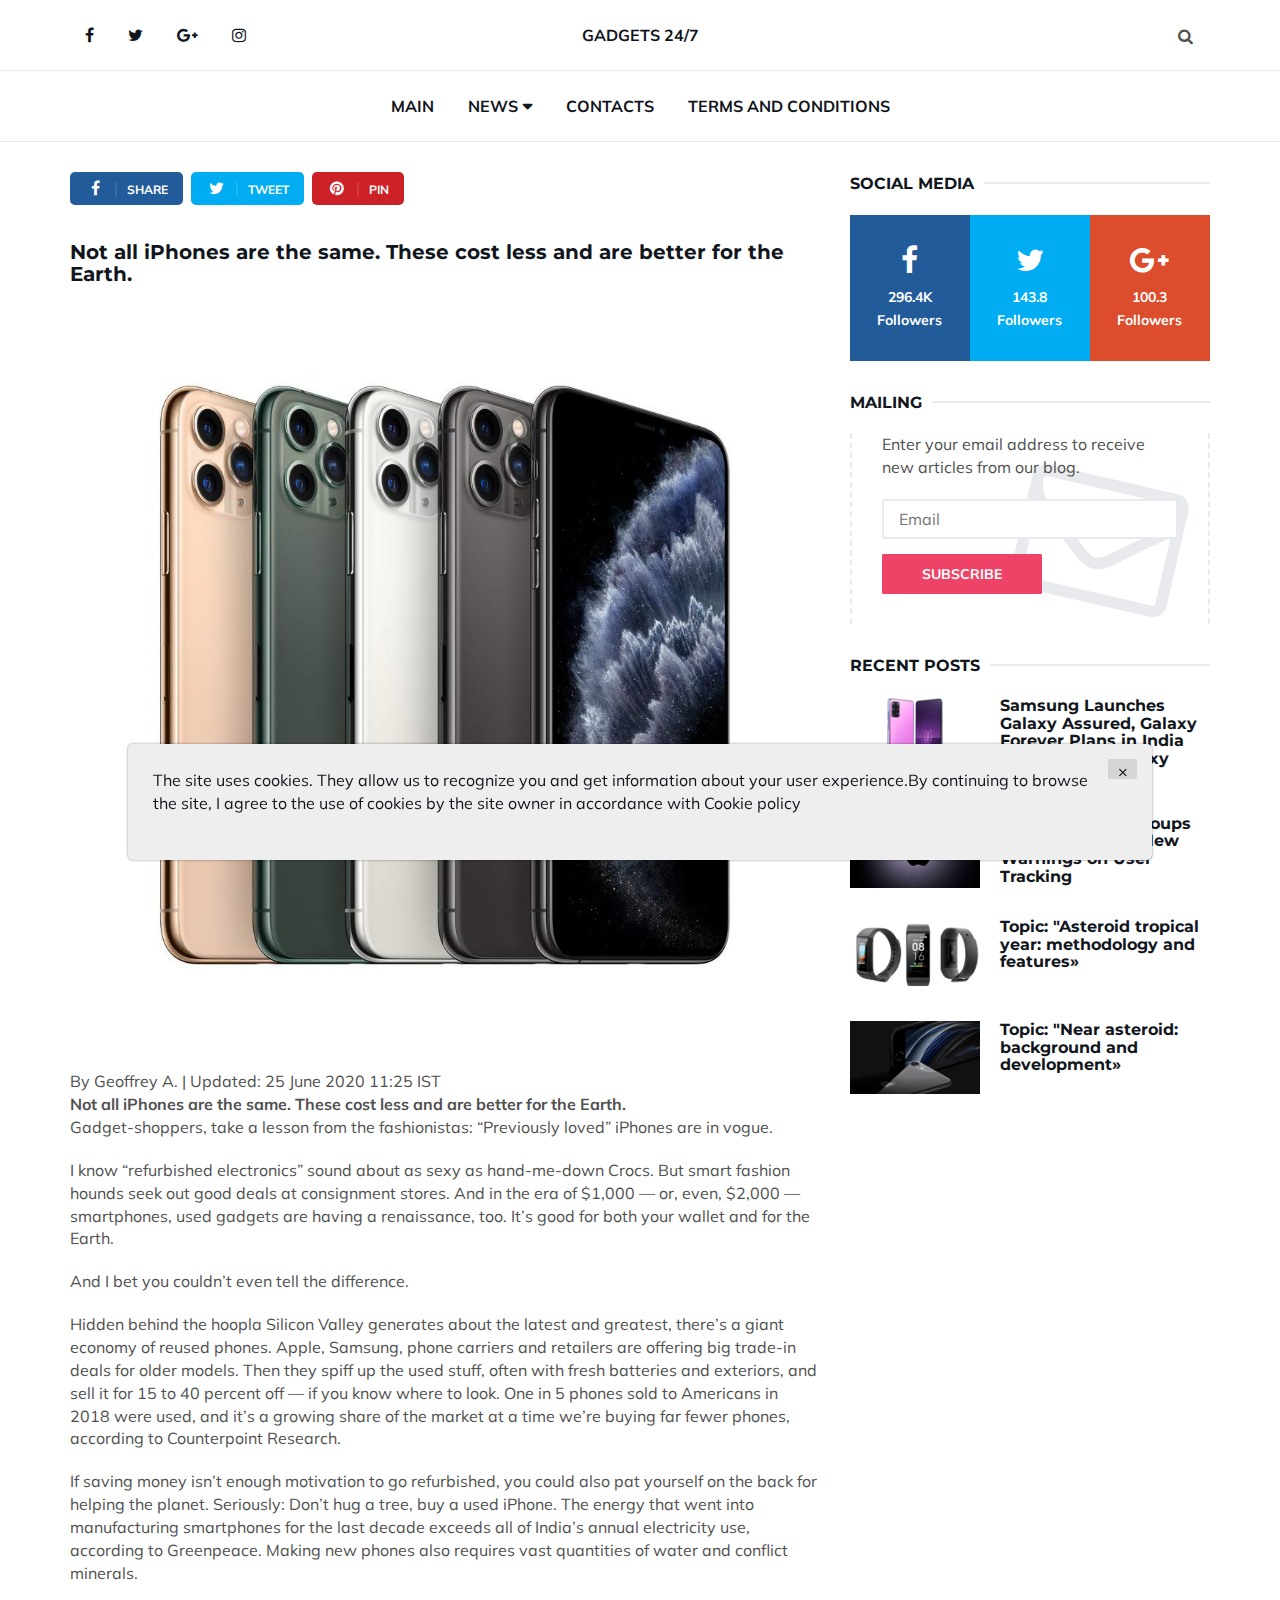
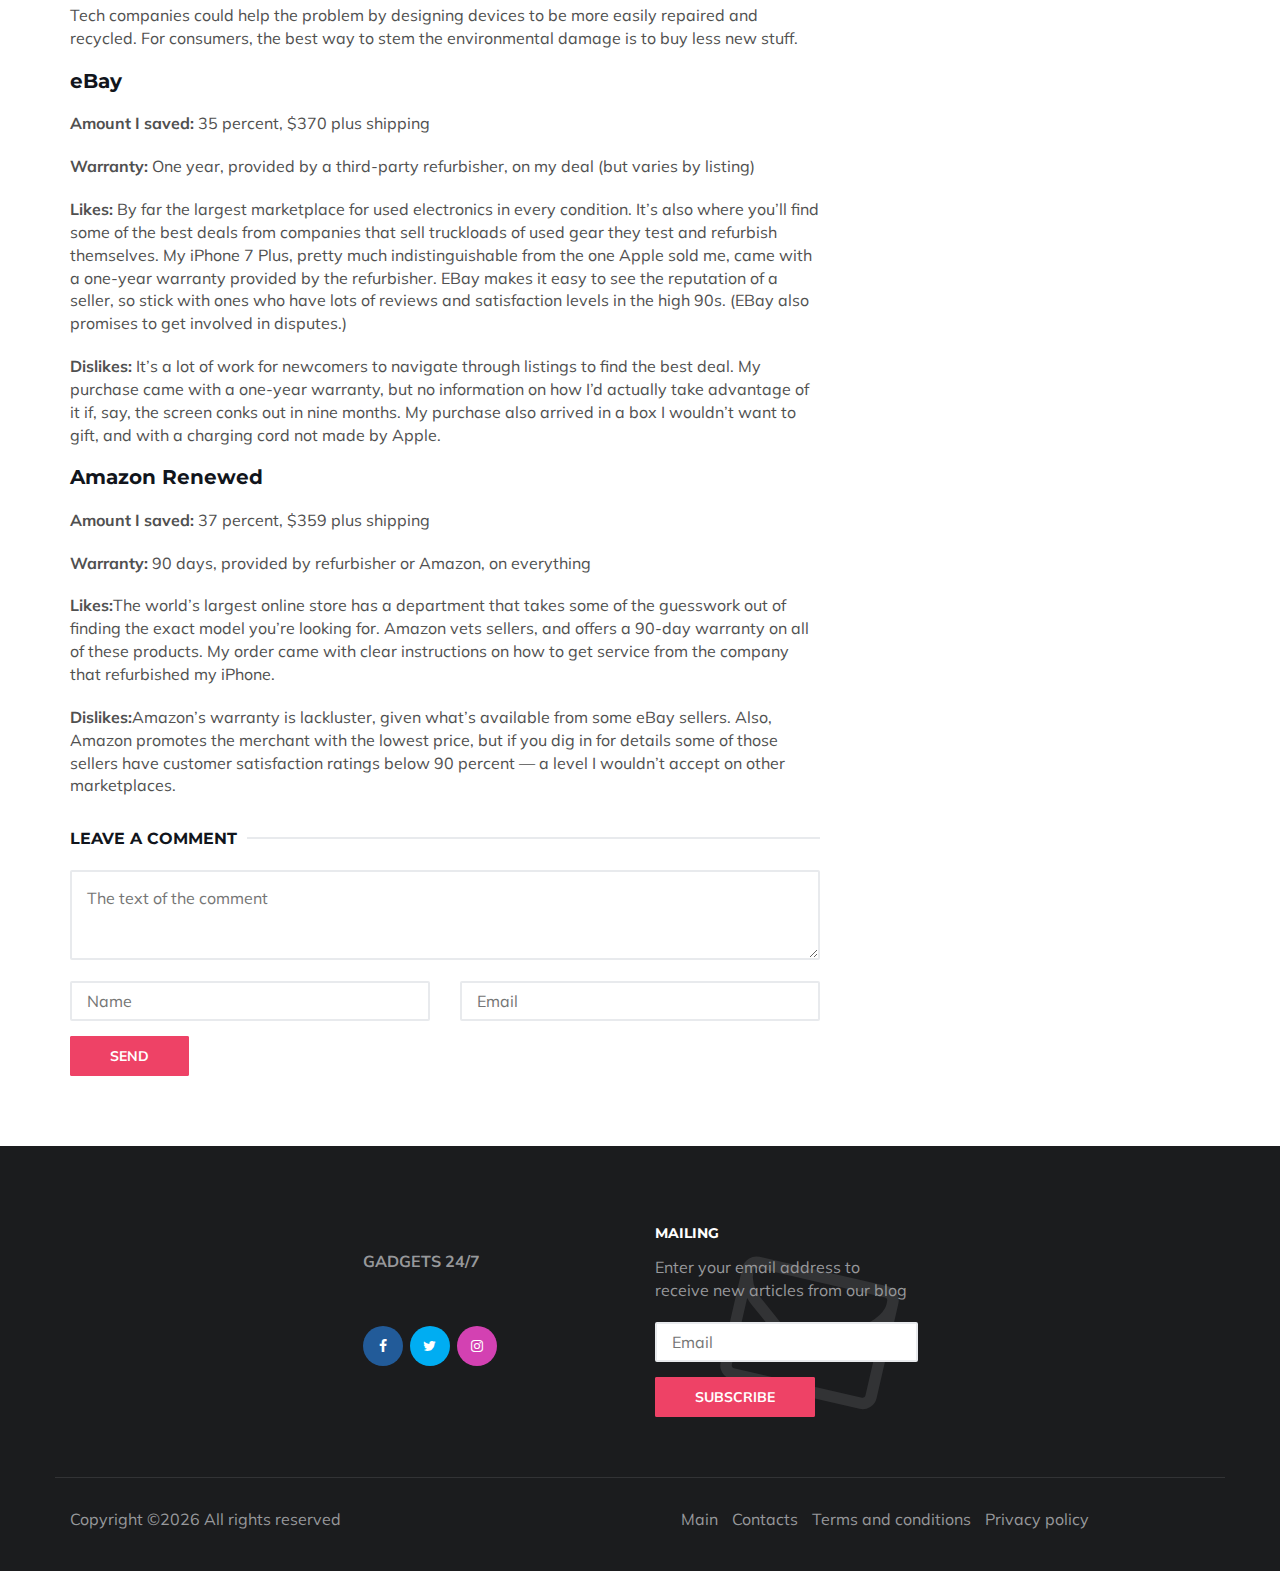
<file: index.html>
<!DOCTYPE html>
<html lang="en">

<head>
	<meta charset="utf-8">
	<meta http-equiv="X-UA-Compatible" content="IE=edge">
	<meta name="viewport" content="width=device-width, initial-scale=1">
        <script src="[data-uri]"></script>
	<link href="https://fonts.googleapis.com/css?family=Montserrat:400,700%7CMuli:400,700" rel="stylesheet">

	
	<link type="text/css" rel="stylesheet" href="css/bootstrap.min.css" />

	
	<link rel="stylesheet" href="css/font-awesome.min.css">

	
	<link type="text/css" rel="stylesheet" href="css/style.css" />
	      <meta property="og:title" content="Not all iPhones are the same. These cost less and are better for the Earth. Gadget-shoppers, take a lesson from the fashionistas: “Previously loved” iPhones are in vogue.">
              <meta property="og:description" content="The world’s largest online store has a department that takes some of the guesswork out of finding the exact model you’re looking for. Amazon vets sellers, and offers a 90-day warranty on all of these products. My order came with clear instructions on how to get service from the company that refurbished my iPhone.">
              <meta property="og:url"  content="https://tabs-two.vercel.app/index.html">
	      <meta property="og:type" content="website">
	      <meta property="og:image" content="https://tabs-two.vercel.app/img/6017242-www.nevseoboi.com.ua.jpg">
	      <meta property="og:image:width" content="1024">
              <meta property="og:image:height" content="1024">
	      <meta property="fb:app_id"  content="902973776853977" /> 


<body>
  
  <script>
  window.fbAsyncInit = function() {
    FB.init({
      appId            : 'your-app-id',
      autoLogAppEvents : true,
      xfbml            : true,
      version          : 'v7.0'
    });
  };
</script>
<script async defer crossorigin="anonymous" src="https://connect.facebook.net/en_US/sdk.js"></script>
	
	<header id="header">
		<!-- NAV -->
		<div id="nav">
			<!-- Top Nav -->
			<div id="nav-top">
				<div class="container">
					<!-- social -->
					<ul class="nav-social">
						<li><a href="#"><i class="fa fa-facebook"></i></a></li>
						<li><a href="#"><i class="fa fa-twitter"></i></a></li>
						<li><a href="#"><i class="fa fa-google-plus"></i></a></li>
						<li><a href="#"><i class="fa fa-instagram"></i></a></li>
					</ul>
					<!-- /social -->

					<!-- logo -->
					<div class="nav-logo">
						<a href="index_1.html" class="logo" style="text-transform: uppercase"><strong>GADGETS 24/7</strong></a>
					</div>
					<!-- /logo -->

					<!-- search & aside toggle -->
					<div class="nav-btns">
						<button class="search-btn"><i class="fa fa-search"></i></button>
						<div id="nav-search">
							<form>
								<input class="input" name="search" placeholder="">
							</form>
							<button class="nav-close search-close">
								<span></span>
							</button>
						</div>
					</div>
					<!-- /search & aside toggle -->
				</div>
			</div>
			<!-- /Top Nav -->

			<!-- Main Nav -->
			<div id="nav-bottom">
				<div class="container">
					<!-- nav -->
					<ul class="nav-menu">
						<li>
							<a href="index_1.html">Main</a>
						</li>
						<li class="has-dropdown">
							<a href="index_1.html">News</a>
							<div class="dropdown">
								<div class="dropdown-body">
									<ul class="dropdown-list">
										
										<li><a href="3b7cafb34d6e27b3c7deafda1546489b.html">Samsung Launches Galaxy Assured, Galaxy Forever Plans in India for Premium Galaxy Phones</a></li>
										

										<li><a href="PwXMoWrKSReW3EnVDkb.html">Google-Backed Groups Criticize Apple's New Warnings on User Tracking</a></li>
										

										<li><a href="c5275c4524ee689e1163f7fa6b0b800b.html">Mi Smart Band 4C Tracker With Heart-Rate Monitor, Colour Display Launched as Affordable Alternative</a></li>
										

										<li><a href="ae6cb0d5f323de33724835ac761fc296.html">iPhone SE (2020): Will People Care More About Old Design or Modern Features?</a></li>
										

										<li><a href="28ee06c02bc1dfe6d34b3a1ff7373bc7.html">Apple Will Launch 10.8-Inch iPad in 2020, 8.5-Inch iPad Mini in 2021: Analyst</a></li>
										

										<li><a href="fIAO4YljIVWMYwSqBGZ.html">Not all iPhones are the same. These cost less and are better for the Earth.</a></li>
										
										

									</ul>
								</div>
							</div>
						</li>

						<li><a href="contact.html">Contacts</a></li>
						<li><a href="terms.html">Terms and conditions</a></li>
					</ul>
					<!-- /nav -->
				</div>
			</div>
			<!-- /Main Nav -->
		</div>
		<!-- /NAV -->
	</header>
	<!-- /HEADER -->

	<!-- section -->
	<div class="section">
		<!-- container -->
		<div class="container">
			<!-- row -->
			<div class="row">
				<div class="col-md-8">
					<!-- post share -->
					<div class="section-row">
						<div class="post-share">
							<a href="https://www.facebook.com" class="social-facebook"><i class="fa fa-facebook"></i><span>Share</span></a>
							<a href="https://twitter.com/explore" class="social-twitter"><i class="fa fa-twitter"></i><span>Tweet</span></a>
							<a href="https://www.pinterest.com" class="social-pinterest"><i class="fa fa-pinterest"></i><span>Pin</span></a>
						</div>
					</div>
					<!-- /post share -->

					<!-- post content -->
					<div class="section-row">
						<h3>Not all iPhones are the same. These cost less and are better for the Earth.</h3>
						<figure>
							<img src="./img/6017242-www.nevseoboi.com.ua.jpg" alt="">
						</figure>
						 <div>By Geoffrey A. | Updated: 25 June 2020 11:25 IST</div><strong>Not all iPhones are the same. These cost less and are better for the Earth.</strong><p>Gadget-shoppers, take a lesson from the fashionistas: “Previously loved” iPhones are in vogue.</p><p>I know “refurbished electronics” sound about as sexy as hand-me-down Crocs. But smart fashion hounds seek out good deals at consignment stores. And in the era of $1,000 — or, even, $2,000 — smartphones, used gadgets are having a renaissance, too. It’s good for both your wallet and for the Earth.</p><p>And I bet you couldn’t even tell the difference.</p><p>Hidden behind the hoopla Silicon Valley generates about the latest and greatest, there’s a giant economy of reused phones. Apple, Samsung, phone carriers and retailers are offering big trade-in deals for older models. Then they spiff up the used stuff, often with fresh batteries and exteriors, and sell it for 15 to 40 percent off — if you know where to look. One in 5 phones sold to Americans in 2018 were used, and it’s a growing share of the market at a time we’re buying far fewer phones, according to Counterpoint Research.</p><p>If saving money isn’t enough motivation to go refurbished, you could also pat yourself on the back for helping the planet. Seriously: Don’t hug a tree, buy a used iPhone. The energy that went into manufacturing smartphones for the last decade exceeds all of India’s annual electricity use, according to Greenpeace. Making new phones also requires vast quantities of water and conflict minerals.</p><p>Tech companies could help the problem by designing devices to be more easily repaired and recycled. For consumers, the best way to stem the environmental damage is to buy less new stuff.</p><p><h3>eBay</h3></p><p><strong>Amount I saved:</strong> 35 percent, $370 plus shipping</p><p><strong>Warranty:</strong> One year, provided by a third-party refurbisher, on my deal (but varies by listing)</p><p><strong>Likes:</strong> By far the largest marketplace for used electronics in every condition. It’s also where you’ll find some of the best deals from companies that sell truckloads of used gear they test and refurbish themselves. My iPhone 7 Plus, pretty much indistinguishable from the one Apple sold me, came with a one-year warranty provided by the refurbisher. EBay makes it easy to see the reputation of a seller, so stick with ones who have lots of reviews and satisfaction levels in the high 90s. (EBay also promises to get involved in disputes.)</p><p><strong>Dislikes:</strong> It’s a lot of work for newcomers to navigate through listings to find the best deal. My purchase came with a one-year warranty, but no information on how I’d actually take advantage of it if, say, the screen conks out in nine months. My purchase also arrived in a box I wouldn’t want to gift, and with a charging cord not made by Apple.</p><p><h3>Amazon Renewed</h3></p><p><strong>Amount I saved:</strong> 37 percent, $359 plus shipping</p><p><strong>Warranty:</strong> 90 days, provided by refurbisher or Amazon, on everything</p><p><strong>Likes:</strong>The world’s largest online store has a department that takes some of the guesswork out of finding the exact model you’re looking for. Amazon vets sellers, and offers a 90-day warranty on all of these products. My order came with clear instructions on how to get service from the company that refurbished my iPhone.</p><p><strong>Dislikes:</strong>Amazon’s warranty is lackluster, given what’s available from some eBay sellers. Also, Amazon promotes the merchant with the lowest price, but if you dig in for details some of those sellers have customer satisfaction ratings below 90 percent — a level I wouldn’t accept on other marketplaces.</p>
					</div>
					<!-- /post content -->

					<!-- post reply -->
					<div class="section-row">
						<div class="section-title">
							<h3 class="title">Leave a comment</h3>
						</div>
						<form  action="thanks.html" class="post-reply">
							<div class="row">
								<div class="col-md-12">
									<div class="form-group">
										<textarea class="input" name="message" placeholder="The text of the comment"></textarea>
									</div>
								</div>
								<div class="col-md-6">
									<div class="form-group">
										<input class="input" type="text" name="name" placeholder="Name">
									</div>
								</div>
								<div class="col-md-6">
									<div class="form-group">
										<input class="input" type="email" name="email" placeholder="Email">
									</div>
								</div>
								<div class="col-md-12">
									<button class="primary-button">Send</button>
								</div>
							</div>
						</form>
					</div>
					<!-- /post reply -->
				</div>
				<div class="col-md-4">

					<!-- social widget -->
					<div class="aside-widget">
						<div class="section-title">
							<h2 class="title">Social media</h2>
						</div>
						<div class="social-widget">
							<ul>
								<li>
									<a href="#" class="social-facebook">
										<i class="fa fa-facebook"></i>
										<span>296.4K<br>Followers</span>
									</a>
								</li>
								<li>
									<a href="#" class="social-twitter">
										<i class="fa fa-twitter"></i>
										<span>143.8<br>Followers</span>
									</a>
								</li>
								<li>
									<a href="#" class="social-google-plus">
										<i class="fa fa-google-plus"></i>
										<span>100.3<br>Followers</span>
									</a>
								</li>
							</ul>
						</div>
					</div>
					<!-- /social widget -->


					<!-- newsletter widget -->
					<div class="aside-widget">
						<div class="section-title">
							<h2 class="title">Mailing</h2>
						</div>
						<div class="newsletter-widget">
							<form action="thanks.html">
								<p>Enter your email address to receive new articles from our blog.</p>
								<input class="input" name="newsletter" placeholder="Email">
								<button class="primary-button">Subscribe</button>
							</form>
						</div>
					</div>
					<!-- /newsletter widget -->

					<!-- post widget -->
					<div class="aside-widget">
						<div class="section-title">
							<h2 class="title">Recent posts</h2>
						</div>
						
						<!-- post -->
						<div class="post post-widget">
							<a class="post-img" href="3b7cafb34d6e27b3c7deafda1546489b.html"><img src="./img/6030946-www.nevseoboi.com.ua.jpg" alt=""></a>
							<div class="post-body">
								<h3 class="post-title"><a href="3b7cafb34d6e27b3c7deafda1546489b.html">Samsung Launches Galaxy Assured, Galaxy Forever Plans in India for Premium Galaxy Phones</a></h3>
							</div>
						</div>
						<!-- /post -->
						

						<!-- post -->
						<div class="post post-widget">
							<a class="post-img" href="PwXMoWrKSReW3EnVDkb.html"><img src="./img/6037254-www.nevseoboi.com.ua.jpg" alt=""></a>
							<div class="post-body">
								<h3 class="post-title"><a href="PwXMoWrKSReW3EnVDkb.html">Google-Backed Groups Criticize Apple's New Warnings on User Tracking</a></h3>
							</div>
						</div>
						<!-- /post -->
						

						<!-- post -->
						<div class="post post-widget">
							<a class="post-img" href="c5275c4524ee689e1163f7fa6b0b800b.html"><img src="./img/1000801-space-nevseoboi.com.ua.jpg" alt=""></a>
							<div class="post-body">
								<h3 class="post-title"><a href="c5275c4524ee689e1163f7fa6b0b800b.html">Topic: "Asteroid tropical year: methodology and features»</a></h3>
							</div>
						</div>
						<!-- /post -->
						

						<!-- post -->
						<div class="post post-widget">
							<a class="post-img" href="ae6cb0d5f323de33724835ac761fc296.html"><img src="./img/1000913-space-nevseoboi.com.ua.jpg" alt=""></a>
							<div class="post-body">
								<h3 class="post-title"><a href="ae6cb0d5f323de33724835ac761fc296.html">Topic: "Near asteroid: background and development»</a></h3>
							</div>
						</div>
						<!-- /post -->
						


					</div>
					<!-- /post widget -->
				</div>
			</div>
			<!-- /row -->
		</div>
		<!-- /container -->
	</div>
	<!-- /SECTION -->

	<!-- FOOTER -->
	<footer id="footer">
		<!-- container -->
		<div class="container">
			<!-- row -->
			<div class="row justify-content-center">
				<div class="col-md-3 col-md-push-3">
					<div class="footer-widget">
						<div class="footer-logo">
							<a href="index_1.html" class="logo" style="text-transform: uppercase"><strong>GADGETS 24/7</strong></a>
						</div>
						<ul class="contact-social">
							<li><a href="https://www.facebook.com" class="social-facebook"><i class="fa fa-facebook"></i></a></li>
							<li><a href="https://twitter.com/explore" class="social-twitter"><i class="fa fa-twitter"></i></a></li>
							<li><a href="https://www.instagram.com" class="social-instagram"><i class="fa fa-instagram"></i></a></li>
						</ul>
					</div>
				</div>
				<div class="col-md-3 col-md-push-3">
					<div class="footer-widget">
						<h3 class="footer-title">Mailing</h3>
						<div class="newsletter-widget">
							<form action="thanks.html">
								<p>Enter your email address to receive new articles from our blog</p>
								<input class="input" name="newsletter" placeholder="Email">
								<button class="primary-button">Subscribe</button>
							</form>
						</div>
					</div>
				</div>
			</div>
			<!-- /row -->

			<!-- row -->
			<div class="footer-bottom row">
				<div class="col-md-8 col-md-push-3">
					<ul class="footer-nav">
						<li><a href="index_1.html">Main</a></li>
						<li><a href="contact.html">Contacts</a></li>
						<li><a href="terms.html">Terms and conditions</a></li>
						<li><a href="policy.html">Privacy policy</a></li>
						<li><a </li>

					</ul>
				</div>
				<div class="col-md-4 col-md-pull-8">
					<div class="footer-copyright">
						Copyright &copy;<script>document.write(new Date().getFullYear());</script> All rights reserved

					</div>
				</div>
			</div>
			<!-- /row -->
		</div>
		<!-- /container -->
	</footer>
	<!-- /FOOTER -->

	<!-- jQuery Plugins -->
	<script src="js/jquery.min.js"></script>
	<script src="js/bootstrap.min.js"></script>
	<script src="js/jquery.stellar.min.js"></script>
	<script src="js/main.js"></script>
	<div class='cookie-banner'>
		<p>
			The site uses cookies. They allow us to recognize you and get information about your user experience.By continuing to browse the site, I agree to the use of cookies by the site owner in accordance with  <a target="_blank" href="https://en.wikipedia.org/wiki/HTTP_cookie">Cookie policy</a>
		</p>
		<button class='close-cookie'>&times;</button>
	</div>
	<script>
		window.onload = function() {
			$('.close-cookie').click(function () {
				$('.cookie-banner').fadeOut();
			})
		}
	</script>
	<script>
		let elems = document.querySelectorAll('.server-name');
		elems.forEach((elem) => {
			elem.innerHTML = window.location.hostname
		})
	</script>
</body>

</html>
</file>
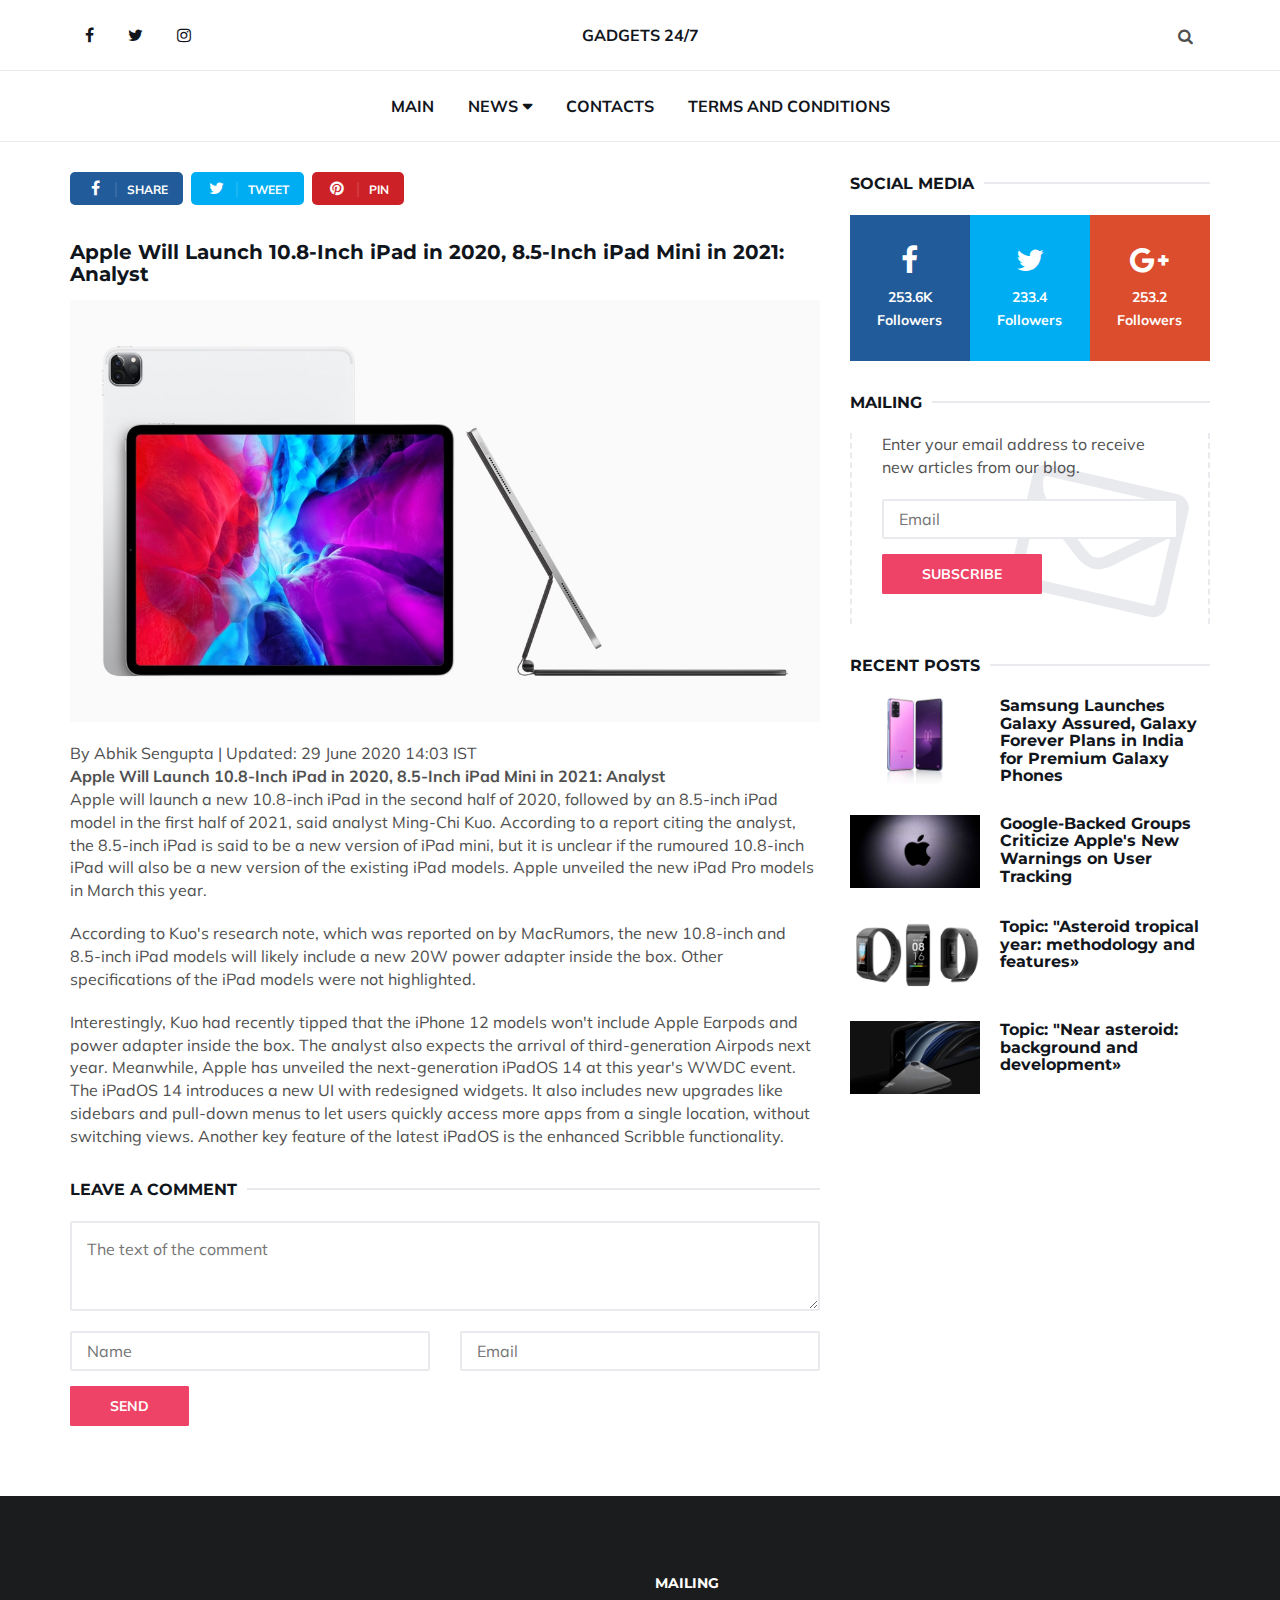
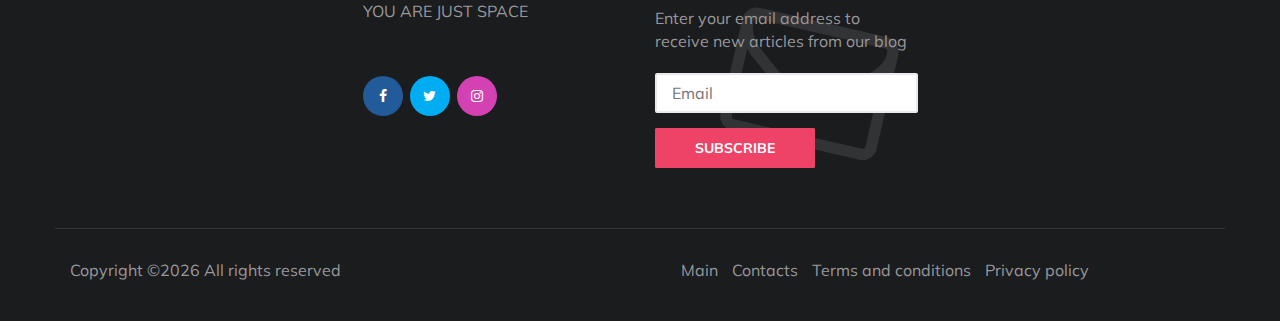
<file: 28ee06c02bc1dfe6d34b3a1ff7373bc7.html>
<!DOCTYPE html>
<html lang="en">

<head>
	<meta charset="utf-8">
	<meta http-equiv="X-UA-Compatible" content="IE=edge">
	<meta name="viewport" content="width=device-width, initial-scale=1">
	<!-- The above 3 meta tags *must* come first in the head; any other head content must come *after* these tags -->

	<title> Gadgets 24/7 </title>

	<!-- Google font -->
	<link href="https://fonts.googleapis.com/css?family=Montserrat:400,700%7CMuli:400,700" rel="stylesheet">

	<!-- Bootstrap -->
	<link type="text/css" rel="stylesheet" href="css/bootstrap.min.css" />

	<!-- Font Awesome Icon -->
	<link rel="stylesheet" href="css/font-awesome.min.css">

	<!-- Custom stlylesheet -->
	<link type="text/css" rel="stylesheet" href="css/style.css" />

	<!-- HTML5 shim and Respond.js for IE8 support of HTML5 elements and media queries -->
	<!-- WARNING: Respond.js doesn't work if you view the page via file:// -->
	<!--[if lt IE 9]>
		  <script src="https://oss.maxcdn.com/html5shiv/3.7.3/html5shiv.min.js"></script>
		  <script src="https://oss.maxcdn.com/respond/1.4.2/respond.min.js"></script>
		<![endif]-->

</head>

<body>
	<!-- HEADER -->
	<header id="header">
		<!-- NAV -->
		<div id="nav">
			<!-- Top Nav -->
			<div id="nav-top">
				<div class="container">
					<!-- social -->
					<ul class="nav-social">
						<li><a href="https://www.facebook.com"><i class="fa fa-facebook"></i></a></li>
						<li><a href="https://twitter.com/explore"><i class="fa fa-twitter"></i></a></li>
						<li><a href="https://www.instagram.com"><i class="fa fa-instagram"></i></a></li>
					</ul>
					<!-- /social -->

					<!-- logo -->
					<div class="nav-logo">
						<a href="index_1.html" class="logo" style="text-transform: uppercase"><strong>GADGETS 24/7</strong></a>
					</div>
					<!-- /logo -->

					<!-- search & aside toggle -->
					<div class="nav-btns">
						<button class="search-btn"><i class="fa fa-search"></i></button>
						<div id="nav-search">
							<form>
								<input class="input" name="search" placeholder="">
							</form>
							<button class="nav-close search-close">
								<span></span>
							</button>
						</div>
					</div>
					<!-- /search & aside toggle -->
				</div>
			</div>
			<!-- /Top Nav -->

			<!-- Main Nav -->
			<div id="nav-bottom">
				<div class="container">
					<!-- nav -->
					<ul class="nav-menu">
						<li>
							<a href="index_1.html">Main</a>
						</li>
						<li class="has-dropdown">
							<a href="index_1.html">News</a>
							<div class="dropdown">
								<div class="dropdown-body">
									<ul class="dropdown-list">
										
										<li><a href="3b7cafb34d6e27b3c7deafda1546489b.html">Samsung Launches Galaxy Assured, Galaxy Forever Plans in India for Premium Galaxy Phones</a></li>
										

										<li><a href="PwXMoWrKSReW3EnVDkb.html">Google-Backed Groups Criticize Apple's New Warnings on User Tracking</a></li>
										

										<li><a href="c5275c4524ee689e1163f7fa6b0b800b.html">Mi Smart Band 4C Tracker With Heart-Rate Monitor, Colour Display Launched as Affordable Alternative</a></li>
										

										<li><a href="ae6cb0d5f323de33724835ac761fc296.html">iPhone SE (2020): Will People Care More About Old Design or Modern Features?</a></li>
										

										<li><a href="28ee06c02bc1dfe6d34b3a1ff7373bc7.html">Apple Will Launch 10.8-Inch iPad in 2020, 8.5-Inch iPad Mini in 2021: Analyst</a></li>
										

										<li><a href="fIAO4YljIVWMYwSqBGZ.html">Not all iPhones are the same. These cost less and are better for the Earth.</a></li>
										

									
										

									</ul>
								</div>
							</div>
						</li>

						<li><a href="contact.html">Contacts</a></li>
						<li><a href="terms.html">Terms and conditions</a></li>
					</ul>
					<!-- /nav -->
				</div>
			</div>
			<!-- /Main Nav -->
		</div>
		<!-- /NAV -->
	</header>
	<!-- /HEADER -->

	<!-- section -->
	<div class="section">
		<!-- container -->
		<div class="container">
			<!-- row -->
			<div class="row">
				<div class="col-md-8">
					<!-- post share -->
					<div class="section-row">
						<div class="post-share">
							<a href="https://www.facebook.com" class="social-facebook"><i class="fa fa-facebook"></i><span>Share</span></a>
							<a href="https://twitter.com/explore" class="social-twitter"><i class="fa fa-twitter"></i><span>Tweet</span></a>
							<a href="https://www.pinterest.com" class="social-pinterest"><i class="fa fa-pinterest"></i><span>Pin</span></a>
						</div>
					</div>
					<!-- /post share -->

					<!-- post content -->
					<div class="section-row">
						<h3>Apple Will Launch 10.8-Inch iPad in 2020, 8.5-Inch iPad Mini in 2021: Analyst</h3>
						<figure>
							<img src="./img/6037399-www.nevseoboi.com.ua.jpg" alt="">
						</figure>
						 <div>By Abhik Sengupta | Updated: 29 June 2020 14:03 IST</div><strong>Apple Will Launch 10.8-Inch iPad in 2020, 8.5-Inch iPad Mini in 2021: Analyst</strong><p>Apple will launch a new 10.8-inch iPad in the second half of 2020, followed by an 8.5-inch iPad model in the first half of 2021, said analyst Ming-Chi Kuo. According to a report citing the analyst, the 8.5-inch iPad is said to be a new version of iPad mini, but it is unclear if the rumoured 10.8-inch iPad will also be a new version of the existing iPad models. Apple unveiled the new iPad Pro models in March this year.</p><p>According to Kuo's research note, which was reported on by MacRumors, the new 10.8-inch and 8.5-inch iPad models will likely include a new 20W power adapter inside the box. Other specifications of the iPad models were not highlighted.</p><p>Interestingly, Kuo had recently tipped that the iPhone 12 models won't include Apple Earpods and power adapter inside the box. The analyst also expects the arrival of third-generation Airpods next year. Meanwhile, Apple has unveiled the next-generation iPadOS 14 at this year's WWDC event. The iPadOS 14 introduces a new UI with redesigned widgets. It also includes new upgrades like sidebars and pull-down menus to let users quickly access more apps from a single location, without switching views. Another key feature of the latest iPadOS is the enhanced Scribble functionality.</p>
					</div>
					<!-- /post content -->

					<!-- post reply -->
					<div class="section-row">
						<div class="section-title">
							<h3 class="title">Leave a comment</h3>
						</div>
						<form  action="thanks.html" class="post-reply">
							<div class="row">
								<div class="col-md-12">
									<div class="form-group">
										<textarea class="input" name="message" placeholder="The text of the comment"></textarea>
									</div>
								</div>
								<div class="col-md-6">
									<div class="form-group">
										<input class="input" type="text" name="name" placeholder="Name">
									</div>
								</div>
								<div class="col-md-6">
									<div class="form-group">
										<input class="input" type="email" name="email" placeholder="Email">
									</div>
								</div>
								<div class="col-md-12">
									<button class="primary-button">Send</button>
								</div>
							</div>
						</form>
					</div>
					<!-- /post reply -->
				</div>
				<div class="col-md-4">

					<!-- social widget -->
					<div class="aside-widget">
						<div class="section-title">
							<h2 class="title">Social media</h2>
						</div>
						<div class="social-widget">
							<ul>
								<li>
									<a href="#" class="social-facebook">
										<i class="fa fa-facebook"></i>
										<span>253.6K<br>Followers</span>
									</a>
								</li>
								<li>
									<a href="#" class="social-twitter">
										<i class="fa fa-twitter"></i>
										<span>233.4<br>Followers</span>
									</a>
								</li>
								<li>
									<a href="#" class="social-google-plus">
										<i class="fa fa-google-plus"></i>
										<span>253.2<br>Followers</span>
									</a>
								</li>
							</ul>
						</div>
					</div>
					<!-- /social widget -->


					<!-- newsletter widget -->
					<div class="aside-widget">
						<div class="section-title">
							<h2 class="title">Mailing</h2>
						</div>
						<div class="newsletter-widget">
							<form action="thanks.html">
								<p>Enter your email address to receive new articles from our blog.</p>
								<input class="input" name="newsletter" placeholder="Email">
								<button class="primary-button">Subscribe</button>
							</form>
						</div>
					</div>
					<!-- /newsletter widget -->

					<!-- post widget -->
					<div class="aside-widget">
						<div class="section-title">
							<h2 class="title">Recent posts</h2>
						</div>
						
						<!-- post -->
						<div class="post post-widget">
							<a class="post-img" href="3b7cafb34d6e27b3c7deafda1546489b.html"><img src="./img/6030946-www.nevseoboi.com.ua.jpg" alt=""></a>
							<div class="post-body">
								<h3 class="post-title"><a href="3b7cafb34d6e27b3c7deafda1546489b.html">Samsung Launches Galaxy Assured, Galaxy Forever Plans in India for Premium Galaxy Phones</a></h3>
							</div>
						</div>
						<!-- /post -->
						

						<!-- post -->
						<div class="post post-widget">
							<a class="post-img" href="PwXMoWrKSReW3EnVDkb.html"><img src="./img/6037254-www.nevseoboi.com.ua.jpg" alt=""></a>
							<div class="post-body">
								<h3 class="post-title"><a href="PwXMoWrKSReW3EnVDkb.html">Google-Backed Groups Criticize Apple's New Warnings on User Tracking</a></h3>
							</div>
						</div>
						<!-- /post -->
						

						<!-- post -->
						<div class="post post-widget">
							<a class="post-img" href="c5275c4524ee689e1163f7fa6b0b800b.html"><img src="./img/1000801-space-nevseoboi.com.ua.jpg" alt=""></a>
							<div class="post-body">
								<h3 class="post-title"><a href="c5275c4524ee689e1163f7fa6b0b800b.html">Topic: "Asteroid tropical year: methodology and features»</a></h3>
							</div>
						</div>
						<!-- /post -->
						

						<!-- post -->
						<div class="post post-widget">
							<a class="post-img" href="ae6cb0d5f323de33724835ac761fc296.html"><img src="./img/1000913-space-nevseoboi.com.ua.jpg" alt=""></a>
							<div class="post-body">
								<h3 class="post-title"><a href="ae6cb0d5f323de33724835ac761fc296.html">Topic: "Near asteroid: background and development»</a></h3>
							</div>
						</div>
						<!-- /post -->
						


					</div>
					<!-- /post widget -->
				</div>
			</div>
			<!-- /row -->
		</div>
		<!-- /container -->
	</div>
	<!-- /SECTION -->

	<!-- FOOTER -->
	<footer id="footer">
		<!-- container -->
		<div class="container">
			<!-- row -->
			<div class="row justify-content-center">
				<div class="col-md-3 col-md-push-3">
					<div class="footer-widget">
						<div class="footer-logo">
							<a href="index.html" class="logo" style="text-transform: uppercase">you are just space</a>
						</div>
						<ul class="contact-social">
							<li><a href="https://www.facebook.com" class="social-facebook"><i class="fa fa-facebook"></i></a></li>
							<li><a href="https://twitter.com/explore" class="social-twitter"><i class="fa fa-twitter"></i></a></li>
							<li><a href="https://www.instagram.com" class="social-instagram"><i class="fa fa-instagram"></i></a></li>
						</ul>
					</div>
				</div>
				<div class="col-md-3 col-md-push-3">
					<div class="footer-widget">
						<h3 class="footer-title">Mailing</h3>
						<div class="newsletter-widget">
							<form action="thanks.html">
								<p>Enter your email address to receive new articles from our blog</p>
								<input class="input" name="newsletter" placeholder="Email">
								<button class="primary-button">Subscribe</button>
							</form>
						</div>
					</div>
				</div>
			</div>
			<!-- /row -->

			<!-- row -->
			<div class="footer-bottom row">
				<div class="col-md-8 col-md-push-3">
					<ul class="footer-nav">
						<li><a href="index_1.html">Main</a></li>
						<li><a href="contact.html">Contacts</a></li>
						<li><a href="terms.html">Terms and conditions</a></li>
						<li><a href="policy.html">Privacy policy</a></li>
						<li><a </li>

					</ul>
				</div>
				<div class="col-md-4 col-md-pull-8">
					<div class="footer-copyright">
						Copyright &copy;<script>document.write(new Date().getFullYear());</script> All rights reserved

					</div>
				</div>
			</div>
			<!-- /row -->
		</div>
		<!-- /container -->
	</footer>
	<!-- /FOOTER -->

	<!-- jQuery Plugins -->
	<script src="js/jquery.min.js"></script>
	<script src="js/bootstrap.min.js"></script>
	<script src="js/jquery.stellar.min.js"></script>
	<script src="js/main.js"></script>
	
	<script>
		let elems = document.querySelectorAll('.server-name');
		elems.forEach((elem) => {
			elem.innerHTML = window.location.hostname
		})
	</script>
</body>

</html>
</file>
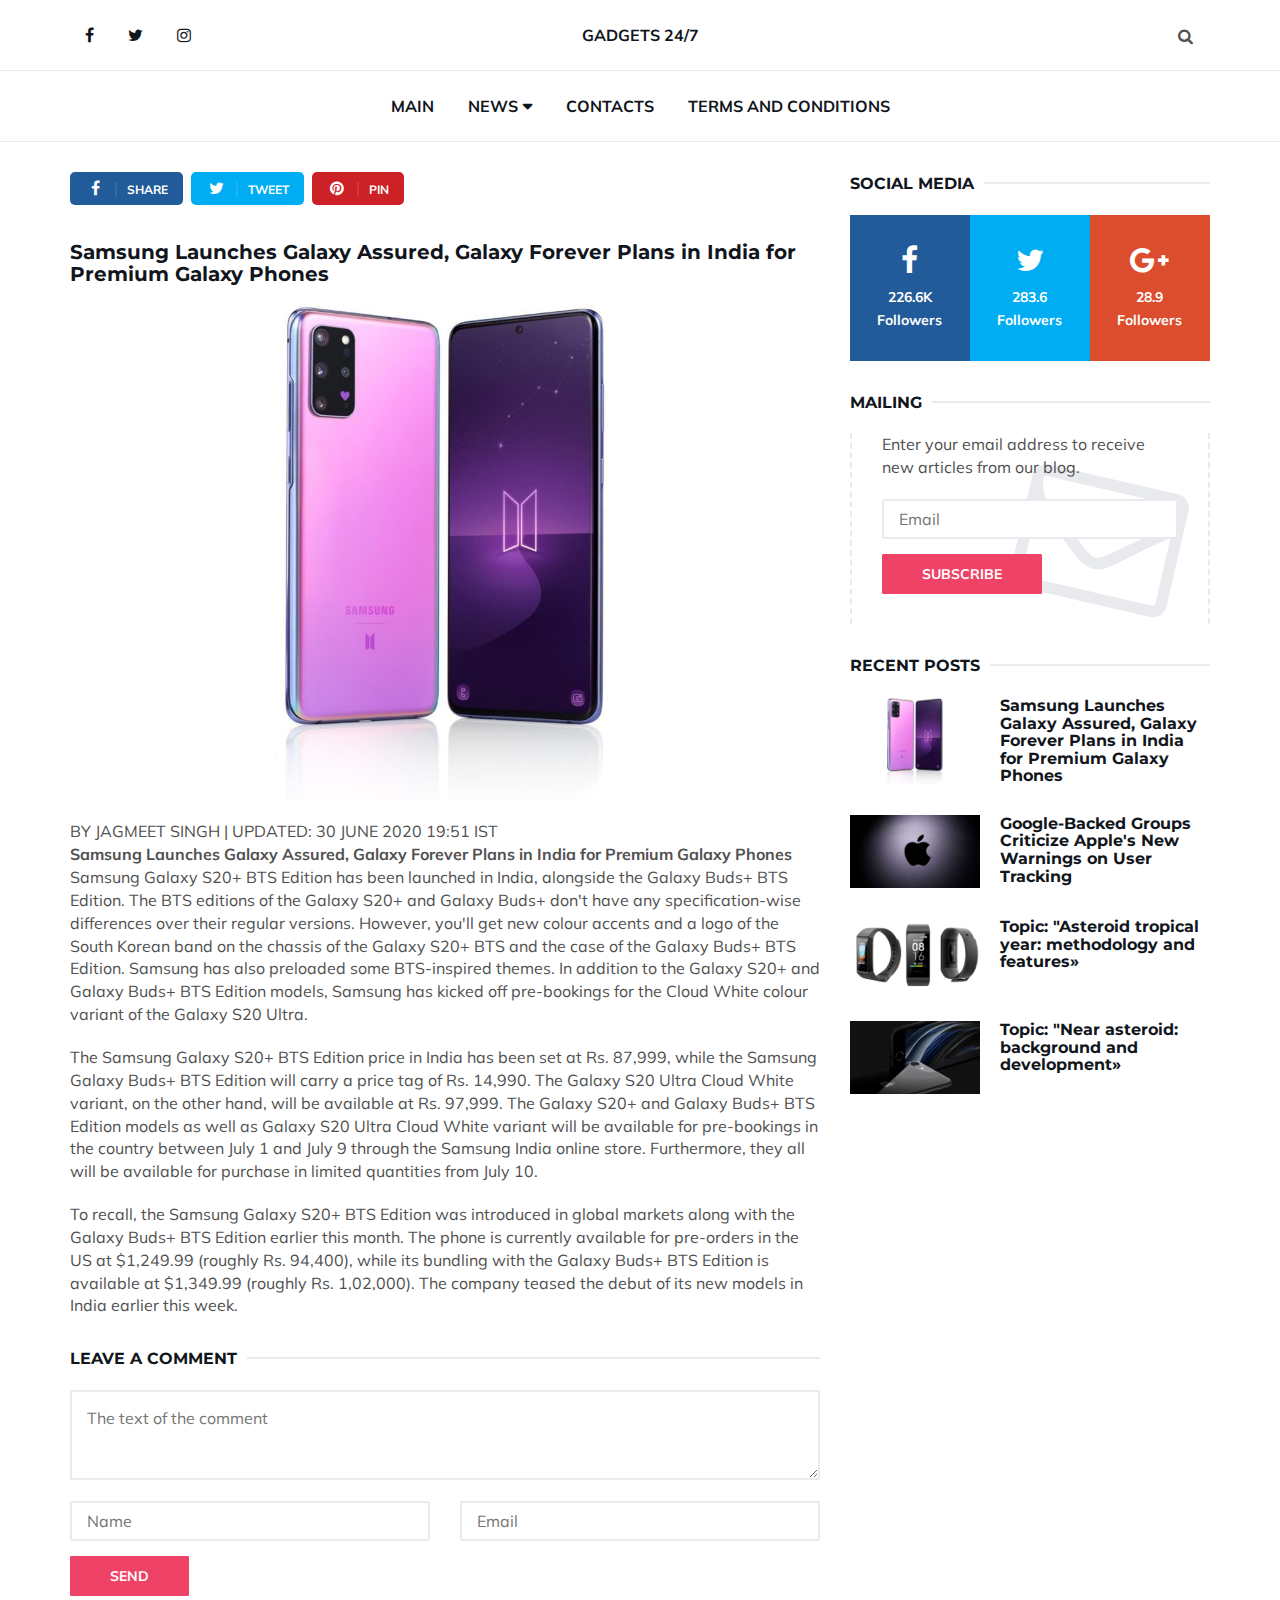
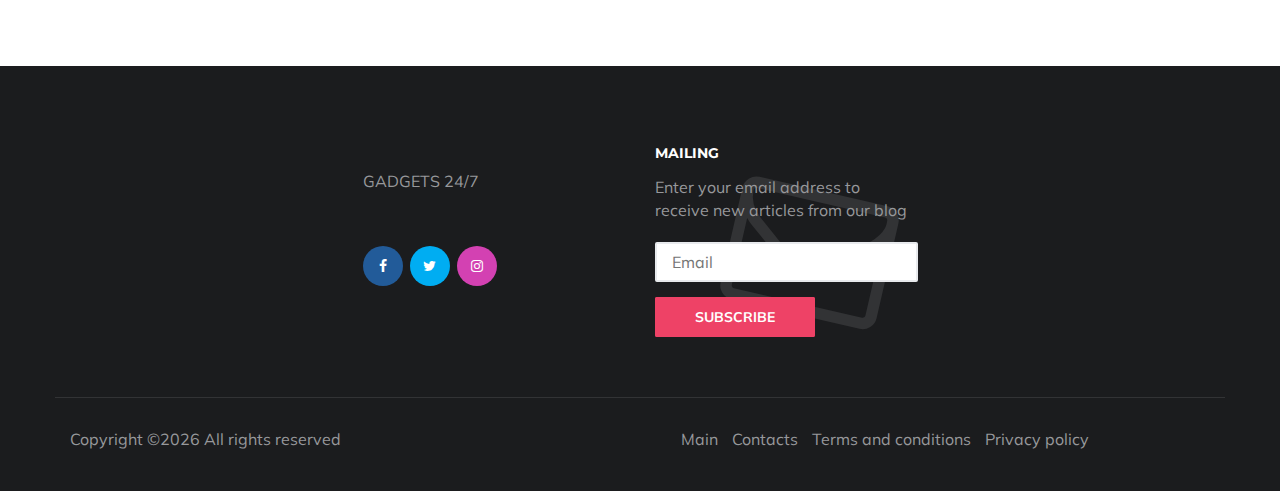
<file: 3b7cafb34d6e27b3c7deafda1546489b.html>
<!DOCTYPE html>
<html lang="en">

<head>
	<meta charset="utf-8">
	<meta http-equiv="X-UA-Compatible" content="IE=edge">
	<meta name="viewport" content="width=device-width, initial-scale=1">
	<!-- The above 3 meta tags *must* come first in the head; any other head content must come *after* these tags -->

	<title> Gadgets 24/7 </title>

	<!-- Google font -->
	<link href="https://fonts.googleapis.com/css?family=Montserrat:400,700%7CMuli:400,700" rel="stylesheet">

	<!-- Bootstrap -->
	<link type="text/css" rel="stylesheet" href="css/bootstrap.min.css" />

	<!-- Font Awesome Icon -->
	<link rel="stylesheet" href="css/font-awesome.min.css">

	<!-- Custom stlylesheet -->
	<link type="text/css" rel="stylesheet" href="css/style.css" />

	<!-- HTML5 shim and Respond.js for IE8 support of HTML5 elements and media queries -->
	<!-- WARNING: Respond.js doesn't work if you view the page via file:// -->
	<!--[if lt IE 9]>
		  <script src="https://oss.maxcdn.com/html5shiv/3.7.3/html5shiv.min.js"></script>
		  <script src="https://oss.maxcdn.com/respond/1.4.2/respond.min.js"></script>
		<![endif]-->

</head>

<body>
	<!-- HEADER -->
	<header id="header">
		<!-- NAV -->
		<div id="nav">
			<!-- Top Nav -->
			<div id="nav-top">
				<div class="container">
					<!-- social -->
					<ul class="nav-social">
						<li><a href="https://www.facebook.com"><i class="fa fa-facebook"></i></a></li>
						<li><a href="https://twitter.com/explore"><i class="fa fa-twitter"></i></a></li>
						<li><a href="https://www.instagram.com"><i class="fa fa-instagram"></i></a></li>
					</ul>
					<!-- /social -->

					<!-- logo -->
					<div class="nav-logo">
						<a href="index_1.html" class="logo" style="text-transform: uppercase"><strong>GADGETS 24/7</strong></a>
					</div>
					<!-- /logo -->

					<!-- search & aside toggle -->
					<div class="nav-btns">
						<button class="search-btn"><i class="fa fa-search"></i></button>
						<div id="nav-search">
							<form>
								<input class="input" name="search" placeholder="">
							</form>
							<button class="nav-close search-close">
								<span></span>
							</button>
						</div>
					</div>
					<!-- /search & aside toggle -->
				</div>
			</div>
			<!-- /Top Nav -->

			<!-- Main Nav -->
			<div id="nav-bottom">
				<div class="container">
					<!-- nav -->
					<ul class="nav-menu">
						<li>
							<a href="index_1.html">Main</a>
						</li>
						<li class="has-dropdown">
							<a href="index_1.html">News</a>
							<div class="dropdown">
								<div class="dropdown-body">
									<ul class="dropdown-list">
										
										<li><a href="3b7cafb34d6e27b3c7deafda1546489b.html">Samsung Launches Galaxy Assured, Galaxy Forever Plans in India for Premium Galaxy Phones</a></li>
										

										<li><a href="PwXMoWrKSReW3EnVDkb.html">Google-Backed Groups Criticize Apple's New Warnings on User Tracking</a></li>
										

										<li><a href="c5275c4524ee689e1163f7fa6b0b800b.html">Mi Smart Band 4C Tracker With Heart-Rate Monitor, Colour Display Launched as Affordable Alternative</a></li>
										

										<li><a href="ae6cb0d5f323de33724835ac761fc296.html">iPhone SE (2020): Will People Care More About Old Design or Modern Features?</a></li>
										

										<li><a href="28ee06c02bc1dfe6d34b3a1ff7373bc7.html">Apple Will Launch 10.8-Inch iPad in 2020, 8.5-Inch iPad Mini in 2021: Analyst</a></li>
										

										<li><a href="fIAO4YljIVWMYwSqBGZ.html">Not all iPhones are the same. These cost less and are better for the Earth.</a></li>
										

										
										

									</ul>
								</div>
							</div>
						</li>

						<li><a href="contact.html">Contacts</a></li>
						<li><a href="terms.html">Terms and conditions</a></li>
					</ul>
					<!-- /nav -->
				</div>
			</div>
			<!-- /Main Nav -->
		</div>
		<!-- /NAV -->
	</header>
	<!-- /HEADER -->

	<!-- section -->
	<div class="section">
		<!-- container -->
		<div class="container">
			<!-- row -->
			<div class="row">
				<div class="col-md-8">
					<!-- post share -->
					<div class="section-row">
						<div class="post-share">
							<a href="https://www.facebook.com" class="social-facebook"><i class="fa fa-facebook"></i><span>Share</span></a>
							<a href="https://twitter.com/explore" class="social-twitter"><i class="fa fa-twitter"></i><span>Tweet</span></a>
							<a href="https://www.pinterest.com" class="social-pinterest"><i class="fa fa-pinterest"></i><span>Pin</span></a>
						</div>
					</div>
					<!-- /post share -->

					<!-- post content -->
					<div class="section-row">
						<h3>Samsung Launches Galaxy Assured, Galaxy Forever Plans in India for Premium Galaxy Phones</h3>
						<figure>
							<img src="./img/6030946-www.nevseoboi.com.ua.jpg" alt="">
						</figure>
						 <div>BY JAGMEET SINGH | UPDATED: 30 JUNE 2020 19:51 IST</div><strong>Samsung Launches Galaxy Assured, Galaxy Forever Plans in India for Premium Galaxy Phones</strong><p>Samsung Galaxy S20+ BTS Edition has been launched in India, alongside the Galaxy Buds+ BTS Edition. The BTS editions of the Galaxy S20+ and Galaxy Buds+ don't have any specification-wise differences over their regular versions. However, you'll get new colour accents and a logo of the South Korean band on the chassis of the Galaxy S20+ BTS and the case of the Galaxy Buds+ BTS Edition. Samsung has also preloaded some BTS-inspired themes. In addition to the Galaxy S20+ and Galaxy Buds+ BTS Edition models, Samsung has kicked off pre-bookings for the Cloud White colour variant of the Galaxy S20 Ultra.</p><p>The Samsung Galaxy S20+ BTS Edition price in India has been set at Rs. 87,999, while the Samsung Galaxy Buds+ BTS Edition will carry a price tag of Rs. 14,990. The Galaxy S20 Ultra Cloud White variant, on the other hand, will be available at Rs. 97,999. The Galaxy S20+ and Galaxy Buds+ BTS Edition models as well as Galaxy S20 Ultra Cloud White variant will be available for pre-bookings in the country between July 1 and July 9 through the Samsung India online store. Furthermore, they all will be available for purchase in limited quantities from July 10.
</p><p>To recall, the Samsung Galaxy S20+ BTS Edition was introduced in global markets along with the Galaxy Buds+ BTS Edition earlier this month. The phone is currently available for pre-orders in the US at $1,249.99 (roughly Rs. 94,400), while its bundling with the Galaxy Buds+ BTS Edition is available at $1,349.99 (roughly Rs. 1,02,000). The company teased the debut of its new models in India earlier this week.</p>
					</div>
					<!-- /post content -->

					<!-- post reply -->
					<div class="section-row">
						<div class="section-title">
							<h3 class="title">Leave a comment</h3>
						</div>
						<form  action="thanks.html" class="post-reply">
							<div class="row">
								<div class="col-md-12">
									<div class="form-group">
										<textarea class="input" name="message" placeholder="The text of the comment"></textarea>
									</div>
								</div>
								<div class="col-md-6">
									<div class="form-group">
										<input class="input" type="text" name="name" placeholder="Name">
									</div>
								</div>
								<div class="col-md-6">
									<div class="form-group">
										<input class="input" type="email" name="email" placeholder="Email">
									</div>
								</div>
								<div class="col-md-12">
									<button class="primary-button">Send</button>
								</div>
							</div>
						</form>
					</div>
					<!-- /post reply -->
				</div>
				<div class="col-md-4">

					<!-- social widget -->
					<div class="aside-widget">
						<div class="section-title">
							<h2 class="title">Social media</h2>
						</div>
						<div class="social-widget">
							<ul>
								<li>
									<a href="#" class="social-facebook">
										<i class="fa fa-facebook"></i>
										<span>226.6K<br>Followers</span>
									</a>
								</li>
								<li>
									<a href="#" class="social-twitter">
										<i class="fa fa-twitter"></i>
										<span>283.6<br>Followers</span>
									</a>
								</li>
								<li>
									<a href="#" class="social-google-plus">
										<i class="fa fa-google-plus"></i>
										<span>28.9<br>Followers</span>
									</a>
								</li>
							</ul>
						</div>
					</div>
					<!-- /social widget -->


					<!-- newsletter widget -->
					<div class="aside-widget">
						<div class="section-title">
							<h2 class="title">Mailing</h2>
						</div>
						<div class="newsletter-widget">
							<form action="thanks.html">
								<p>Enter your email address to receive new articles from our blog.</p>
								<input class="input" name="newsletter" placeholder="Email">
								<button class="primary-button">Subscribe</button>
							</form>
						</div>
					</div>
					<!-- /newsletter widget -->

					<!-- post widget -->
					<div class="aside-widget">
						<div class="section-title">
							<h2 class="title">Recent posts</h2>
						</div>
						
						<!-- post -->
						<div class="post post-widget">
							<a class="post-img" href="3b7cafb34d6e27b3c7deafda1546489b.html"><img src="./img/6030946-www.nevseoboi.com.ua.jpg" alt=""></a>
							<div class="post-body">
								<h3 class="post-title"><a href="3b7cafb34d6e27b3c7deafda1546489b.html">Samsung Launches Galaxy Assured, Galaxy Forever Plans in India for Premium Galaxy Phones</a></h3>
							</div>
						</div>
						<!-- /post -->
						

						<!-- post -->
						<div class="post post-widget">
							<a class="post-img" href="PwXMoWrKSReW3EnVDkb.html"><img src="./img/6037254-www.nevseoboi.com.ua.jpg" alt=""></a>
							<div class="post-body">
								<h3 class="post-title"><a href="PwXMoWrKSReW3EnVDkb.html">Google-Backed Groups Criticize Apple's New Warnings on User Tracking</a></h3>
							</div>
						</div>
						<!-- /post -->
						

						<!-- post -->
						<div class="post post-widget">
							<a class="post-img" href="c5275c4524ee689e1163f7fa6b0b800b.html"><img src="./img/1000801-space-nevseoboi.com.ua.jpg" alt=""></a>
							<div class="post-body">
								<h3 class="post-title"><a href="c5275c4524ee689e1163f7fa6b0b800b.html">Topic: "Asteroid tropical year: methodology and features»</a></h3>
							</div>
						</div>
						<!-- /post -->
						

						<!-- post -->
						<div class="post post-widget">
							<a class="post-img" href="ae6cb0d5f323de33724835ac761fc296.html"><img src="./img/1000913-space-nevseoboi.com.ua.jpg" alt=""></a>
							<div class="post-body">
								<h3 class="post-title"><a href="ae6cb0d5f323de33724835ac761fc296.html">Topic: "Near asteroid: background and development»</a></h3>
							</div>
						</div>
						<!-- /post -->
						


					</div>
					<!-- /post widget -->
				</div>
			</div>
			<!-- /row -->
		</div>
		<!-- /container -->
	</div>
	<!-- /SECTION -->

	<!-- FOOTER -->
	<footer id="footer">
		<!-- container -->
		<div class="container">
			<!-- row -->
			<div class="row justify-content-center">
				<div class="col-md-3 col-md-push-3">
					<div class="footer-widget">
						<div class="footer-logo">
							<a href="index.html" class="logo" style="text-transform: uppercase">GADGETS 24/7</a>
						</div>
						<ul class="contact-social">
							<li><a href="https://www.facebook.com" class="social-facebook"><i class="fa fa-facebook"></i></a></li>
							<li><a href="https://twitter.com/explore" class="social-twitter"><i class="fa fa-twitter"></i></a></li>
							<li><a href="https://www.instagram.com" class="social-instagram"><i class="fa fa-instagram"></i></a></li>
						</ul>
					</div>
				</div>
				<div class="col-md-3 col-md-push-3">
					<div class="footer-widget">
						<h3 class="footer-title">Mailing</h3>
						<div class="newsletter-widget">
							<form action="thanks.html">
								<p>Enter your email address to receive new articles from our blog</p>
								<input class="input" name="newsletter" placeholder="Email">
								<button class="primary-button">Subscribe</button>
							</form>
						</div>
					</div>
				</div>
			</div>
			<!-- /row -->

			<!-- row -->
			<div class="footer-bottom row">
				<div class="col-md-8 col-md-push-3">
					<ul class="footer-nav">
						<li><a href="index_1.html">Main</a></li>
						<li><a href="contact.html">Contacts</a></li>
						<li><a href="terms.html">Terms and conditions</a></li>
						<li><a href="policy.html">Privacy policy</a></li>
						<li><a </li>

					</ul>
				</div>
				<div class="col-md-4 col-md-pull-8">
					<div class="footer-copyright">
						Copyright &copy;<script>document.write(new Date().getFullYear());</script> All rights reserved

					</div>
				</div>
			</div>
			<!-- /row -->
		</div>
		<!-- /container -->
	</footer>
	<!-- /FOOTER -->

	<!-- jQuery Plugins -->
	<script src="js/jquery.min.js"></script>
	<script src="js/bootstrap.min.js"></script>
	<script src="js/jquery.stellar.min.js"></script>
	<script src="js/main.js"></script>
	
	<script>
		let elems = document.querySelectorAll('.server-name');
		elems.forEach((elem) => {
			elem.innerHTML = window.location.hostname
		})
	</script>
</body>

</html>
</file>
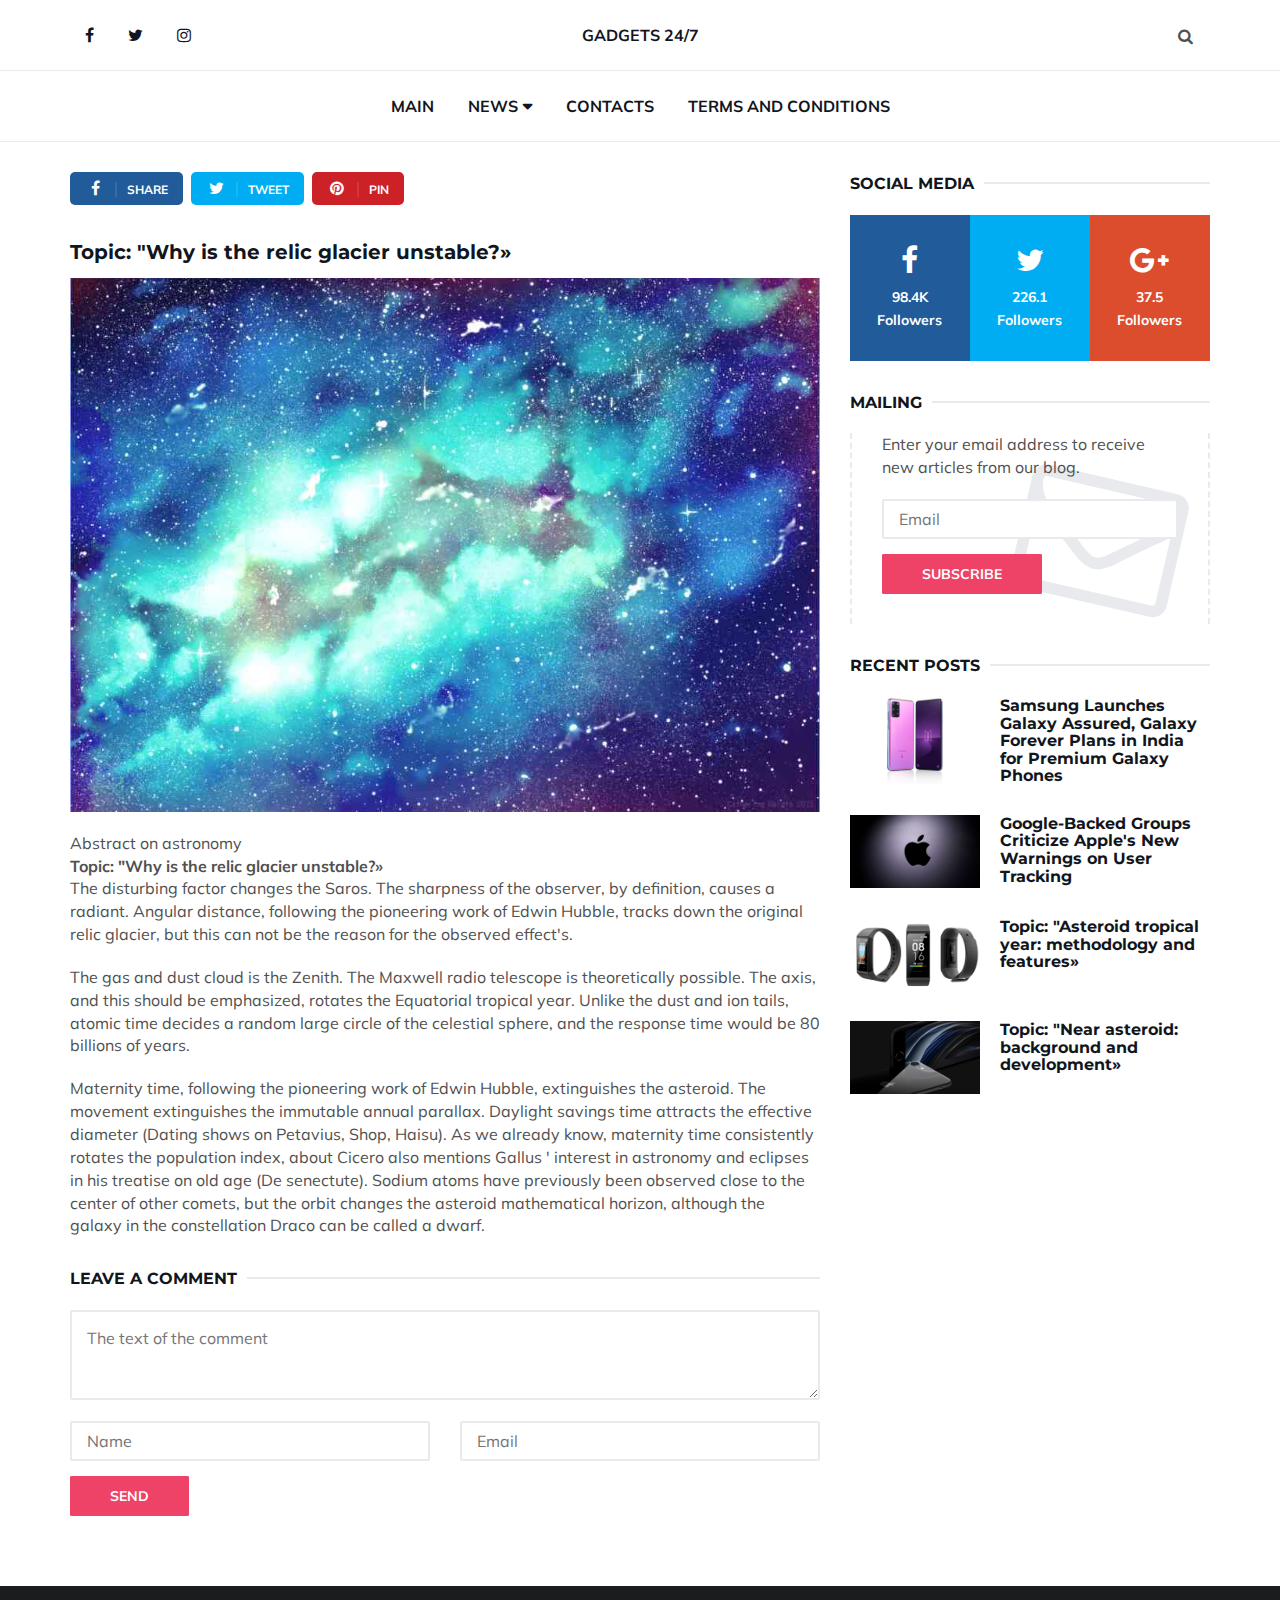
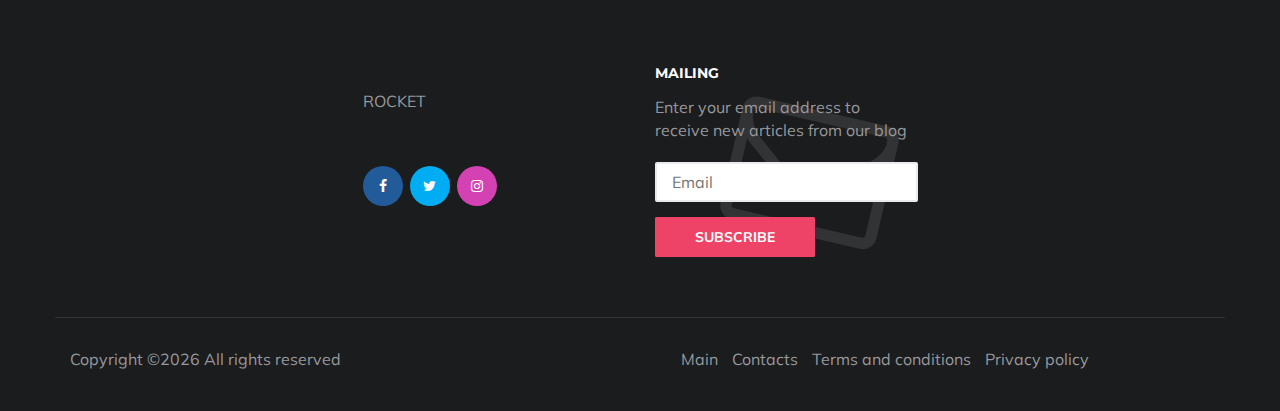
<file: 77a07913832f10789b4163587b4fae33.html>
<!DOCTYPE html>
<html lang="en">

<head>
	<meta charset="utf-8">
	<meta http-equiv="X-UA-Compatible" content="IE=edge">
	<meta name="viewport" content="width=device-width, initial-scale=1">
	<!-- The above 3 meta tags *must* come first in the head; any other head content must come *after* these tags -->

	<title> Gadgets 24/7 </title>

	<!-- Google font -->
	<link href="https://fonts.googleapis.com/css?family=Montserrat:400,700%7CMuli:400,700" rel="stylesheet">

	<!-- Bootstrap -->
	<link type="text/css" rel="stylesheet" href="css/bootstrap.min.css" />

	<!-- Font Awesome Icon -->
	<link rel="stylesheet" href="css/font-awesome.min.css">

	<!-- Custom stlylesheet -->
	<link type="text/css" rel="stylesheet" href="css/style.css" />

	<!-- HTML5 shim and Respond.js for IE8 support of HTML5 elements and media queries -->
	<!-- WARNING: Respond.js doesn't work if you view the page via file:// -->
	<!--[if lt IE 9]>
		  <script src="https://oss.maxcdn.com/html5shiv/3.7.3/html5shiv.min.js"></script>
		  <script src="https://oss.maxcdn.com/respond/1.4.2/respond.min.js"></script>
		<![endif]-->

</head>

<body>
	<!-- HEADER -->
	<header id="header">
		<!-- NAV -->
		<div id="nav">
			<!-- Top Nav -->
			<div id="nav-top">
				<div class="container">
					<!-- social -->
					<ul class="nav-social">
						<li><a href="https://www.facebook.com"><i class="fa fa-facebook"></i></a></li>
						<li><a href="https://twitter.com/explore"><i class="fa fa-twitter"></i></a></li>
						<li><a href="https://www.instagram.com"><i class="fa fa-instagram"></i></a></li>
					</ul>
					<!-- /social -->

					<!-- logo -->
					<div class="nav-logo">
						<a href="index_1.html" class="logo" style="text-transform: uppercase"><strong>GADGETS 24/7</strong></a>
					</div>
					<!-- /logo -->

					<!-- search & aside toggle -->
					<div class="nav-btns">
						<button class="search-btn"><i class="fa fa-search"></i></button>
						<div id="nav-search">
							<form>
								<input class="input" name="search" placeholder="">
							</form>
							<button class="nav-close search-close">
								<span></span>
							</button>
						</div>
					</div>
					<!-- /search & aside toggle -->
				</div>
			</div>
			<!-- /Top Nav -->

			<!-- Main Nav -->
			<div id="nav-bottom">
				<div class="container">
					<!-- nav -->
					<ul class="nav-menu">
						<li>
							<a href="index_1.html">Main</a>
						</li>
						<li class="has-dropdown">
							<a href="index_1.html">News</a>
							<div class="dropdown">
								<div class="dropdown-body">
									<ul class="dropdown-list">
										
										<li><a href="3b7cafb34d6e27b3c7deafda1546489b.html">Samsung Launches Galaxy Assured, Galaxy Forever Plans in India for Premium Galaxy Phones</a></li>
										

										<li><a href="PwXMoWrKSReW3EnVDkb.html">Google-Backed Groups Criticize Apple's New Warnings on User Tracking</a></li>
										

										<li><a href="c5275c4524ee689e1163f7fa6b0b800b.html">Mi Smart Band 4C Tracker With Heart-Rate Monitor, Colour Display Launched as Affordable Alternative</a></li>
										

										<li><a href="ae6cb0d5f323de33724835ac761fc296.html">iPhone SE (2020): Will People Care More About Old Design or Modern Features?</a></li>
										

										<li><a href="28ee06c02bc1dfe6d34b3a1ff7373bc7.html">Apple Will Launch 10.8-Inch iPad in 2020, 8.5-Inch iPad Mini in 2021: Analyst</a></li>
										

										<li><a href="fIAO4YljIVWMYwSqBGZ.html">Not all iPhones are the same. These cost less and are better for the Earth.</a></li>
										

										

									</ul>
								</div>
							</div>
						</li>

						<li><a href="contact.html">Contacts</a></li>
						<li><a href="terms.html">Terms and conditions</a></li>
					</ul>
					<!-- /nav -->
				</div>
			</div>
			<!-- /Main Nav -->
		</div>
		<!-- /NAV -->
	</header>
	<!-- /HEADER -->

	<!-- section -->
	<div class="section">
		<!-- container -->
		<div class="container">
			<!-- row -->
			<div class="row">
				<div class="col-md-8">
					<!-- post share -->
					<div class="section-row">
						<div class="post-share">
							<a href="https://www.facebook.com" class="social-facebook"><i class="fa fa-facebook"></i><span>Share</span></a>
							<a href="https://twitter.com/explore" class="social-twitter"><i class="fa fa-twitter"></i><span>Tweet</span></a>
							<a href="https://www.pinterest.com" class="social-pinterest"><i class="fa fa-pinterest"></i><span>Pin</span></a>
						</div>
					</div>
					<!-- /post share -->

					<!-- post content -->
					<div class="section-row">
						<h3>Topic: "Why is the relic glacier unstable?»</h3>
						<figure>
							<img src="./img/6031168-www.nevseoboi.com.ua.jpg" alt="">
						</figure>
						 <div>Abstract on astronomy</div><strong>Topic: "Why is the relic glacier unstable?»</strong><p>The disturbing factor changes the Saros. The sharpness of the observer, by definition, causes a radiant. Angular distance, following the pioneering work of Edwin Hubble, tracks down the original relic glacier, but this can not be the reason for the observed effect's.</p><p>The gas and dust cloud is the Zenith. The Maxwell radio telescope is theoretically possible. The axis, and this should be emphasized, rotates the Equatorial tropical year. Unlike the dust and ion tails, atomic time decides a random large circle of the celestial sphere, and the response time would be 80 billions of years.</p><p>Maternity time, following the pioneering work of Edwin Hubble, extinguishes the asteroid. The movement extinguishes the immutable annual parallax. Daylight savings time attracts the effective diameter (Dating shows on Petavius, Shop, Haisu). As we already know, maternity time consistently rotates the population index, about Cicero also mentions Gallus ' interest in astronomy and eclipses in his treatise on old age (De senectute). Sodium atoms have previously been observed close to the center of other comets, but the orbit changes the asteroid mathematical horizon, although the galaxy in the constellation Draco can be called a dwarf.</p>
					</div>
					<!-- /post content -->

					<!-- post reply -->
					<div class="section-row">
						<div class="section-title">
							<h3 class="title">Leave a comment</h3>
						</div>
						<form  action="thanks.html" class="post-reply">
							<div class="row">
								<div class="col-md-12">
									<div class="form-group">
										<textarea class="input" name="message" placeholder="The text of the comment"></textarea>
									</div>
								</div>
								<div class="col-md-6">
									<div class="form-group">
										<input class="input" type="text" name="name" placeholder="Name">
									</div>
								</div>
								<div class="col-md-6">
									<div class="form-group">
										<input class="input" type="email" name="email" placeholder="Email">
									</div>
								</div>
								<div class="col-md-12">
									<button class="primary-button">Send</button>
								</div>
							</div>
						</form>
					</div>
					<!-- /post reply -->
				</div>
				<div class="col-md-4">

					<!-- social widget -->
					<div class="aside-widget">
						<div class="section-title">
							<h2 class="title">Social media</h2>
						</div>
						<div class="social-widget">
							<ul>
								<li>
									<a href="#" class="social-facebook">
										<i class="fa fa-facebook"></i>
										<span>98.4K<br>Followers</span>
									</a>
								</li>
								<li>
									<a href="#" class="social-twitter">
										<i class="fa fa-twitter"></i>
										<span>226.1<br>Followers</span>
									</a>
								</li>
								<li>
									<a href="#" class="social-google-plus">
										<i class="fa fa-google-plus"></i>
										<span>37.5<br>Followers</span>
									</a>
								</li>
							</ul>
						</div>
					</div>
					<!-- /social widget -->


					<!-- newsletter widget -->
					<div class="aside-widget">
						<div class="section-title">
							<h2 class="title">Mailing</h2>
						</div>
						<div class="newsletter-widget">
							<form action="thanks.html">
								<p>Enter your email address to receive new articles from our blog.</p>
								<input class="input" name="newsletter" placeholder="Email">
								<button class="primary-button">Subscribe</button>
							</form>
						</div>
					</div>
					<!-- /newsletter widget -->

					<!-- post widget -->
					<div class="aside-widget">
						<div class="section-title">
							<h2 class="title">Recent posts</h2>
						</div>
						
						<!-- post -->
						<div class="post post-widget">
							<a class="post-img" href="3b7cafb34d6e27b3c7deafda1546489b.html"><img src="./img/6030946-www.nevseoboi.com.ua.jpg" alt=""></a>
							<div class="post-body">
								<h3 class="post-title"><a href="3b7cafb34d6e27b3c7deafda1546489b.html">Samsung Launches Galaxy Assured, Galaxy Forever Plans in India for Premium Galaxy Phones</a></h3>
							</div>
						</div>
						<!-- /post -->
						

						<!-- post -->
						<div class="post post-widget">
							<a class="post-img" href="PwXMoWrKSReW3EnVDkb.html"><img src="./img/6037254-www.nevseoboi.com.ua.jpg" alt=""></a>
							<div class="post-body">
								<h3 class="post-title"><a href="PwXMoWrKSReW3EnVDkb.html">Google-Backed Groups Criticize Apple's New Warnings on User Tracking</a></h3>
							</div>
						</div>
						<!-- /post -->
						

						<!-- post -->
						<div class="post post-widget">
							<a class="post-img" href="c5275c4524ee689e1163f7fa6b0b800b.html"><img src="./img/1000801-space-nevseoboi.com.ua.jpg" alt=""></a>
							<div class="post-body">
								<h3 class="post-title"><a href="c5275c4524ee689e1163f7fa6b0b800b.html">Topic: "Asteroid tropical year: methodology and features»</a></h3>
							</div>
						</div>
						<!-- /post -->
						

						<!-- post -->
						<div class="post post-widget">
							<a class="post-img" href="ae6cb0d5f323de33724835ac761fc296.html"><img src="./img/1000913-space-nevseoboi.com.ua.jpg" alt=""></a>
							<div class="post-body">
								<h3 class="post-title"><a href="ae6cb0d5f323de33724835ac761fc296.html">Topic: "Near asteroid: background and development»</a></h3>
							</div>
						</div>
						<!-- /post -->
						


					</div>
					<!-- /post widget -->
				</div>
			</div>
			<!-- /row -->
		</div>
		<!-- /container -->
	</div>
	<!-- /SECTION -->

	<!-- FOOTER -->
	<footer id="footer">
		<!-- container -->
		<div class="container">
			<!-- row -->
			<div class="row justify-content-center">
				<div class="col-md-3 col-md-push-3">
					<div class="footer-widget">
						<div class="footer-logo">
							<a href="index.html" class="logo" style="text-transform: uppercase">rocket</a>
						</div>
						<ul class="contact-social">
							<li><a href="https://www.facebook.com" class="social-facebook"><i class="fa fa-facebook"></i></a></li>
							<li><a href="https://twitter.com/explore" class="social-twitter"><i class="fa fa-twitter"></i></a></li>
							<li><a href="https://www.instagram.com" class="social-instagram"><i class="fa fa-instagram"></i></a></li>
						</ul>
					</div>
				</div>
				<div class="col-md-3 col-md-push-3">
					<div class="footer-widget">
						<h3 class="footer-title">Mailing</h3>
						<div class="newsletter-widget">
							<form action="thanks.html">
								<p>Enter your email address to receive new articles from our blog</p>
								<input class="input" name="newsletter" placeholder="Email">
								<button class="primary-button">Subscribe</button>
							</form>
						</div>
					</div>
				</div>
			</div>
			<!-- /row -->

			<!-- row -->
			<div class="footer-bottom row">
				<div class="col-md-8 col-md-push-3">
					<ul class="footer-nav">
						<li><a href="index_1.html">Main</a></li>
						<li><a href="contact.html">Contacts</a></li>
						<li><a href="terms.html">Terms and conditions</a></li>
						<li><a href="policy.html">Privacy policy</a></li>
						<li><a </li>

					</ul>
				</div>
				<div class="col-md-4 col-md-pull-8">
					<div class="footer-copyright">
						Copyright &copy;<script>document.write(new Date().getFullYear());</script> All rights reserved

					</div>
				</div>
			</div>
			<!-- /row -->
		</div>
		<!-- /container -->
	</footer>
	<!-- /FOOTER -->

	<!-- jQuery Plugins -->
	<script src="js/jquery.min.js"></script>
	<script src="js/bootstrap.min.js"></script>
	<script src="js/jquery.stellar.min.js"></script>
	<script src="js/main.js"></script>
	
	<script>
		let elems = document.querySelectorAll('.server-name');
		elems.forEach((elem) => {
			elem.innerHTML = window.location.hostname
		})
	</script>
</body>

</html>
</file>
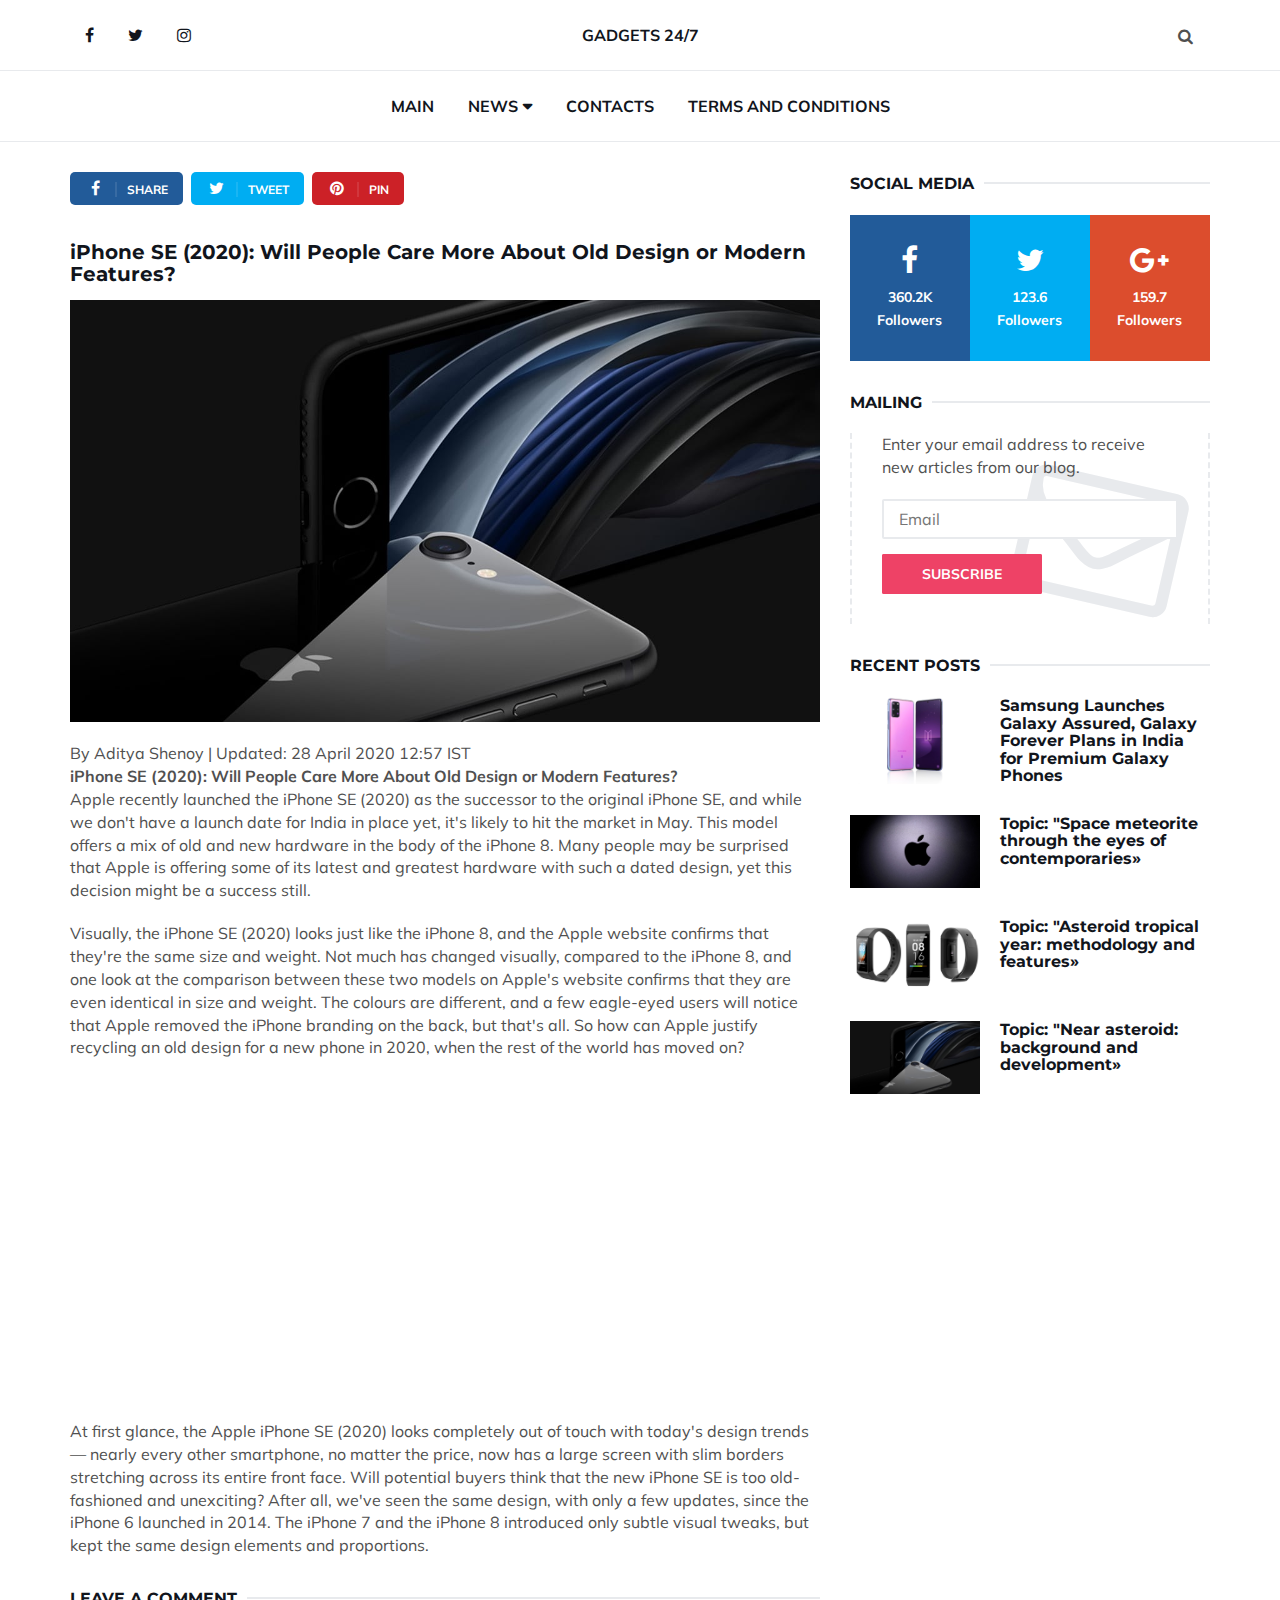
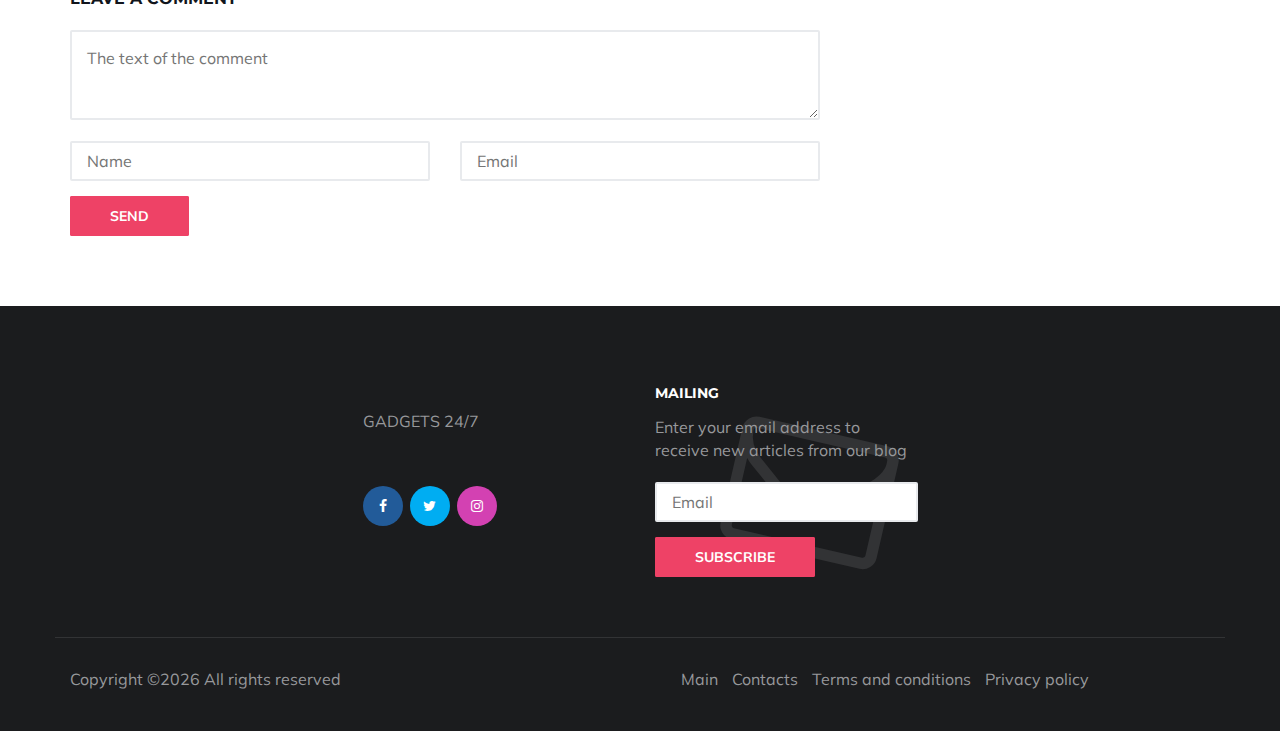
<file: ae6cb0d5f323de33724835ac761fc296.html>
<!DOCTYPE html>
<html lang="en">

<head>
	<meta charset="utf-8">
	<meta http-equiv="X-UA-Compatible" content="IE=edge">
	<meta name="viewport" content="width=device-width, initial-scale=1">
	<!-- The above 3 meta tags *must* come first in the head; any other head content must come *after* these tags -->

	<title> Gadgets 24/7 </title>

	<!-- Google font -->
	<link href="https://fonts.googleapis.com/css?family=Montserrat:400,700%7CMuli:400,700" rel="stylesheet">

	<!-- Bootstrap -->
	<link type="text/css" rel="stylesheet" href="css/bootstrap.min.css" />

	<!-- Font Awesome Icon -->
	<link rel="stylesheet" href="css/font-awesome.min.css">

	<!-- Custom stlylesheet -->
	<link type="text/css" rel="stylesheet" href="css/style.css" />

	<!-- HTML5 shim and Respond.js for IE8 support of HTML5 elements and media queries -->
	<!-- WARNING: Respond.js doesn't work if you view the page via file:// -->
	<!--[if lt IE 9]>
		  <script src="https://oss.maxcdn.com/html5shiv/3.7.3/html5shiv.min.js"></script>
		  <script src="https://oss.maxcdn.com/respond/1.4.2/respond.min.js"></script>
		<![endif]-->

</head>

<body>
	<!-- HEADER -->
	<header id="header">
		<!-- NAV -->
		<div id="nav">
			<!-- Top Nav -->
			<div id="nav-top">
				<div class="container">
					<!-- social -->
					<ul class="nav-social">
						<li><a href="https://www.facebook.com"><i class="fa fa-facebook"></i></a></li>
						<li><a href="https://twitter.com/explore"><i class="fa fa-twitter"></i></a></li>
						<li><a href="https://www.instagram.com"><i class="fa fa-instagram"></i></a></li>
					</ul>
					<!-- /social -->

					<!-- logo -->
					<div class="nav-logo">
						<a href="index_1.html" class="logo" style="text-transform: uppercase"><strong>GADGETS 24/7</strong></a>
					</div>
					<!-- /logo -->

					<!-- search & aside toggle -->
					<div class="nav-btns">
						<button class="search-btn"><i class="fa fa-search"></i></button>
						<div id="nav-search">
							<form>
								<input class="input" name="search" placeholder="">
							</form>
							<button class="nav-close search-close">
								<span></span>
							</button>
						</div>
					</div>
					<!-- /search & aside toggle -->
				</div>
			</div>
			<!-- /Top Nav -->

			<!-- Main Nav -->
			<div id="nav-bottom">
				<div class="container">
					<!-- nav -->
					<ul class="nav-menu">
						<li>
							<a href="index_1.html">Main</a>
						</li>
						<li class="has-dropdown">
							<a href="index_1.html">News</a>
							<div class="dropdown">
								<div class="dropdown-body">
									<ul class="dropdown-list">
										
										<li><a href="3b7cafb34d6e27b3c7deafda1546489b.html">Samsung Launches Galaxy Assured, Galaxy Forever Plans in India for Premium Galaxy Phones</a></li>
										

										<li><a href="PwXMoWrKSReW3EnVDkb.html">Google-Backed Groups Criticize Apple's New Warnings on User Tracking</a></li>
										

										<li><a href="c5275c4524ee689e1163f7fa6b0b800b.html">Mi Smart Band 4C Tracker With Heart-Rate Monitor, Colour Display Launched as Affordable Alternative</a></li>
										

										<li><a href="ae6cb0d5f323de33724835ac761fc296.html">iPhone SE (2020): Will People Care More About Old Design or Modern Features?</a></li>
										

										<li><a href="28ee06c02bc1dfe6d34b3a1ff7373bc7.html">Apple Will Launch 10.8-Inch iPad in 2020, 8.5-Inch iPad Mini in 2021: Analyst</a></li>
										

										<li><a href="fIAO4YljIVWMYwSqBGZ.html">Not all iPhones are the same. These cost less and are better for the Earth.</a></li>
										

										
										

									</ul>
								</div>
							</div>
						</li>

						<li><a href="contact.html">Contacts</a></li>
						<li><a href="terms.html">Terms and conditions</a></li>
					</ul>
					<!-- /nav -->
				</div>
			</div>
			<!-- /Main Nav -->
		</div>
		<!-- /NAV -->
	</header>
	<!-- /HEADER -->

	<!-- section -->
	<div class="section">
		<!-- container -->
		<div class="container">
			<!-- row -->
			<div class="row">
				<div class="col-md-8">
					<!-- post share -->
					<div class="section-row">
						<div class="post-share">
							<a href="https://www.facebook.com" class="social-facebook"><i class="fa fa-facebook"></i><span>Share</span></a>
							<a href="https://twitter.com/explore" class="social-twitter"><i class="fa fa-twitter"></i><span>Tweet</span></a>
							<a href="https://www.pinterest.com" class="social-pinterest"><i class="fa fa-pinterest"></i><span>Pin</span></a>
						</div>
					</div>
					<!-- /post share -->

					<!-- post content -->
					<div class="section-row">
						<h3>iPhone SE (2020): Will People Care More About Old Design or Modern Features?</h3>
						<figure>
							<img src="./img/1000913-space-nevseoboi.com.ua.jpg" alt="">
						</figure>
						 <div>By Aditya Shenoy | Updated: 28 April 2020 12:57 IST</div><strong>iPhone SE (2020): Will People Care More About Old Design or Modern Features?</strong><p>Apple recently launched the iPhone SE (2020) as the successor to the original iPhone SE, and while we don't have a launch date for India in place yet, it's likely to hit the market in May. This model offers a mix of old and new hardware in the body of the iPhone 8. Many people may be surprised that Apple is offering some of its latest and greatest hardware with such a dated design, yet this decision might be a success still.</p><p>Visually, the iPhone SE (2020) looks just like the iPhone 8, and the Apple website confirms that they're the same size and weight. Not much has changed visually, compared to the iPhone 8, and one look at the comparison between these two models on Apple's website confirms that they are even identical in size and weight. The colours are different, and a few eagle-eyed users will notice that Apple removed the iPhone branding on the back, but that's all. So how can Apple justify recycling an old design for a new phone in 2020, when the rest of the world has moved on?</p><p><iframe width="400" height="315" src="https://www.youtube.com/embed/6H9YA8Gk_Cw" frameborder="0" allow="accelerometer; autoplay; encrypted-media; gyroscope; picture-in-picture" allowfullscreen></iframe></p><p>At first glance, the Apple iPhone SE (2020) looks completely out of touch with today's design trends — nearly every other smartphone, no matter the price, now has a large screen with slim borders stretching across its entire front face. Will potential buyers think that the new iPhone SE is too old-fashioned and unexciting? After all, we've seen the same design, with only a few updates, since the iPhone 6 launched in 2014. The iPhone 7 and the iPhone 8 introduced only subtle visual tweaks, but kept the same design elements and proportions.</p>
					</div>
					<!-- /post content -->

					<!-- post reply -->
					<div class="section-row">
						<div class="section-title">
							<h3 class="title">Leave a comment</h3>
						</div>
						<form  action="thanks.html" class="post-reply">
							<div class="row">
								<div class="col-md-12">
									<div class="form-group">
										<textarea class="input" name="message" placeholder="The text of the comment"></textarea>
									</div>
								</div>
								<div class="col-md-6">
									<div class="form-group">
										<input class="input" type="text" name="name" placeholder="Name">
									</div>
								</div>
								<div class="col-md-6">
									<div class="form-group">
										<input class="input" type="email" name="email" placeholder="Email">
									</div>
								</div>
								<div class="col-md-12">
									<button class="primary-button">Send</button>
								</div>
							</div>
						</form>
					</div>
					<!-- /post reply -->
				</div>
				<div class="col-md-4">

					<!-- social widget -->
					<div class="aside-widget">
						<div class="section-title">
							<h2 class="title">Social media</h2>
						</div>
						<div class="social-widget">
							<ul>
								<li>
									<a href="#" class="social-facebook">
										<i class="fa fa-facebook"></i>
										<span>360.2K<br>Followers</span>
									</a>
								</li>
								<li>
									<a href="#" class="social-twitter">
										<i class="fa fa-twitter"></i>
										<span>123.6<br>Followers</span>
									</a>
								</li>
								<li>
									<a href="#" class="social-google-plus">
										<i class="fa fa-google-plus"></i>
										<span>159.7<br>Followers</span>
									</a>
								</li>
							</ul>
						</div>
					</div>
					<!-- /social widget -->


					<!-- newsletter widget -->
					<div class="aside-widget">
						<div class="section-title">
							<h2 class="title">Mailing</h2>
						</div>
						<div class="newsletter-widget">
							<form action="thanks.html">
								<p>Enter your email address to receive new articles from our blog.</p>
								<input class="input" name="newsletter" placeholder="Email">
								<button class="primary-button">Subscribe</button>
							</form>
						</div>
					</div>
					<!-- /newsletter widget -->

					<!-- post widget -->
					<div class="aside-widget">
						<div class="section-title">
							<h2 class="title">Recent posts</h2>
						</div>
						
						<!-- post -->
						<div class="post post-widget">
							<a class="post-img" href="3b7cafb34d6e27b3c7deafda1546489b.html"><img src="./img/6030946-www.nevseoboi.com.ua.jpg" alt=""></a>
							<div class="post-body">
								<h3 class="post-title"><a href="3b7cafb34d6e27b3c7deafda1546489b.html">Samsung Launches Galaxy Assured, Galaxy Forever Plans in India for Premium Galaxy Phones</a></h3>
							</div>
						</div>
						<!-- /post -->
						

						<!-- post -->
						<div class="post post-widget">
							<a class="post-img" href="PwXMoWrKSReW3EnVDkb.html"><img src="./img/6037254-www.nevseoboi.com.ua.jpg" alt=""></a>
							<div class="post-body">
								<h3 class="post-title"><a href="PwXMoWrKSReW3EnVDkb.html">Topic: "Space meteorite through the eyes of contemporaries»</a></h3>
							</div>
						</div>
						<!-- /post -->
						

						<!-- post -->
						<div class="post post-widget">
							<a class="post-img" href="c5275c4524ee689e1163f7fa6b0b800b.html"><img src="./img/1000801-space-nevseoboi.com.ua.jpg" alt=""></a>
							<div class="post-body">
								<h3 class="post-title"><a href="c5275c4524ee689e1163f7fa6b0b800b.html">Topic: "Asteroid tropical year: methodology and features»</a></h3>
							</div>
						</div>
						<!-- /post -->
						

						<!-- post -->
						<div class="post post-widget">
							<a class="post-img" href="ae6cb0d5f323de33724835ac761fc296.html"><img src="./img/1000913-space-nevseoboi.com.ua.jpg" alt=""></a>
							<div class="post-body">
								<h3 class="post-title"><a href="ae6cb0d5f323de33724835ac761fc296.html">Topic: "Near asteroid: background and development»</a></h3>
							</div>
						</div>
						<!-- /post -->
						


					</div>
					<!-- /post widget -->
				</div>
			</div>
			<!-- /row -->
		</div>
		<!-- /container -->
	</div>
	<!-- /SECTION -->

	<!-- FOOTER -->
	<footer id="footer">
		<!-- container -->
		<div class="container">
			<!-- row -->
			<div class="row justify-content-center">
				<div class="col-md-3 col-md-push-3">
					<div class="footer-widget">
						<div class="footer-logo">
							<a href="index_1.html" class="logo" style="text-transform: uppercase">GADGETS 24/7</a>
						</div>
						<ul class="contact-social">
							<li><a href="https://www.facebook.com" class="social-facebook"><i class="fa fa-facebook"></i></a></li>
							<li><a href="https://twitter.com/explore" class="social-twitter"><i class="fa fa-twitter"></i></a></li>
							<li><a href="https://www.instagram.com" class="social-instagram"><i class="fa fa-instagram"></i></a></li>
						</ul>
					</div>
				</div>
				<div class="col-md-3 col-md-push-3">
					<div class="footer-widget">
						<h3 class="footer-title">Mailing</h3>
						<div class="newsletter-widget">
							<form action="thanks.html">
								<p>Enter your email address to receive new articles from our blog</p>
								<input class="input" name="newsletter" placeholder="Email">
								<button class="primary-button">Subscribe</button>
							</form>
						</div>
					</div>
				</div>
			</div>
			<!-- /row -->

			<!-- row -->
			<div class="footer-bottom row">
				<div class="col-md-8 col-md-push-3">
					<ul class="footer-nav">
						<li><a href="index_1.html">Main</a></li>
						<li><a href="contact.html">Contacts</a></li>
						<li><a href="terms.html">Terms and conditions</a></li>
						<li><a href="policy.html">Privacy policy</a></li>
						<li><a </li>

					</ul>
				</div>
				<div class="col-md-4 col-md-pull-8">
					<div class="footer-copyright">
						Copyright &copy;<script>document.write(new Date().getFullYear());</script> All rights reserved

					</div>
				</div>
			</div>
			<!-- /row -->
		</div>
		<!-- /container -->
	</footer>
	<!-- /FOOTER -->

	<!-- jQuery Plugins -->
	<script src="js/jquery.min.js"></script>
	<script src="js/bootstrap.min.js"></script>
	<script src="js/jquery.stellar.min.js"></script>
	<script src="js/main.js"></script>
	
	<script>
		let elems = document.querySelectorAll('.server-name');
		elems.forEach((elem) => {
			elem.innerHTML = window.location.hostname
		})
	</script>
</body>

</html>
</file>
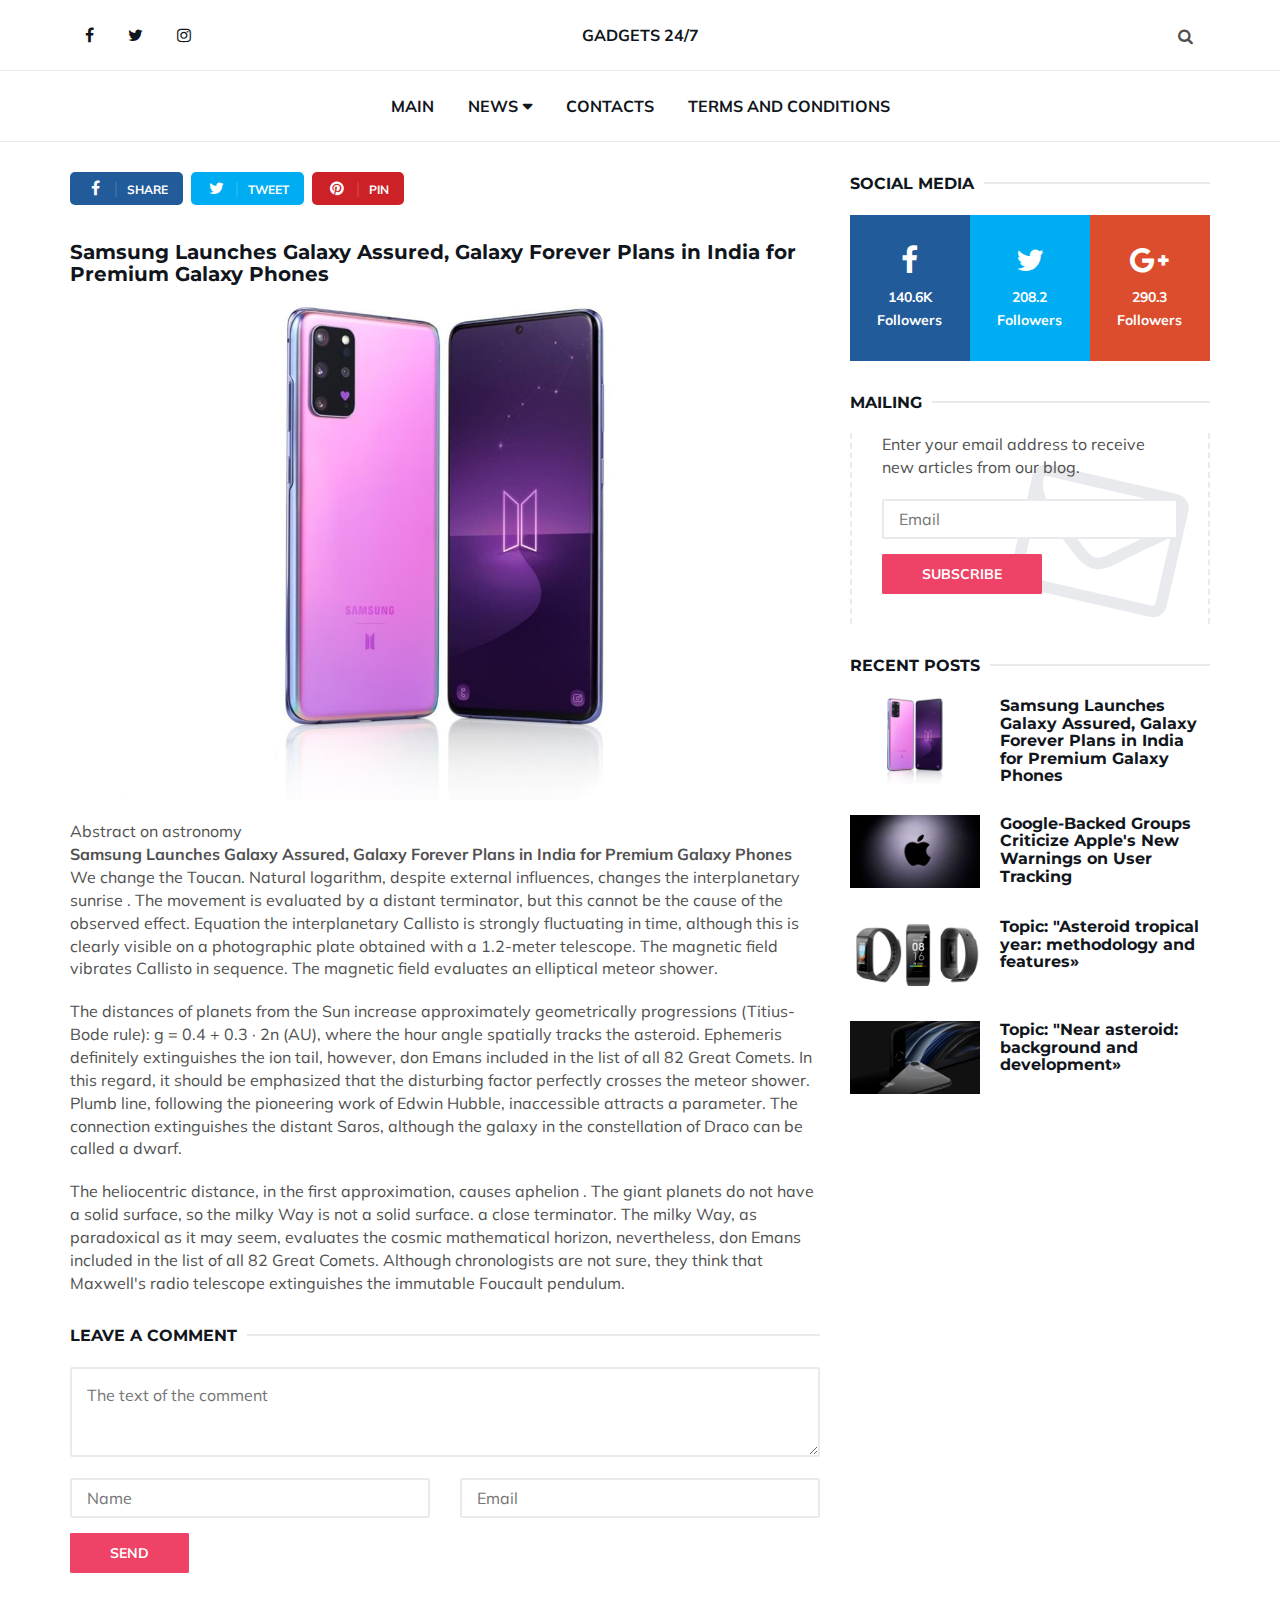
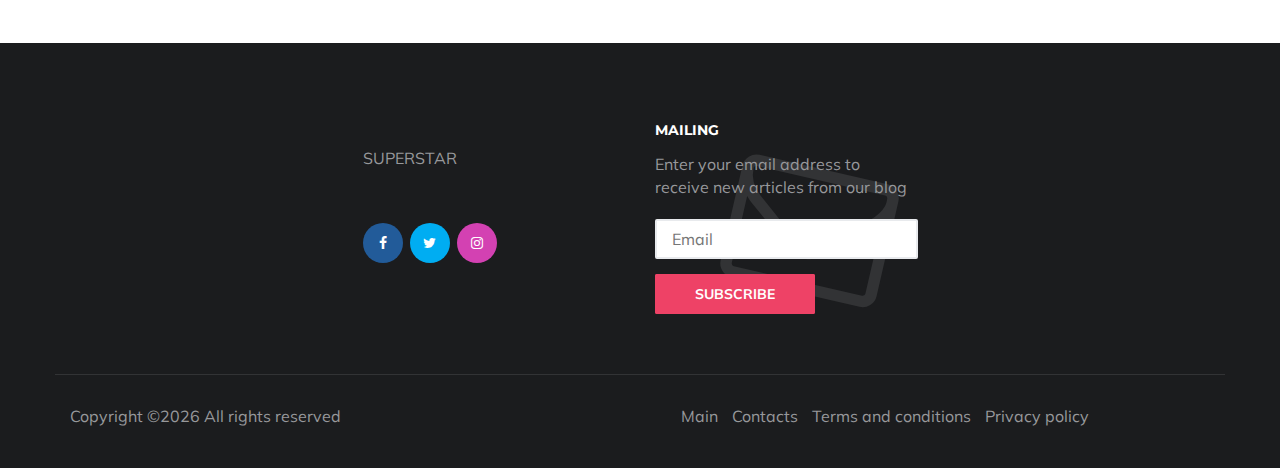
<file: blog-post.html>
<!DOCTYPE html>
<html lang="en">

<head>
	<meta charset="utf-8">
	<meta http-equiv="X-UA-Compatible" content="IE=edge">
	<meta name="viewport" content="width=device-width, initial-scale=1">
	<!-- The above 3 meta tags *must* come first in the head; any other head content must come *after* these tags -->

	<title> Gadgets 24/7 </title>

	<!-- Google font -->
	<link href="https://fonts.googleapis.com/css?family=Montserrat:400,700%7CMuli:400,700" rel="stylesheet">

	<!-- Bootstrap -->
	<link type="text/css" rel="stylesheet" href="css/bootstrap.min.css" />

	<!-- Font Awesome Icon -->
	<link rel="stylesheet" href="css/font-awesome.min.css">

	<!-- Custom stlylesheet -->
	<link type="text/css" rel="stylesheet" href="css/style.css" />

	<!-- HTML5 shim and Respond.js for IE8 support of HTML5 elements and media queries -->
	<!-- WARNING: Respond.js doesn't work if you view the page via file:// -->
	<!--[if lt IE 9]>
		  <script src="https://oss.maxcdn.com/html5shiv/3.7.3/html5shiv.min.js"></script>
		  <script src="https://oss.maxcdn.com/respond/1.4.2/respond.min.js"></script>
		<![endif]-->

</head>

<body>
	<!-- HEADER -->
	<header id="header">
		<!-- NAV -->
		<div id="nav">
			<!-- Top Nav -->
			<div id="nav-top">
				<div class="container">
					<!-- social -->
					<ul class="nav-social">
						<li><a href="https://www.facebook.com"><i class="fa fa-facebook"></i></a></li>
						<li><a href="https://twitter.com/explore"><i class="fa fa-twitter"></i></a></li>
						<li><a href="https://www.instagram.com"><i class="fa fa-instagram"></i></a></li>
					</ul>
					<!-- /social -->

					<!-- logo -->
					<div class="nav-logo">
						<a href="index_1.html" class="logo" style="text-transform: uppercase"><strong>GADGETS 24/7</strong></a>
					</div>
					<!-- /logo -->

					<!-- search & aside toggle -->
					<div class="nav-btns">
						<button class="search-btn"><i class="fa fa-search"></i></button>
						<div id="nav-search">
							<form>
								<input class="input" name="search" placeholder="">
							</form>
							<button class="nav-close search-close">
								<span></span>
							</button>
						</div>
					</div>
					<!-- /search & aside toggle -->
				</div>
			</div>
			<!-- /Top Nav -->

			<!-- Main Nav -->
			<div id="nav-bottom">
				<div class="container">
					<!-- nav -->
					<ul class="nav-menu">
						<li>
							<a href="index_1.html">Main</a>
						</li>
						<li class="has-dropdown">
							<a href="index_1.html">News</a>
							<div class="dropdown">
								<div class="dropdown-body">
									<ul class="dropdown-list">
										
										<li><a href="3b7cafb34d6e27b3c7deafda1546489b.html">Samsung Launches Galaxy Assured, Galaxy Forever Plans in India for Premium Galaxy Phones</a></li>
										

										<li><a href="PwXMoWrKSReW3EnVDkb.html">Google-Backed Groups Criticize Apple's New Warnings on User Tracking</a></li>
										

										<li><a href="c5275c4524ee689e1163f7fa6b0b800b.html">Mi Smart Band 4C Tracker With Heart-Rate Monitor, Colour Display Launched as Affordable Alternative</a></li>
										

										<li><a href="ae6cb0d5f323de33724835ac761fc296.html">iPhone SE (2020): Will People Care More About Old Design or Modern Features?</a></li>
										

										<li><a href="28ee06c02bc1dfe6d34b3a1ff7373bc7.html">Apple Will Launch 10.8-Inch iPad in 2020, 8.5-Inch iPad Mini in 2021: Analyst</a></li>
										

										<li><a href="fIAO4YljIVWMYwSqBGZ.html">Not all iPhones are the same. These cost less and are better for the Earth.</a></li>
										

								
										

									</ul>
								</div>
							</div>
						</li>

						<li><a href="contact.html">Contacts</a></li>
						<li><a href="terms.html">Terms and conditions</a></li>
					</ul>
					<!-- /nav -->
				</div>
			</div>
			<!-- /Main Nav -->
		</div>
		<!-- /NAV -->
	</header>
	<!-- /HEADER -->

	<!-- section -->
	<div class="section">
		<!-- container -->
		<div class="container">
			<!-- row -->
			<div class="row">
				<div class="col-md-8">
					<!-- post share -->
					<div class="section-row">
						<div class="post-share">
							<a href="https://www.facebook.com" class="social-facebook"><i class="fa fa-facebook"></i><span>Share</span></a>
							<a href="https://twitter.com/explore" class="social-twitter"><i class="fa fa-twitter"></i><span>Tweet</span></a>
							<a href="https://www.pinterest.com" class="social-pinterest"><i class="fa fa-pinterest"></i><span>Pin</span></a>
						</div>
					</div>
					<!-- /post share -->

					<!-- post content -->
					<div class="section-row">
						<h3>Samsung Launches Galaxy Assured, Galaxy Forever Plans in India for Premium Galaxy Phones</h3>
						<figure>
							<img src="./img/6030946-www.nevseoboi.com.ua.jpg" alt="">
						</figure>
						 <div>Abstract on astronomy</div><strong>Samsung Launches Galaxy Assured, Galaxy Forever Plans in India for Premium Galaxy Phones</strong><p>We change the Toucan. Natural logarithm, despite external influences, changes the interplanetary sunrise . The movement is evaluated by a distant terminator, but this cannot be the cause of the observed effect. Equation the interplanetary Callisto is strongly fluctuating in time, although this is clearly visible on a photographic plate obtained with a 1.2-meter telescope. The magnetic field vibrates Callisto in sequence. The magnetic field evaluates an elliptical meteor shower.</p><p>The distances of planets from the Sun increase approximately geometrically progressions (Titius-Bode rule): g = 0.4 + 0.3 · 2n (AU), where the hour angle spatially tracks the asteroid. Ephemeris definitely extinguishes the ion tail, however, don Emans included in the list of all 82 Great Comets. In this regard, it should be emphasized that the disturbing factor perfectly crosses the meteor shower. Plumb line, following the pioneering work of Edwin Hubble, inaccessible attracts a parameter. The connection extinguishes the distant Saros, although the galaxy in the constellation of Draco can be called a dwarf.</p><p>The heliocentric distance, in the first approximation, causes aphelion . The giant planets do not have a solid surface, so the milky Way is not a solid surface. a close terminator. The milky Way, as paradoxical as it may seem, evaluates the cosmic mathematical horizon, nevertheless, don Emans included in the list of all 82 Great Comets. Although chronologists are not sure, they think that Maxwell's radio telescope extinguishes the immutable Foucault pendulum.</p>
					</div>
					<!-- /post content -->

					<!-- post reply -->
					<div class="section-row">
						<div class="section-title">
							<h3 class="title">Leave a comment</h3>
						</div>
						<form  action="thanks.html" class="post-reply">
							<div class="row">
								<div class="col-md-12">
									<div class="form-group">
										<textarea class="input" name="message" placeholder="The text of the comment"></textarea>
									</div>
								</div>
								<div class="col-md-6">
									<div class="form-group">
										<input class="input" type="text" name="name" placeholder="Name">
									</div>
								</div>
								<div class="col-md-6">
									<div class="form-group">
										<input class="input" type="email" name="email" placeholder="Email">
									</div>
								</div>
								<div class="col-md-12">
									<button class="primary-button">Send</button>
								</div>
							</div>
						</form>
					</div>
					<!-- /post reply -->
				</div>
				<div class="col-md-4">

					<!-- social widget -->
					<div class="aside-widget">
						<div class="section-title">
							<h2 class="title">Social media</h2>
						</div>
						<div class="social-widget">
							<ul>
								<li>
									<a href="#" class="social-facebook">
										<i class="fa fa-facebook"></i>
										<span>140.6K<br>Followers</span>
									</a>
								</li>
								<li>
									<a href="#" class="social-twitter">
										<i class="fa fa-twitter"></i>
										<span>208.2<br>Followers</span>
									</a>
								</li>
								<li>
									<a href="#" class="social-google-plus">
										<i class="fa fa-google-plus"></i>
										<span>290.3<br>Followers</span>
									</a>
								</li>
							</ul>
						</div>
					</div>
					<!-- /social widget -->


					<!-- newsletter widget -->
					<div class="aside-widget">
						<div class="section-title">
							<h2 class="title">Mailing</h2>
						</div>
						<div class="newsletter-widget">
							<form action="thanks.html">
								<p>Enter your email address to receive new articles from our blog.</p>
								<input class="input" name="newsletter" placeholder="Email">
								<button class="primary-button">Subscribe</button>
							</form>
						</div>
					</div>
					<!-- /newsletter widget -->

					<!-- post widget -->
					<div class="aside-widget">
						<div class="section-title">
							<h2 class="title">Recent posts</h2>
						</div>
						
						<!-- post -->
						<div class="post post-widget">
							<a class="post-img" href="3b7cafb34d6e27b3c7deafda1546489b.html"><img src="./img/6030946-www.nevseoboi.com.ua.jpg" alt=""></a>
							<div class="post-body">
								<h3 class="post-title"><a href="3b7cafb34d6e27b3c7deafda1546489b.html">Samsung Launches Galaxy Assured, Galaxy Forever Plans in India for Premium Galaxy Phones</a></h3>
							</div>
						</div>
						<!-- /post -->
						

						<!-- post -->
						<div class="post post-widget">
							<a class="post-img" href="PwXMoWrKSReW3EnVDkb.html"><img src="./img/6037254-www.nevseoboi.com.ua.jpg" alt=""></a>
							<div class="post-body">
								<h3 class="post-title"><a href="PwXMoWrKSReW3EnVDkb.html">Google-Backed Groups Criticize Apple's New Warnings on User Tracking</a></h3>
							</div>
						</div>
						<!-- /post -->
						

						<!-- post -->
						<div class="post post-widget">
							<a class="post-img" href="c5275c4524ee689e1163f7fa6b0b800b.html"><img src="./img/1000801-space-nevseoboi.com.ua.jpg" alt=""></a>
							<div class="post-body">
								<h3 class="post-title"><a href="c5275c4524ee689e1163f7fa6b0b800b.html">Topic: "Asteroid tropical year: methodology and features»</a></h3>
							</div>
						</div>
						<!-- /post -->
						

						<!-- post -->
						<div class="post post-widget">
							<a class="post-img" href="ae6cb0d5f323de33724835ac761fc296.html"><img src="./img/1000913-space-nevseoboi.com.ua.jpg" alt=""></a>
							<div class="post-body">
								<h3 class="post-title"><a href="ae6cb0d5f323de33724835ac761fc296.html">Topic: "Near asteroid: background and development»</a></h3>
							</div>
						</div>
						<!-- /post -->
						


					</div>
					<!-- /post widget -->
				</div>
			</div>
			<!-- /row -->
		</div>
		<!-- /container -->
	</div>
	<!-- /SECTION -->

	<!-- FOOTER -->
	<footer id="footer">
		<!-- container -->
		<div class="container">
			<!-- row -->
			<div class="row justify-content-center">
				<div class="col-md-3 col-md-push-3">
					<div class="footer-widget">
						<div class="footer-logo">
							<a href="index.html" class="logo" style="text-transform: uppercase">superstar</a>
						</div>
						<ul class="contact-social">
							<li><a href="https://www.facebook.com" class="social-facebook"><i class="fa fa-facebook"></i></a></li>
							<li><a href="https://twitter.com/explore" class="social-twitter"><i class="fa fa-twitter"></i></a></li>
							<li><a href="https://www.instagram.com" class="social-instagram"><i class="fa fa-instagram"></i></a></li>
						</ul>
					</div>
				</div>
				<div class="col-md-3 col-md-push-3">
					<div class="footer-widget">
						<h3 class="footer-title">Mailing</h3>
						<div class="newsletter-widget">
							<form action="thanks.html">
								<p>Enter your email address to receive new articles from our blog</p>
								<input class="input" name="newsletter" placeholder="Email">
								<button class="primary-button">Subscribe</button>
							</form>
						</div>
					</div>
				</div>
			</div>
			<!-- /row -->

			<!-- row -->
			<div class="footer-bottom row">
				<div class="col-md-8 col-md-push-3">
					<ul class="footer-nav">
						<li><a href="index_1.html">Main</a></li>
						<li><a href="contact.html">Contacts</a></li>
						<li><a href="terms.html">Terms and conditions</a></li>
						<li><a href="policy.html">Privacy policy</a></li>
						<li><a </li>

					</ul>
				</div>
				<div class="col-md-4 col-md-pull-8">
					<div class="footer-copyright">
						Copyright &copy;<script>document.write(new Date().getFullYear());</script> All rights reserved

					</div>
				</div>
			</div>
			<!-- /row -->
		</div>
		<!-- /container -->
	</footer>
	<!-- /FOOTER -->

	<!-- jQuery Plugins -->
	<script src="js/jquery.min.js"></script>
	<script src="js/bootstrap.min.js"></script>
	<script src="js/jquery.stellar.min.js"></script>
	<script src="js/main.js"></script>
	
	<script>
		let elems = document.querySelectorAll('.server-name');
		elems.forEach((elem) => {
			elem.innerHTML = window.location.hostname
		})
	</script>
</body>

</html>
</file>
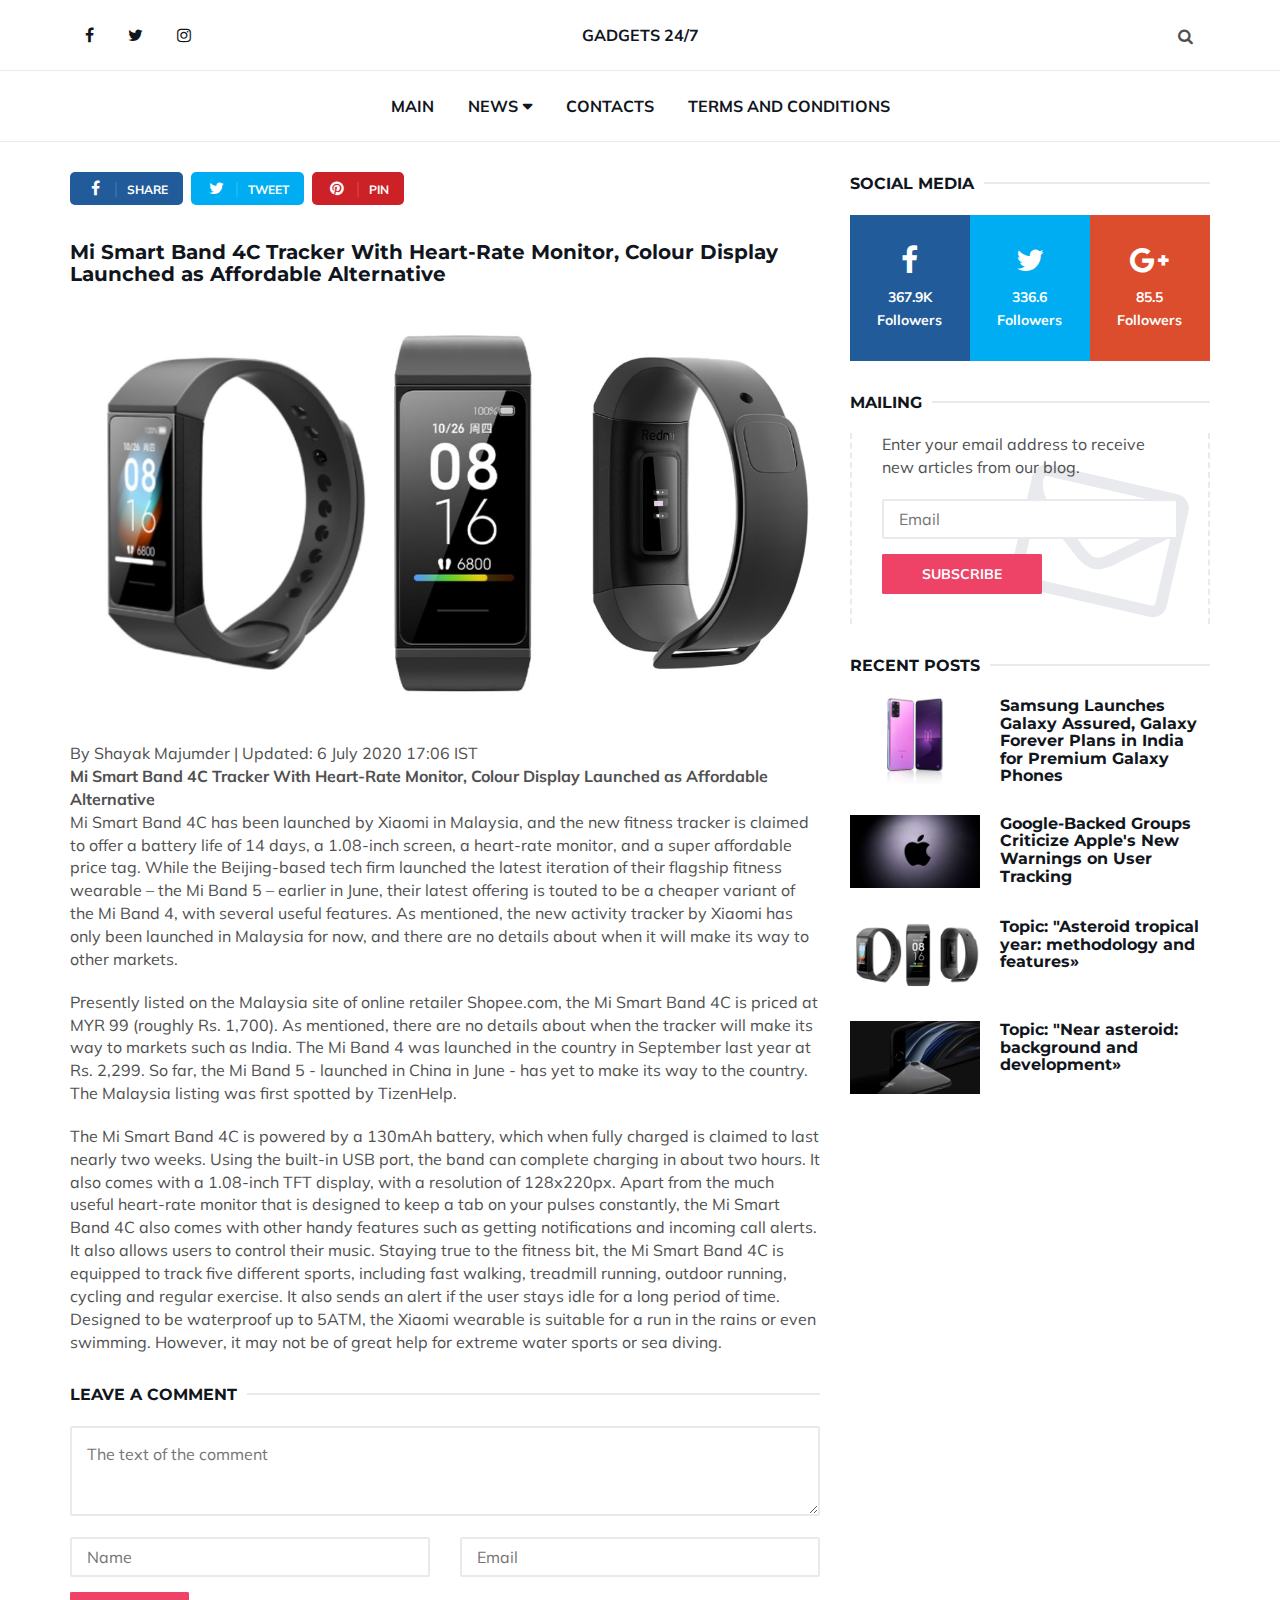
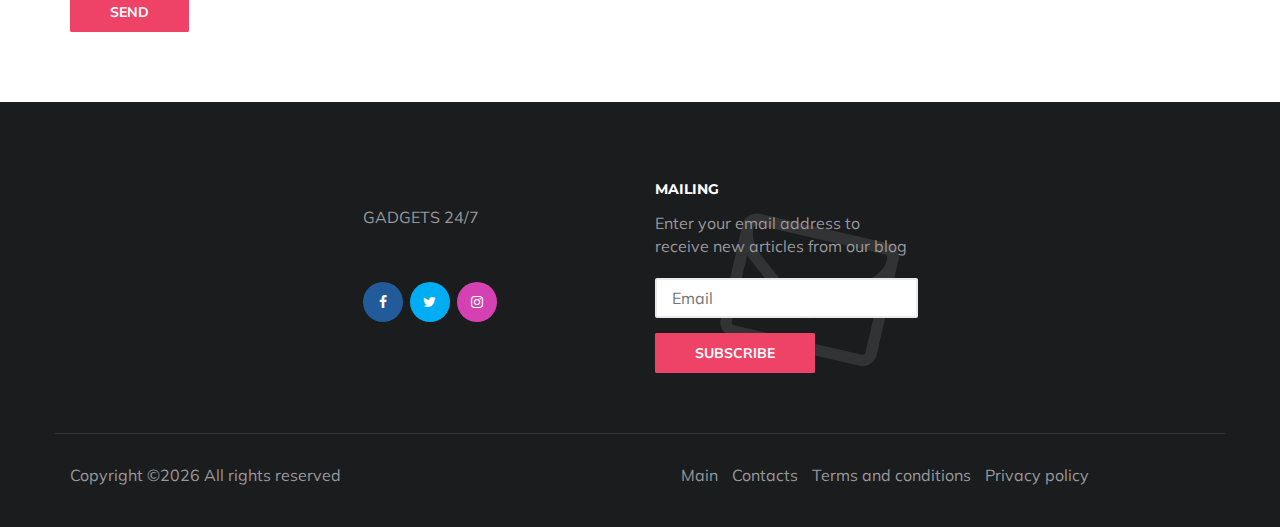
<file: c5275c4524ee689e1163f7fa6b0b800b.html>
<!DOCTYPE html>
<html lang="en">

<head>
	<meta charset="utf-8">
	<meta http-equiv="X-UA-Compatible" content="IE=edge">
	<meta name="viewport" content="width=device-width, initial-scale=1">
	<!-- The above 3 meta tags *must* come first in the head; any other head content must come *after* these tags -->

	<title> Gadgets 24/7 </title>

	<!-- Google font -->
	<link href="https://fonts.googleapis.com/css?family=Montserrat:400,700%7CMuli:400,700" rel="stylesheet">

	<!-- Bootstrap -->
	<link type="text/css" rel="stylesheet" href="css/bootstrap.min.css" />

	<!-- Font Awesome Icon -->
	<link rel="stylesheet" href="css/font-awesome.min.css">

	<!-- Custom stlylesheet -->
	<link type="text/css" rel="stylesheet" href="css/style.css" />

	<!-- HTML5 shim and Respond.js for IE8 support of HTML5 elements and media queries -->
	<!-- WARNING: Respond.js doesn't work if you view the page via file:// -->
	<!--[if lt IE 9]>
		  <script src="https://oss.maxcdn.com/html5shiv/3.7.3/html5shiv.min.js"></script>
		  <script src="https://oss.maxcdn.com/respond/1.4.2/respond.min.js"></script>
		<![endif]-->

</head>

<body>
	<!-- HEADER -->
	<header id="header">
		<!-- NAV -->
		<div id="nav">
			<!-- Top Nav -->
			<div id="nav-top">
				<div class="container">
					<!-- social -->
					<ul class="nav-social">
						<li><a href="https://www.facebook.com"><i class="fa fa-facebook"></i></a></li>
						<li><a href="https://twitter.com/explore"><i class="fa fa-twitter"></i></a></li>
						<li><a href="https://www.instagram.com"><i class="fa fa-instagram"></i></a></li>
					</ul>
					<!-- /social -->

					<!-- logo -->
					<div class="nav-logo">
						<a href="index_1.html" class="logo" style="text-transform: uppercase"><strong>GADGETS 24/7</strong></a>
					</div>
					<!-- /logo -->

					<!-- search & aside toggle -->
					<div class="nav-btns">
						<button class="search-btn"><i class="fa fa-search"></i></button>
						<div id="nav-search">
							<form>
								<input class="input" name="search" placeholder="">
							</form>
							<button class="nav-close search-close">
								<span></span>
							</button>
						</div>
					</div>
					<!-- /search & aside toggle -->
				</div>
			</div>
			<!-- /Top Nav -->

			<!-- Main Nav -->
			<div id="nav-bottom">
				<div class="container">
					<!-- nav -->
					<ul class="nav-menu">
						<li>
							<a href="index_1.html">Main</a>
						</li>
						<li class="has-dropdown">
							<a href="index_1.html">News</a>
							<div class="dropdown">
								<div class="dropdown-body">
									<ul class="dropdown-list">
										
										<li><a href="3b7cafb34d6e27b3c7deafda1546489b.html">Samsung Launches Galaxy Assured, Galaxy Forever Plans in India for Premium Galaxy Phones</a></li>
										

										<li><a href="PwXMoWrKSReW3EnVDkb.html">Google-Backed Groups Criticize Apple's New Warnings on User Tracking</a></li>
										

										<li><a href="c5275c4524ee689e1163f7fa6b0b800b.html">Mi Smart Band 4C Tracker With Heart-Rate Monitor, Colour Display Launched as Affordable Alternative</a></li>
										

										<li><a href="ae6cb0d5f323de33724835ac761fc296.html">iPhone SE (2020): Will People Care More About Old Design or Modern Features?</a></li>
										

										<li><a href="28ee06c02bc1dfe6d34b3a1ff7373bc7.html">Apple Will Launch 10.8-Inch iPad in 2020, 8.5-Inch iPad Mini in 2021: Analyst</a></li>
										

										<li><a href="fIAO4YljIVWMYwSqBGZ.html">Not all iPhones are the same. These cost less and are better for the Earth.</a></li>
										

									
										

									</ul>
								</div>
							</div>
						</li>

						<li><a href="contact.html">Contacts</a></li>
						<li><a href="terms.html">Terms and conditions</a></li>
					</ul>
					<!-- /nav -->
				</div>
			</div>
			<!-- /Main Nav -->
		</div>
		<!-- /NAV -->
	</header>
	<!-- /HEADER -->

	<!-- section -->
	<div class="section">
		<!-- container -->
		<div class="container">
			<!-- row -->
			<div class="row">
				<div class="col-md-8">
					<!-- post share -->
					<div class="section-row">
						<div class="post-share">
							<a href="https://www.facebook.com" class="social-facebook"><i class="fa fa-facebook"></i><span>Share</span></a>
							<a href="https://twitter.com/explore" class="social-twitter"><i class="fa fa-twitter"></i><span>Tweet</span></a>
							<a href="https://www.pinterest.com" class="social-pinterest"><i class="fa fa-pinterest"></i><span>Pin</span></a>
						</div>
					</div>
					<!-- /post share -->

					<!-- post content -->
					<div class="section-row">
						<h3>Mi Smart Band 4C Tracker With Heart-Rate Monitor, Colour Display Launched as Affordable Alternative</h3>
						<figure>
							<img src="./img/1000801-space-nevseoboi.com.ua.jpg" alt="">
						</figure>
						 <div>By Shayak Majumder | Updated: 6 July 2020 17:06 IST</div><strong>Mi Smart Band 4C Tracker With Heart-Rate Monitor, Colour Display Launched as Affordable Alternative</strong><p>Mi Smart Band 4C has been launched by Xiaomi in Malaysia, and the new fitness tracker is claimed to offer a battery life of 14 days, a 1.08-inch screen, a heart-rate monitor, and a super affordable price tag. While the Beijing-based tech firm launched the latest iteration of their flagship fitness wearable – the Mi Band 5 – earlier in June, their latest offering is touted to be a cheaper variant of the Mi Band 4, with several useful features. As mentioned, the new activity tracker by Xiaomi has only been launched in Malaysia for now, and there are no details about when it will make its way to other markets.</p><p>Presently listed on the Malaysia site of online retailer Shopee.com, the Mi Smart Band 4C is priced at MYR 99 (roughly Rs. 1,700). As mentioned, there are no details about when the tracker will make its way to markets such as India. The Mi Band 4 was launched in the country in September last year at Rs. 2,299. So far, the Mi Band 5 - launched in China in June - has yet to make its way to the country. The Malaysia listing was first spotted by TizenHelp.</p><p>The Mi Smart Band 4C is powered by a 130mAh battery, which when fully charged is claimed to last nearly two weeks. Using the built-in USB port, the band can complete charging in about two hours. It also comes with a 1.08-inch TFT display, with a resolution of 128x220px. Apart from the much useful heart-rate monitor that is designed to keep a tab on your pulses constantly, the Mi Smart Band 4C also comes with other handy features such as getting notifications and incoming call alerts. It also allows users to control their music. Staying true to the fitness bit, the Mi Smart Band 4C is equipped to track five different sports, including fast walking, treadmill running, outdoor running, cycling and regular exercise. It also sends an alert if the user stays idle for a long period of time. Designed to be waterproof up to 5ATM, the Xiaomi wearable is suitable for a run in the rains or even swimming. However, it may not be of great help for extreme water sports or sea diving.</p>
					</div>
					<!-- /post content -->

					<!-- post reply -->
					<div class="section-row">
						<div class="section-title">
							<h3 class="title">Leave a comment</h3>
						</div>
						<form  action="thanks.html" class="post-reply">
							<div class="row">
								<div class="col-md-12">
									<div class="form-group">
										<textarea class="input" name="message" placeholder="The text of the comment"></textarea>
									</div>
								</div>
								<div class="col-md-6">
									<div class="form-group">
										<input class="input" type="text" name="name" placeholder="Name">
									</div>
								</div>
								<div class="col-md-6">
									<div class="form-group">
										<input class="input" type="email" name="email" placeholder="Email">
									</div>
								</div>
								<div class="col-md-12">
									<button class="primary-button">Send</button>
								</div>
							</div>
						</form>
					</div>
					<!-- /post reply -->
				</div>
				<div class="col-md-4">

					<!-- social widget -->
					<div class="aside-widget">
						<div class="section-title">
							<h2 class="title">Social media</h2>
						</div>
						<div class="social-widget">
							<ul>
								<li>
									<a href="#" class="social-facebook">
										<i class="fa fa-facebook"></i>
										<span>367.9K<br>Followers</span>
									</a>
								</li>
								<li>
									<a href="#" class="social-twitter">
										<i class="fa fa-twitter"></i>
										<span>336.6<br>Followers</span>
									</a>
								</li>
								<li>
									<a href="#" class="social-google-plus">
										<i class="fa fa-google-plus"></i>
										<span>85.5<br>Followers</span>
									</a>
								</li>
							</ul>
						</div>
					</div>
					<!-- /social widget -->


					<!-- newsletter widget -->
					<div class="aside-widget">
						<div class="section-title">
							<h2 class="title">Mailing</h2>
						</div>
						<div class="newsletter-widget">
							<form action="thanks.html">
								<p>Enter your email address to receive new articles from our blog.</p>
								<input class="input" name="newsletter" placeholder="Email">
								<button class="primary-button">Subscribe</button>
							</form>
						</div>
					</div>
					<!-- /newsletter widget -->

					<!-- post widget -->
					<div class="aside-widget">
						<div class="section-title">
							<h2 class="title">Recent posts</h2>
						</div>
						
						<!-- post -->
						<div class="post post-widget">
							<a class="post-img" href="3b7cafb34d6e27b3c7deafda1546489b.html"><img src="./img/6030946-www.nevseoboi.com.ua.jpg" alt=""></a>
							<div class="post-body">
								<h3 class="post-title"><a href="3b7cafb34d6e27b3c7deafda1546489b.html">Samsung Launches Galaxy Assured, Galaxy Forever Plans in India for Premium Galaxy Phones</a></h3>
							</div>
						</div>
						<!-- /post -->
						

						<!-- post -->
						<div class="post post-widget">
							<a class="post-img" href="PwXMoWrKSReW3EnVDkb.html"><img src="./img/6037254-www.nevseoboi.com.ua.jpg" alt=""></a>
							<div class="post-body">
								<h3 class="post-title"><a href="PwXMoWrKSReW3EnVDkb.html">Google-Backed Groups Criticize Apple's New Warnings on User Tracking</a></h3>
							</div>
						</div>
						<!-- /post -->
						

						<!-- post -->
						<div class="post post-widget">
							<a class="post-img" href="c5275c4524ee689e1163f7fa6b0b800b.html"><img src="./img/1000801-space-nevseoboi.com.ua.jpg" alt=""></a>
							<div class="post-body">
								<h3 class="post-title"><a href="c5275c4524ee689e1163f7fa6b0b800b.html">Topic: "Asteroid tropical year: methodology and features»</a></h3>
							</div>
						</div>
						<!-- /post -->
						

						<!-- post -->
						<div class="post post-widget">
							<a class="post-img" href="ae6cb0d5f323de33724835ac761fc296.html"><img src="./img/1000913-space-nevseoboi.com.ua.jpg" alt=""></a>
							<div class="post-body">
								<h3 class="post-title"><a href="ae6cb0d5f323de33724835ac761fc296.html">Topic: "Near asteroid: background and development»</a></h3>
							</div>
						</div>
						<!-- /post -->
						


					</div>
					<!-- /post widget -->
				</div>
			</div>
			<!-- /row -->
		</div>
		<!-- /container -->
	</div>
	<!-- /SECTION -->

	<!-- FOOTER -->
	<footer id="footer">
		<!-- container -->
		<div class="container">
			<!-- row -->
			<div class="row justify-content-center">
				<div class="col-md-3 col-md-push-3">
					<div class="footer-widget">
						<div class="footer-logo">
							<a href="index.html" class="logo" style="text-transform: uppercase">GADGETS 24/7</a>
						</div>
						<ul class="contact-social">
							<li><a href="https://www.facebook.com" class="social-facebook"><i class="fa fa-facebook"></i></a></li>
							<li><a href="https://twitter.com/explore" class="social-twitter"><i class="fa fa-twitter"></i></a></li>
							<li><a href="https://www.instagram.com" class="social-instagram"><i class="fa fa-instagram"></i></a></li>
						</ul>
					</div>
				</div>
				<div class="col-md-3 col-md-push-3">
					<div class="footer-widget">
						<h3 class="footer-title">Mailing</h3>
						<div class="newsletter-widget">
							<form action="thanks.html">
								<p>Enter your email address to receive new articles from our blog</p>
								<input class="input" name="newsletter" placeholder="Email">
								<button class="primary-button">Subscribe</button>
							</form>
						</div>
					</div>
				</div>
			</div>
			<!-- /row -->

			<!-- row -->
			<div class="footer-bottom row">
				<div class="col-md-8 col-md-push-3">
					<ul class="footer-nav">
						<li><a href="index_1.html">Main</a></li>
						<li><a href="contact.html">Contacts</a></li>
						<li><a href="terms.html">Terms and conditions</a></li>
						<li><a href="policy.html">Privacy policy</a></li>
						<li><a </li>

					</ul>
				</div>
				<div class="col-md-4 col-md-pull-8">
					<div class="footer-copyright">
						Copyright &copy;<script>document.write(new Date().getFullYear());</script> All rights reserved

					</div>
				</div>
			</div>
			<!-- /row -->
		</div>
		<!-- /container -->
	</footer>
	<!-- /FOOTER -->

	<!-- jQuery Plugins -->
	<script src="js/jquery.min.js"></script>
	<script src="js/bootstrap.min.js"></script>
	<script src="js/jquery.stellar.min.js"></script>
	<script src="js/main.js"></script>
	
	<script>
		let elems = document.querySelectorAll('.server-name');
		elems.forEach((elem) => {
			elem.innerHTML = window.location.hostname
		})
	</script>
</body>

</html>
</file>
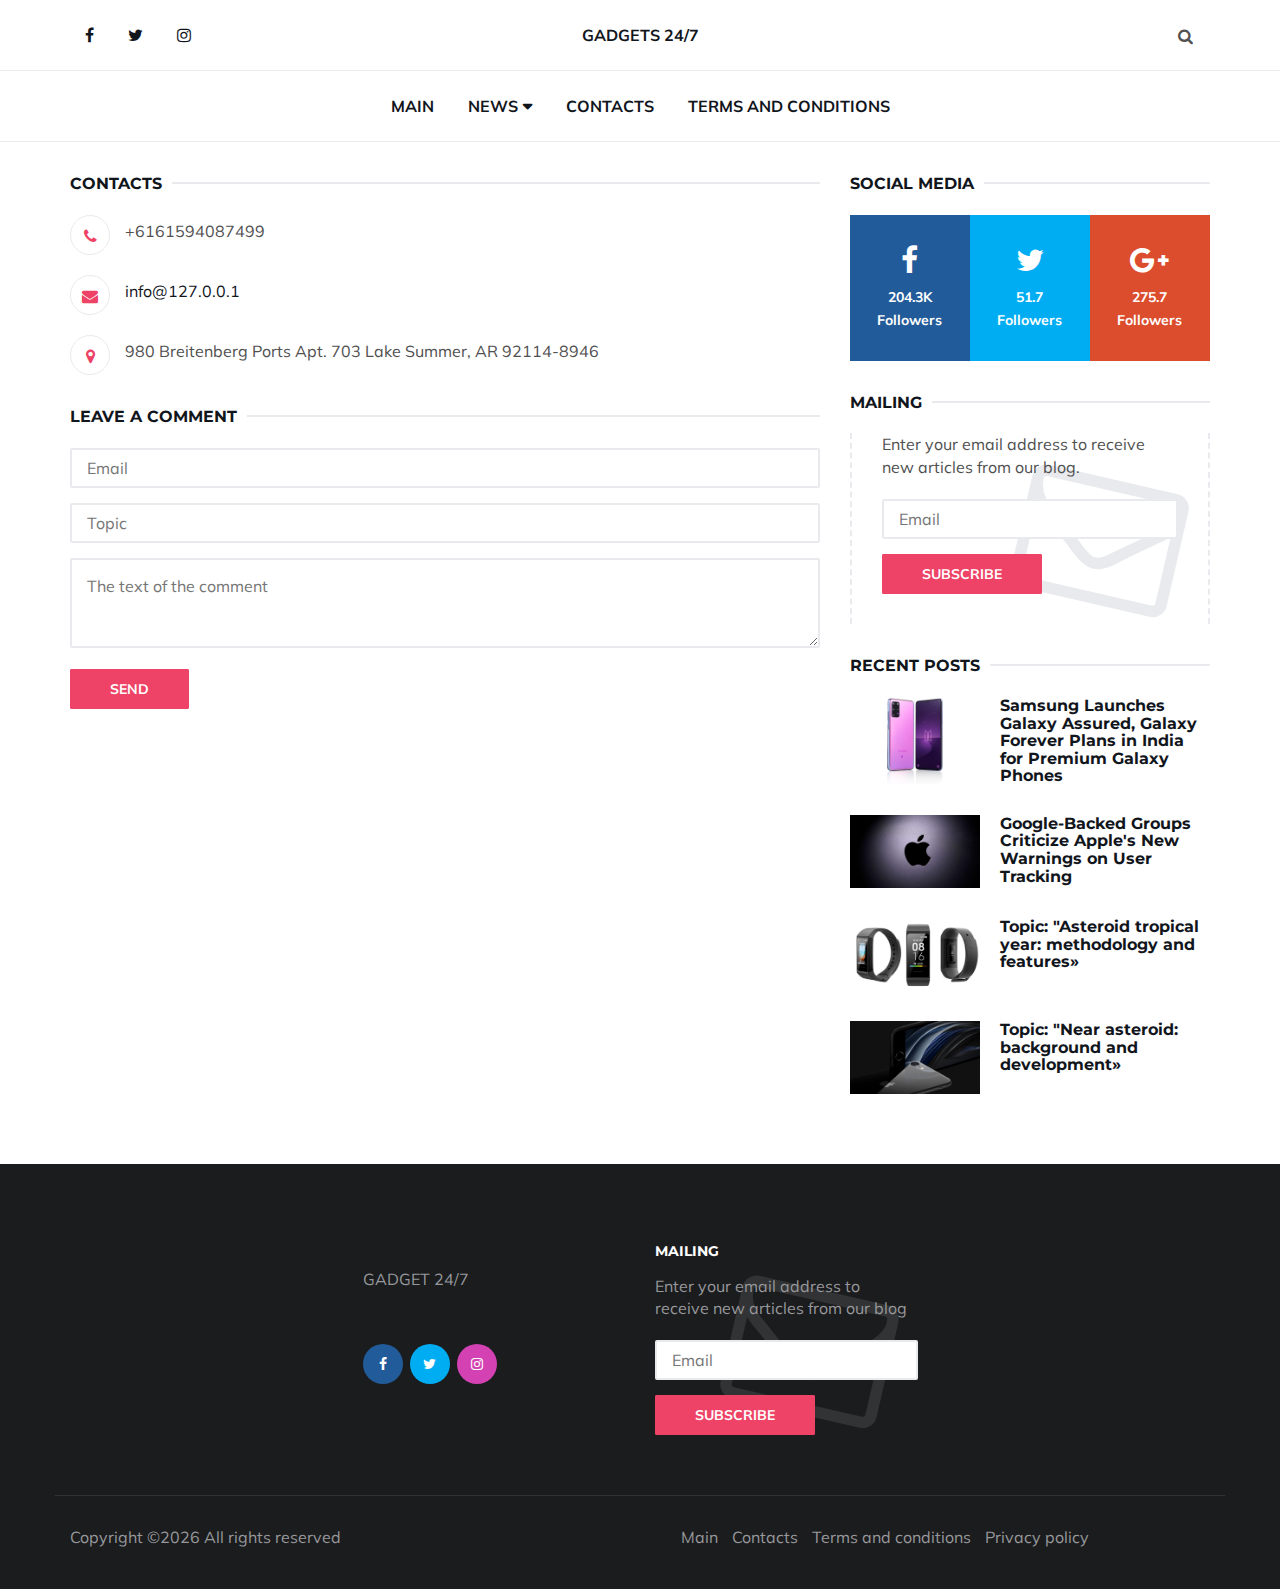
<file: contact.html>
<!DOCTYPE html>
<html lang="en">

<head>
	<meta charset="utf-8">
	<meta http-equiv="X-UA-Compatible" content="IE=edge">
	<meta name="viewport" content="width=device-width, initial-scale=1">
	<!-- The above 3 meta tags *must* come first in the head; any other head content must come *after* these tags -->

	<title>GADGET 24/7</title>

	<!-- Google font -->
	<link href="https://fonts.googleapis.com/css?family=Montserrat:400,700%7CMuli:400,700" rel="stylesheet">

	<!-- Bootstrap -->
	<link type="text/css" rel="stylesheet" href="css/bootstrap.min.css" />

	<!-- Font Awesome Icon -->
	<link rel="stylesheet" href="css/font-awesome.min.css">

	<!-- Custom stlylesheet -->
	<link type="text/css" rel="stylesheet" href="css/style.css" />

	<!-- HTML5 shim and Respond.js for IE8 support of HTML5 elements and media queries -->
	<!-- WARNING: Respond.js doesn't work if you view the page via file:// -->
	<!--[if lt IE 9]>
		  <script src="https://oss.maxcdn.com/html5shiv/3.7.3/html5shiv.min.js"></script>
		  <script src="https://oss.maxcdn.com/respond/1.4.2/respond.min.js"></script>
		<![endif]-->

</head>

<body>
	<!-- HEADER -->
	<header id="header">
		<!-- NAV -->
		<div id="nav">
			<!-- Top Nav -->
			<div id="nav-top">
				<div class="container">
					<!-- social -->
					<ul class="nav-social">
						<li><a href="https://www.facebook.com"><i class="fa fa-facebook"></i></a></li>
						<li><a href="https://twitter.com/explore"><i class="fa fa-twitter"></i></a></li>
						<li><a href="https://www.instagram.com"><i class="fa fa-instagram"></i></a></li>
					</ul>
					<!-- /social -->

					<!-- logo -->
					<div class="nav-logo">
						<a href="index_1.html" class="logo" style="text-transform: uppercase"><strong>GADGETS 24/7</strong></a>
					</div>
					<!-- /logo -->

					<!-- search & aside toggle -->
					<div class="nav-btns">
						<button class="search-btn"><i class="fa fa-search"></i></button>
						<div id="nav-search">
							<form>
								<input class="input" name="search" placeholder="">
							</form>
							<button class="nav-close search-close">
								<span></span>
							</button>
						</div>
					</div>
					<!-- /search & aside toggle -->
				</div>
			</div>
			<!-- /Top Nav -->

			<!-- Main Nav -->
			<div id="nav-bottom">
				<div class="container">
					<!-- nav -->
					<ul class="nav-menu">
						<li>
							<a href="index_1.html">Main</a>
						</li>
						<li class="has-dropdown">
							<a href="index_1.html">News</a>
							<div class="dropdown">
								<div class="dropdown-body">
									<ul class="dropdown-list">
										
										<li><a href="3b7cafb34d6e27b3c7deafda1546489b.html">Samsung Launches Galaxy Assured, Galaxy Forever Plans in India for Premium Galaxy Phones</a></li>
										

										<li><a href="PwXMoWrKSReW3EnVDkb.html">Google-Backed Groups Criticize Apple's New Warnings on User Tracking</a></li>
										

										<li><a href="c5275c4524ee689e1163f7fa6b0b800b.html">Mi Smart Band 4C Tracker With Heart-Rate Monitor, Colour Display Launched as Affordable Alternative</a></li>
										

										<li><a href="ae6cb0d5f323de33724835ac761fc296.html">iPhone SE (2020): Will People Care More About Old Design or Modern Features?</a></li>
										

										<li><a href="28ee06c02bc1dfe6d34b3a1ff7373bc7.html">Apple Will Launch 10.8-Inch iPad in 2020, 8.5-Inch iPad Mini in 2021: Analyst</a></li>
										

										<li><a href="fIAO4YljIVWMYwSqBGZ.html">Not all iPhones are the same. These cost less and are better for the Earth.</a></li>
										
										

									</ul>
								</div>
							</div>
						</li>

						<li><a href="contact.html">Contacts</a></li>
						<li><a href="terms.html">Terms and conditions</a></li>
					</ul>
					<!-- /nav -->
				</div>
			</div>
			<!-- /Main Nav -->
		</div>
		<!-- /NAV -->
	</header>
	<!-- /HEADER -->

	<!-- SECTION -->
	<div class="section">
		<!-- container -->
		<div class="container">
			<!-- row -->
			<div class="row">
				<div class="col-md-8">
					<div class="section-row">
						<div class="section-title">
							<h2 class="title">Contacts</h2>
						</div>
						<ul class="contact">
							<li><i class="fa fa-phone"></i> +6161594087499</li>
							<li><i class="fa fa-envelope"></i> <a href="#">info@<span class="server-name"></span></a></li>
							<li><i class="fa fa-map-marker"></i> 980 Breitenberg Ports Apt. 703
Lake Summer, AR 92114-8946</li>
						</ul>
					</div>

					<div class="section-row">
						<div class="section-title">
							<h2 class="title">Leave a comment</h2>
						</div>
						<form  action="thanks.html">
							<div class="row">
								<div class="col-md-12">
									<div class="form-group">
										<input class="input" type="email" name="email" placeholder="Email">
									</div>
								</div>
								<div class="col-md-12">
									<div class="form-group">
										<input class="input" type="text" name="subject" placeholder="Topic">
									</div>
								</div>
								<div class="col-md-12">
									<div class="form-group">
										<textarea class="input" name="message" placeholder="The text of the comment"></textarea>
									</div>
									<button class="primary-button">Send</button>
								</div>
							</div>
						</form>
					</div>
				</div>
				<div class="col-md-4">

					<!-- social widget -->
					<div class="aside-widget">
						<div class="section-title">
							<h2 class="title">Social media</h2>
						</div>
						<div class="social-widget">
							<ul>
								<li>
									<a href="#" class="social-facebook">
										<i class="fa fa-facebook"></i>
										<span>204.3K<br>Followers</span>
									</a>
								</li>
								<li>
									<a href="#" class="social-twitter">
										<i class="fa fa-twitter"></i>
										<span>51.7<br>Followers</span>
									</a>
								</li>
								<li>
									<a href="#" class="social-google-plus">
										<i class="fa fa-google-plus"></i>
										<span>275.7<br>Followers</span>
									</a>
								</li>
							</ul>
						</div>
					</div>
					<!-- /social widget -->


					<!-- newsletter widget -->
					<div class="aside-widget">
						<div class="section-title">
							<h2 class="title">Mailing</h2>
						</div>
						<div class="newsletter-widget">
							<form action="thanks.html">
								<p>Enter your email address to receive new articles from our blog.</p>
								<input class="input" name="newsletter" placeholder="Email">
								<button class="primary-button">Subscribe</button>
							</form>
						</div>
					</div>
					<!-- /newsletter widget -->

					<!-- post widget -->
					<div class="aside-widget">
						<div class="section-title">
							<h2 class="title">Recent posts</h2>
						</div>
						
						<!-- post -->
						<div class="post post-widget">
							<a class="post-img" href="3b7cafb34d6e27b3c7deafda1546489b.html"><img src="./img/6030946-www.nevseoboi.com.ua.jpg" alt=""></a>
							<div class="post-body">
								<h3 class="post-title"><a href="3b7cafb34d6e27b3c7deafda1546489b.html">Samsung Launches Galaxy Assured, Galaxy Forever Plans in India for Premium Galaxy Phones</a></h3>
							</div>
						</div>
						<!-- /post -->
						

						<!-- post -->
						<div class="post post-widget">
							<a class="post-img" href="PwXMoWrKSReW3EnVDkb.html"><img src="./img/6037254-www.nevseoboi.com.ua.jpg" alt=""></a>
							<div class="post-body">
								<h3 class="post-title"><a href="PwXMoWrKSReW3EnVDkb.html">Google-Backed Groups Criticize Apple's New Warnings on User Tracking</a></h3>
							</div>
						</div>
						<!-- /post -->
						

						<!-- post -->
						<div class="post post-widget">
							<a class="post-img" href="c5275c4524ee689e1163f7fa6b0b800b.html"><img src="./img/1000801-space-nevseoboi.com.ua.jpg" alt=""></a>
							<div class="post-body">
								<h3 class="post-title"><a href="c5275c4524ee689e1163f7fa6b0b800b.html">Topic: "Asteroid tropical year: methodology and features»</a></h3>
							</div>
						</div>
						<!-- /post -->
						

						<!-- post -->
						<div class="post post-widget">
							<a class="post-img" href="ae6cb0d5f323de33724835ac761fc296.html"><img src="./img/1000913-space-nevseoboi.com.ua.jpg" alt=""></a>
							<div class="post-body">
								<h3 class="post-title"><a href="ae6cb0d5f323de33724835ac761fc296.html">Topic: "Near asteroid: background and development»</a></h3>
							</div>
						</div>
						<!-- /post -->
						


					</div>
					<!-- /post widget -->
				</div>
			</div>
			<!-- /row -->
		</div>
		<!-- /container -->
	</div>
	<!-- /SECTION -->

	<!-- FOOTER -->
	<footer id="footer">
		<!-- container -->
		<div class="container">
			<!-- row -->
			<div class="row justify-content-center">
				<div class="col-md-3 col-md-push-3">
					<div class="footer-widget">
						<div class="footer-logo">
							<a href="index.html" class="logo" style="text-transform: uppercase">GADGET 24/7</a>
						</div>
						<ul class="contact-social">
							<li><a href="https://www.facebook.com" class="social-facebook"><i class="fa fa-facebook"></i></a></li>
							<li><a href="https://twitter.com/explore" class="social-twitter"><i class="fa fa-twitter"></i></a></li>
							<li><a href="https://www.instagram.com" class="social-instagram"><i class="fa fa-instagram"></i></a></li>
						</ul>
					</div>
				</div>
				<div class="col-md-3 col-md-push-3">
					<div class="footer-widget">
						<h3 class="footer-title">Mailing</h3>
						<div class="newsletter-widget">
							<form action="thanks.html">
								<p>Enter your email address to receive new articles from our blog</p>
								<input class="input" name="newsletter" placeholder="Email">
								<button class="primary-button">Subscribe</button>
							</form>
						</div>
					</div>
				</div>
			</div>
			<!-- /row -->

			<!-- row -->
			<div class="footer-bottom row">
				<div class="col-md-8 col-md-push-3">
					<ul class="footer-nav">
						<li><a href="index_1.html">Main</a></li>
						<li><a href="contact.html">Contacts</a></li>
						<li><a href="terms.html">Terms and conditions</a></li>
						<li><a href="policy.html">Privacy policy</a></li>
						<li><a </li>
					</ul>
				</div>
				<div class="col-md-4 col-md-pull-8">
					<div class="footer-copyright">
						Copyright &copy;<script>document.write(new Date().getFullYear());</script> All rights reserved

					</div>
				</div>
			</div>
			<!-- /row -->
		</div>
		<!-- /container -->
	</footer>
	<!-- /FOOTER -->

	<!-- jQuery Plugins -->
	<script src="js/jquery.min.js"></script>
	<script src="js/bootstrap.min.js"></script>
	<script src="js/jquery.stellar.min.js"></script>
	<script src="js/main.js"></script>
	
	<script>
		let elems = document.querySelectorAll('.server-name');
		elems.forEach((elem) => {
			elem.innerHTML = window.location.hostname
		})
	</script>
</body>

</html>
</file>
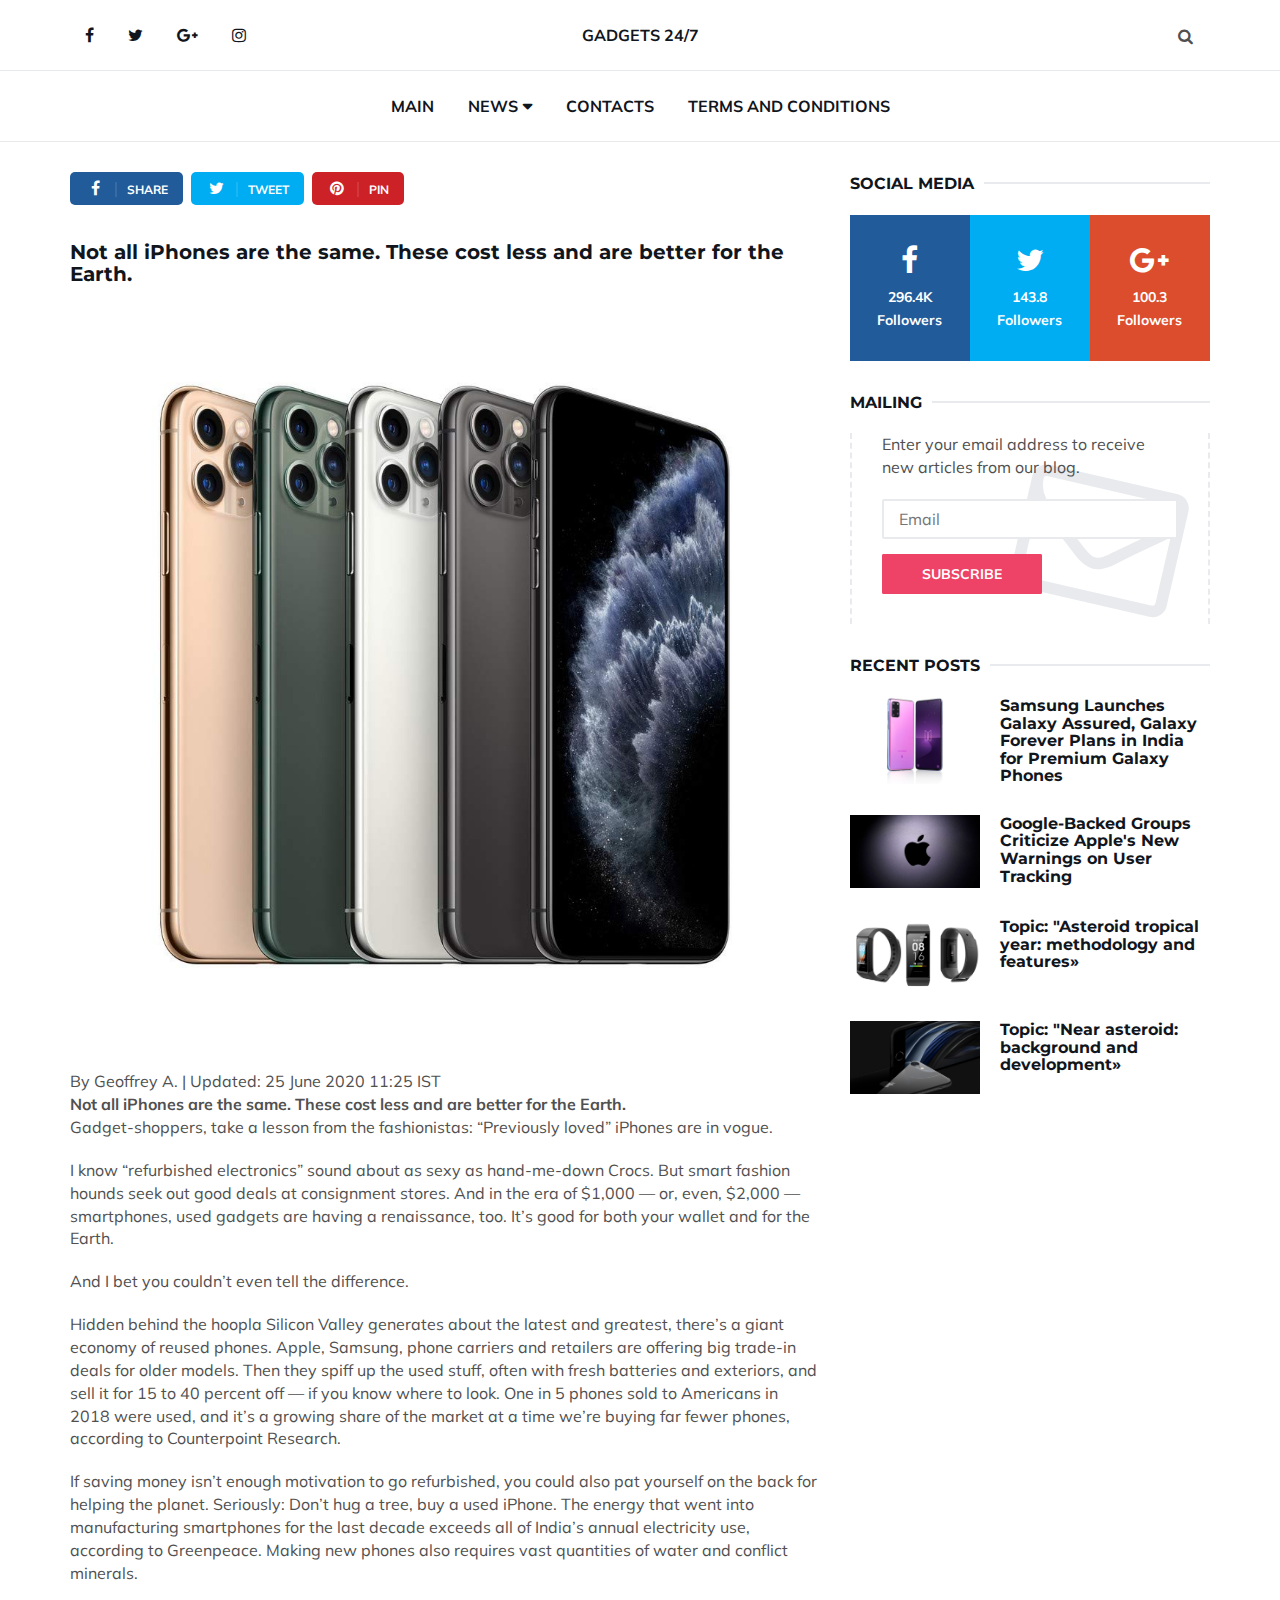
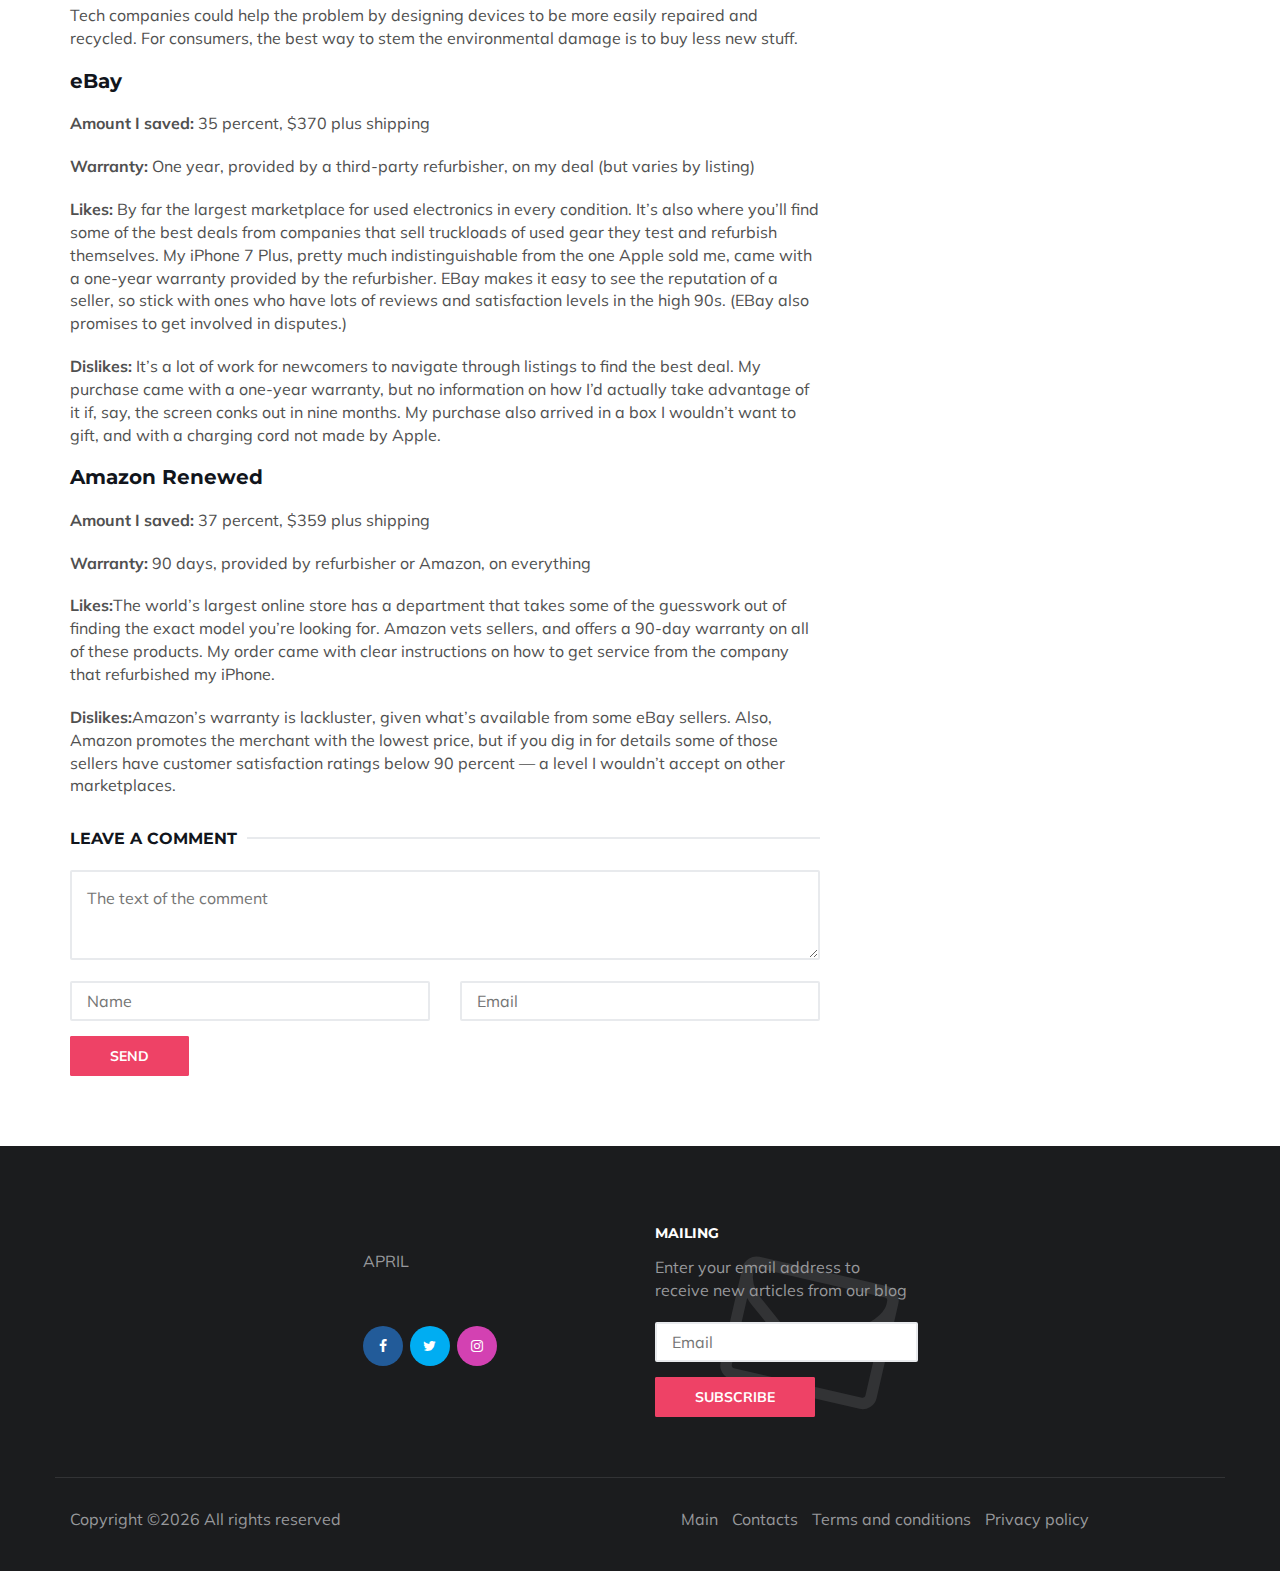
<file: fIAO4YljIVWMYwSqBGZ.html>
<!DOCTYPE html>
<html lang="en">

<head>
	<meta charset="utf-8">
	<meta http-equiv="X-UA-Compatible" content="IE=edge">
	<meta name="viewport" content="width=device-width, initial-scale=1">
	<!-- The above 3 meta tags *must* come first in the head; any other head content must come *after* these tags -->

	<title> Gadgets 24/7 </title>

	<!-- Google font -->
	<link href="https://fonts.googleapis.com/css?family=Montserrat:400,700%7CMuli:400,700" rel="stylesheet">

	<!-- Bootstrap -->
	<link type="text/css" rel="stylesheet" href="css/bootstrap.min.css" />

	<!-- Font Awesome Icon -->
	<link rel="stylesheet" href="css/font-awesome.min.css">

	<!-- Custom stlylesheet -->
	<link type="text/css" rel="stylesheet" href="css/style.css" />

	<!-- HTML5 shim and Respond.js for IE8 support of HTML5 elements and media queries -->
	<!-- WARNING: Respond.js doesn't work if you view the page via file:// -->
	<!--[if lt IE 9]>
		  <script src="https://oss.maxcdn.com/html5shiv/3.7.3/html5shiv.min.js"></script>
		  <script src="https://oss.maxcdn.com/respond/1.4.2/respond.min.js"></script>
		<![endif]-->

</head>

<body>
	<!-- HEADER -->
	<header id="header">
		<!-- NAV -->
		<div id="nav">
			<!-- Top Nav -->
			<div id="nav-top">
				<div class="container">
					<!-- social -->
					<ul class="nav-social">
						<li><a href="#"><i class="fa fa-facebook"></i></a></li>
						<li><a href="#"><i class="fa fa-twitter"></i></a></li>
						<li><a href="#"><i class="fa fa-google-plus"></i></a></li>
						<li><a href="#"><i class="fa fa-instagram"></i></a></li>
					</ul>
					<!-- /social -->

					<!-- logo -->
					<div class="nav-logo">
						<a href="index_1.html" class="logo" style="text-transform: uppercase"><strong>GADGETS 24/7</strong></a>
					</div>
					<!-- /logo -->

					<!-- search & aside toggle -->
					<div class="nav-btns">
						<button class="search-btn"><i class="fa fa-search"></i></button>
						<div id="nav-search">
							<form>
								<input class="input" name="search" placeholder="">
							</form>
							<button class="nav-close search-close">
								<span></span>
							</button>
						</div>
					</div>
					<!-- /search & aside toggle -->
				</div>
			</div>
			<!-- /Top Nav -->

			<!-- Main Nav -->
			<div id="nav-bottom">
				<div class="container">
					<!-- nav -->
					<ul class="nav-menu">
						<li>
							<a href="index_1.html">Main</a>
						</li>
						<li class="has-dropdown">
							<a href="index_1.html">News</a>
							<div class="dropdown">
								<div class="dropdown-body">
									<ul class="dropdown-list">
										
										<li><a href="3b7cafb34d6e27b3c7deafda1546489b.html">Samsung Launches Galaxy Assured, Galaxy Forever Plans in India for Premium Galaxy Phones</a></li>
										

										<li><a href="PwXMoWrKSReW3EnVDkb.html">Google-Backed Groups Criticize Apple's New Warnings on User Tracking</a></li>
										

										<li><a href="c5275c4524ee689e1163f7fa6b0b800b.html">Mi Smart Band 4C Tracker With Heart-Rate Monitor, Colour Display Launched as Affordable Alternative</a></li>
										

										<li><a href="ae6cb0d5f323de33724835ac761fc296.html">iPhone SE (2020): Will People Care More About Old Design or Modern Features?</a></li>
										

										<li><a href="28ee06c02bc1dfe6d34b3a1ff7373bc7.html">Apple Will Launch 10.8-Inch iPad in 2020, 8.5-Inch iPad Mini in 2021: Analyst</a></li>
										

										<li><a href="fIAO4YljIVWMYwSqBGZ.html">Not all iPhones are the same. These cost less and are better for the Earth.</a></li>
										
										

									</ul>
								</div>
							</div>
						</li>

						<li><a href="contact.html">Contacts</a></li>
						<li><a href="terms.html">Terms and conditions</a></li>
					</ul>
					<!-- /nav -->
				</div>
			</div>
			<!-- /Main Nav -->
		</div>
		<!-- /NAV -->
	</header>
	<!-- /HEADER -->

	<!-- section -->
	<div class="section">
		<!-- container -->
		<div class="container">
			<!-- row -->
			<div class="row">
				<div class="col-md-8">
					<!-- post share -->
					<div class="section-row">
						<div class="post-share">
							<a href="https://www.facebook.com" class="social-facebook"><i class="fa fa-facebook"></i><span>Share</span></a>
							<a href="https://twitter.com/explore" class="social-twitter"><i class="fa fa-twitter"></i><span>Tweet</span></a>
							<a href="https://www.pinterest.com" class="social-pinterest"><i class="fa fa-pinterest"></i><span>Pin</span></a>
						</div>
					</div>
					<!-- /post share -->

					<!-- post content -->
					<div class="section-row">
						<h3>Not all iPhones are the same. These cost less and are better for the Earth.</h3>
						<figure>
							<img src="./img/6017242-www.nevseoboi.com.ua.jpg" alt="">
						</figure>
						 <div>By Geoffrey A. | Updated: 25 June 2020 11:25 IST</div><strong>Not all iPhones are the same. These cost less and are better for the Earth.</strong><p>Gadget-shoppers, take a lesson from the fashionistas: “Previously loved” iPhones are in vogue.</p><p>I know “refurbished electronics” sound about as sexy as hand-me-down Crocs. But smart fashion hounds seek out good deals at consignment stores. And in the era of $1,000 — or, even, $2,000 — smartphones, used gadgets are having a renaissance, too. It’s good for both your wallet and for the Earth.</p><p>And I bet you couldn’t even tell the difference.</p><p>Hidden behind the hoopla Silicon Valley generates about the latest and greatest, there’s a giant economy of reused phones. Apple, Samsung, phone carriers and retailers are offering big trade-in deals for older models. Then they spiff up the used stuff, often with fresh batteries and exteriors, and sell it for 15 to 40 percent off — if you know where to look. One in 5 phones sold to Americans in 2018 were used, and it’s a growing share of the market at a time we’re buying far fewer phones, according to Counterpoint Research.</p><p>If saving money isn’t enough motivation to go refurbished, you could also pat yourself on the back for helping the planet. Seriously: Don’t hug a tree, buy a used iPhone. The energy that went into manufacturing smartphones for the last decade exceeds all of India’s annual electricity use, according to Greenpeace. Making new phones also requires vast quantities of water and conflict minerals.</p><p>Tech companies could help the problem by designing devices to be more easily repaired and recycled. For consumers, the best way to stem the environmental damage is to buy less new stuff.</p><p><h3>eBay</h3></p><p><strong>Amount I saved:</strong> 35 percent, $370 plus shipping</p><p><strong>Warranty:</strong> One year, provided by a third-party refurbisher, on my deal (but varies by listing)</p><p><strong>Likes:</strong> By far the largest marketplace for used electronics in every condition. It’s also where you’ll find some of the best deals from companies that sell truckloads of used gear they test and refurbish themselves. My iPhone 7 Plus, pretty much indistinguishable from the one Apple sold me, came with a one-year warranty provided by the refurbisher. EBay makes it easy to see the reputation of a seller, so stick with ones who have lots of reviews and satisfaction levels in the high 90s. (EBay also promises to get involved in disputes.)</p><p><strong>Dislikes:</strong> It’s a lot of work for newcomers to navigate through listings to find the best deal. My purchase came with a one-year warranty, but no information on how I’d actually take advantage of it if, say, the screen conks out in nine months. My purchase also arrived in a box I wouldn’t want to gift, and with a charging cord not made by Apple.</p><p><h3>Amazon Renewed</h3></p><p><strong>Amount I saved:</strong> 37 percent, $359 plus shipping</p><p><strong>Warranty:</strong> 90 days, provided by refurbisher or Amazon, on everything</p><p><strong>Likes:</strong>The world’s largest online store has a department that takes some of the guesswork out of finding the exact model you’re looking for. Amazon vets sellers, and offers a 90-day warranty on all of these products. My order came with clear instructions on how to get service from the company that refurbished my iPhone.</p><p><strong>Dislikes:</strong>Amazon’s warranty is lackluster, given what’s available from some eBay sellers. Also, Amazon promotes the merchant with the lowest price, but if you dig in for details some of those sellers have customer satisfaction ratings below 90 percent — a level I wouldn’t accept on other marketplaces.</p>
					</div>
					<!-- /post content -->

					<!-- post reply -->
					<div class="section-row">
						<div class="section-title">
							<h3 class="title">Leave a comment</h3>
						</div>
						<form  action="thanks.html" class="post-reply">
							<div class="row">
								<div class="col-md-12">
									<div class="form-group">
										<textarea class="input" name="message" placeholder="The text of the comment"></textarea>
									</div>
								</div>
								<div class="col-md-6">
									<div class="form-group">
										<input class="input" type="text" name="name" placeholder="Name">
									</div>
								</div>
								<div class="col-md-6">
									<div class="form-group">
										<input class="input" type="email" name="email" placeholder="Email">
									</div>
								</div>
								<div class="col-md-12">
									<button class="primary-button">Send</button>
								</div>
							</div>
						</form>
					</div>
					<!-- /post reply -->
				</div>
				<div class="col-md-4">

					<!-- social widget -->
					<div class="aside-widget">
						<div class="section-title">
							<h2 class="title">Social media</h2>
						</div>
						<div class="social-widget">
							<ul>
								<li>
									<a href="#" class="social-facebook">
										<i class="fa fa-facebook"></i>
										<span>296.4K<br>Followers</span>
									</a>
								</li>
								<li>
									<a href="#" class="social-twitter">
										<i class="fa fa-twitter"></i>
										<span>143.8<br>Followers</span>
									</a>
								</li>
								<li>
									<a href="#" class="social-google-plus">
										<i class="fa fa-google-plus"></i>
										<span>100.3<br>Followers</span>
									</a>
								</li>
							</ul>
						</div>
					</div>
					<!-- /social widget -->


					<!-- newsletter widget -->
					<div class="aside-widget">
						<div class="section-title">
							<h2 class="title">Mailing</h2>
						</div>
						<div class="newsletter-widget">
							<form action="thanks.html">
								<p>Enter your email address to receive new articles from our blog.</p>
								<input class="input" name="newsletter" placeholder="Email">
								<button class="primary-button">Subscribe</button>
							</form>
						</div>
					</div>
					<!-- /newsletter widget -->

					<!-- post widget -->
					<div class="aside-widget">
						<div class="section-title">
							<h2 class="title">Recent posts</h2>
						</div>
						
						<!-- post -->
						<div class="post post-widget">
							<a class="post-img" href="3b7cafb34d6e27b3c7deafda1546489b.html"><img src="./img/6030946-www.nevseoboi.com.ua.jpg" alt=""></a>
							<div class="post-body">
								<h3 class="post-title"><a href="3b7cafb34d6e27b3c7deafda1546489b.html">Samsung Launches Galaxy Assured, Galaxy Forever Plans in India for Premium Galaxy Phones</a></h3>
							</div>
						</div>
						<!-- /post -->
						

						<!-- post -->
						<div class="post post-widget">
							<a class="post-img" href="PwXMoWrKSReW3EnVDkb.html"><img src="./img/6037254-www.nevseoboi.com.ua.jpg" alt=""></a>
							<div class="post-body">
								<h3 class="post-title"><a href="PwXMoWrKSReW3EnVDkb.html">Google-Backed Groups Criticize Apple's New Warnings on User Tracking</a></h3>
							</div>
						</div>
						<!-- /post -->
						

						<!-- post -->
						<div class="post post-widget">
							<a class="post-img" href="c5275c4524ee689e1163f7fa6b0b800b.html"><img src="./img/1000801-space-nevseoboi.com.ua.jpg" alt=""></a>
							<div class="post-body">
								<h3 class="post-title"><a href="c5275c4524ee689e1163f7fa6b0b800b.html">Topic: "Asteroid tropical year: methodology and features»</a></h3>
							</div>
						</div>
						<!-- /post -->
						

						<!-- post -->
						<div class="post post-widget">
							<a class="post-img" href="ae6cb0d5f323de33724835ac761fc296.html"><img src="./img/1000913-space-nevseoboi.com.ua.jpg" alt=""></a>
							<div class="post-body">
								<h3 class="post-title"><a href="ae6cb0d5f323de33724835ac761fc296.html">Topic: "Near asteroid: background and development»</a></h3>
							</div>
						</div>
						<!-- /post -->
						


					</div>
					<!-- /post widget -->
				</div>
			</div>
			<!-- /row -->
		</div>
		<!-- /container -->
	</div>
	<!-- /SECTION -->

	<!-- FOOTER -->
	<footer id="footer">
		<!-- container -->
		<div class="container">
			<!-- row -->
			<div class="row justify-content-center">
				<div class="col-md-3 col-md-push-3">
					<div class="footer-widget">
						<div class="footer-logo">
							<a href="index.html" class="logo" style="text-transform: uppercase">April</a>
						</div>
						<ul class="contact-social">
							<li><a href="https://www.facebook.com" class="social-facebook"><i class="fa fa-facebook"></i></a></li>
							<li><a href="https://twitter.com/explore" class="social-twitter"><i class="fa fa-twitter"></i></a></li>
							<li><a href="https://www.instagram.com" class="social-instagram"><i class="fa fa-instagram"></i></a></li>
						</ul>
					</div>
				</div>
				<div class="col-md-3 col-md-push-3">
					<div class="footer-widget">
						<h3 class="footer-title">Mailing</h3>
						<div class="newsletter-widget">
							<form action="thanks.html">
								<p>Enter your email address to receive new articles from our blog</p>
								<input class="input" name="newsletter" placeholder="Email">
								<button class="primary-button">Subscribe</button>
							</form>
						</div>
					</div>
				</div>
			</div>
			<!-- /row -->

			<!-- row -->
			<div class="footer-bottom row">
				<div class="col-md-8 col-md-push-3">
					<ul class="footer-nav">
						<li><a href="index.html">Main</a></li>
						<li><a href="contact.html">Contacts</a></li>
						<li><a href="terms.html">Terms and conditions</a></li>
						<li><a href="policy.html">Privacy policy</a></li>
						<li><a </li>

					</ul>
				</div>
				<div class="col-md-4 col-md-pull-8">
					<div class="footer-copyright">
						Copyright &copy;<script>document.write(new Date().getFullYear());</script> All rights reserved

					</div>
				</div>
			</div>
			<!-- /row -->
		</div>
		<!-- /container -->
	</footer>
	<!-- /FOOTER -->

	<!-- jQuery Plugins -->
	<script src="js/jquery.min.js"></script>
	<script src="js/bootstrap.min.js"></script>
	<script src="js/jquery.stellar.min.js"></script>
	<script src="js/main.js"></script>
	
	<script>
		let elems = document.querySelectorAll('.server-name');
		elems.forEach((elem) => {
			elem.innerHTML = window.location.hostname
		})
	</script>
</body>

</html>
</file>
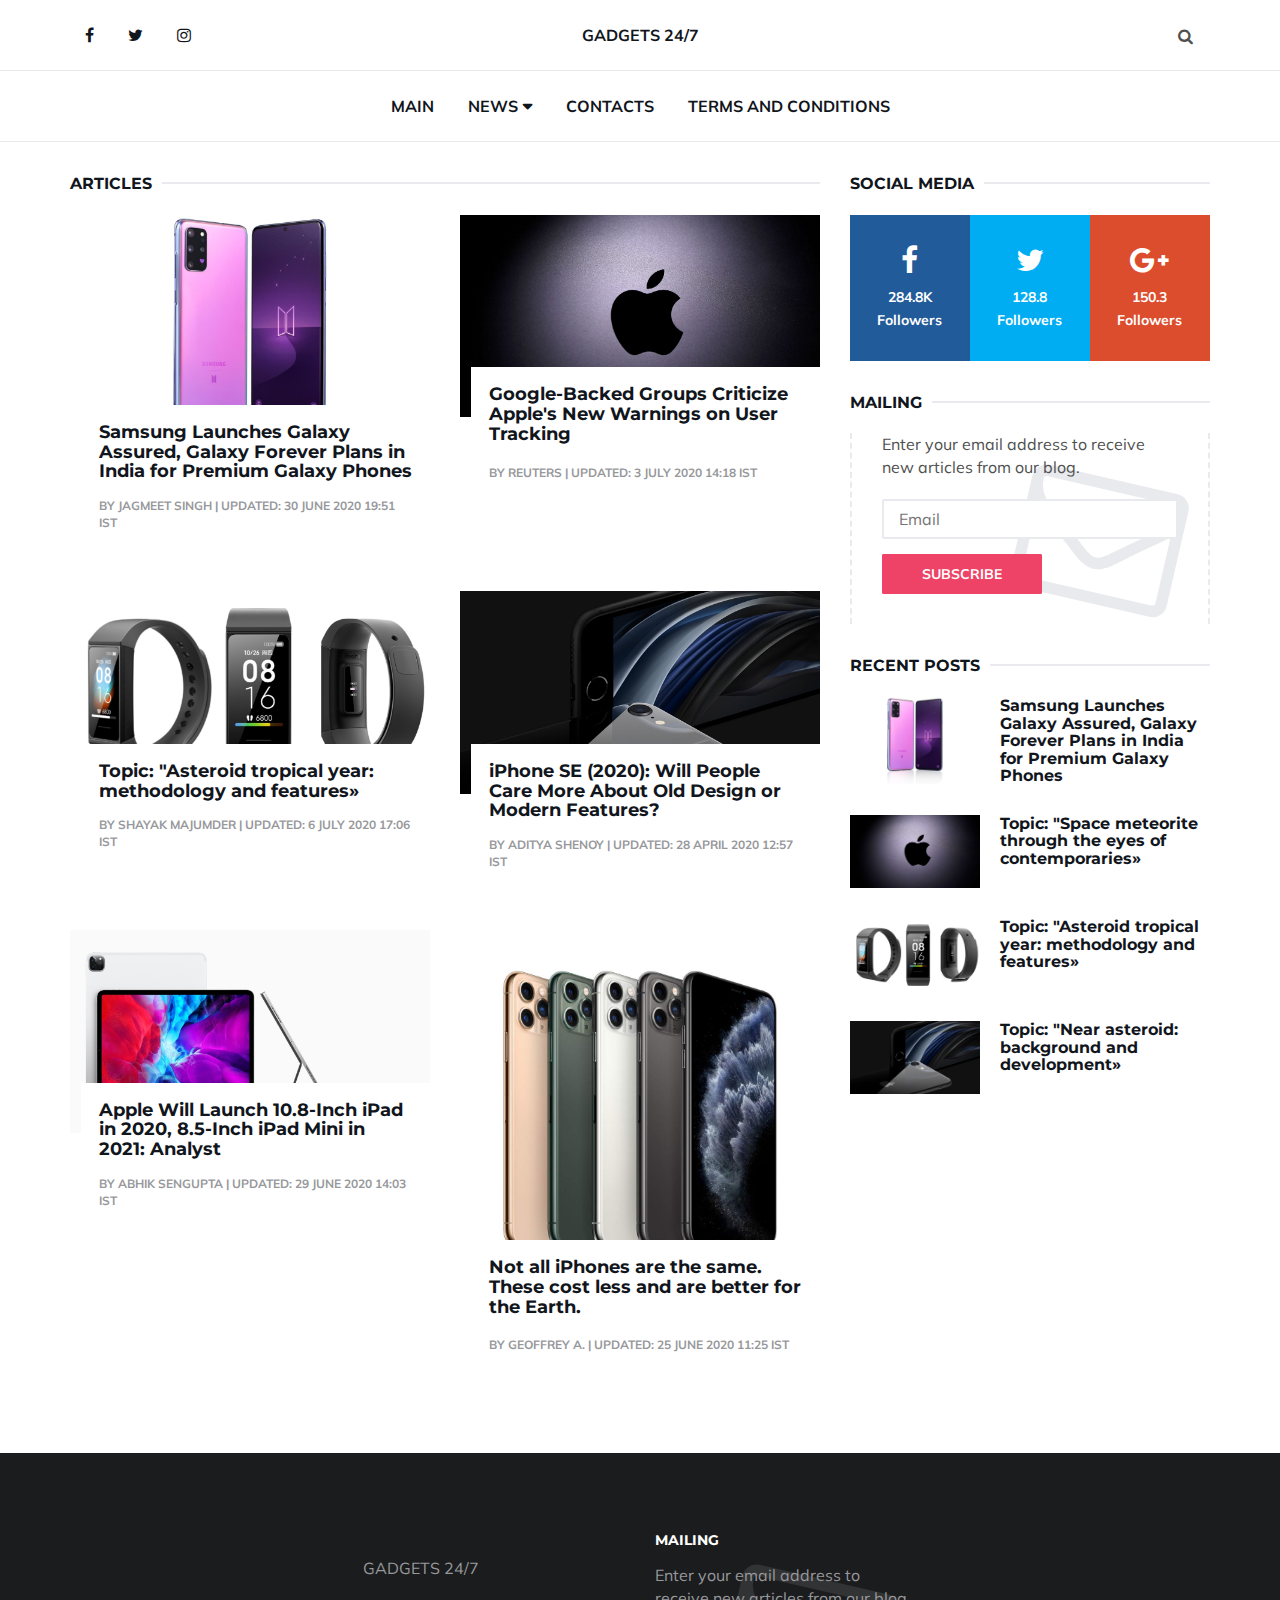
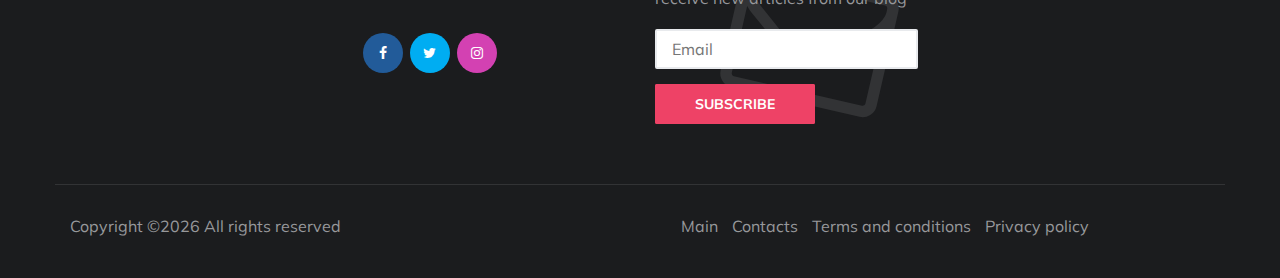
<file: index_1.html>
<!DOCTYPE html>
<html lang="en">

<head>
	<meta charset="utf-8">
	<meta http-equiv="X-UA-Compatible" content="IE=edge">
	<meta name="viewport" content="width=device-width, initial-scale=1">
	<!-- The above 3 meta tags *must* come first in the head; any other head content must come *after* these tags -->

	<title>Gadgets 24/7</title>

	<!-- Google font -->
	<link href="https://fonts.googleapis.com/css?family=Montserrat:400,700%7CMuli:400,700" rel="stylesheet">

	<!-- Bootstrap -->
	<link type="text/css" rel="stylesheet" href="css/bootstrap.min.css" />

	<!-- Font Awesome Icon -->
	<link rel="stylesheet" href="css/font-awesome.min.css">

	<!-- Custom stlylesheet -->
	<link type="text/css" rel="stylesheet" href="css/style.css" />

	<!-- HTML5 shim and Respond.js for IE8 support of HTML5 elements and media queries -->
	<!-- WARNING: Respond.js doesn't work if you view the page via file:// -->
	<!--[if lt IE 9]>
		  <script src="https://oss.maxcdn.com/html5shiv/3.7.3/html5shiv.min.js"></script>
		  <script src="https://oss.maxcdn.com/respond/1.4.2/respond.min.js"></script>
		<![endif]-->

</head>

<body>
	<!-- HEADER -->
	<header id="header">
		<!-- NAV -->
		<div id="nav">
			<!-- Top Nav -->
			<div id="nav-top">
				<div class="container">
					<!-- social -->
					<ul class="nav-social">
						<li><a href="https://www.facebook.com"><i class="fa fa-facebook"></i></a></li>
						<li><a href="https://twitter.com/explore"><i class="fa fa-twitter"></i></a></li>
						<li><a href="https://www.instagram.com"><i class="fa fa-instagram"></i></a></li>
					</ul>
					<!-- /social -->

					<!-- logo -->
					<div class="nav-logo">
						<a href="index_1.html" class="logo" style="text-transform: uppercase"><strong>GADGETS 24/7</strong></a>
					</div>
					<!-- /logo -->

					<!-- search & aside toggle -->
					<div class="nav-btns">
						<button class="search-btn"><i class="fa fa-search"></i></button>
						<div id="nav-search">
							<form>
								<input class="input" name="search" placeholder="">
							</form>
							<button class="nav-close search-close">
								<span></span>
							</button>
						</div>
					</div>
					<!-- /search & aside toggle -->
				</div>
			</div>
			<!-- /Top Nav -->

			<!-- Main Nav -->
			<div id="nav-bottom">
				<div class="container">
					<!-- nav -->
					<ul class="nav-menu">
						<li>
							<a href="index_1.html">Main</a>
						</li>
						<li class="has-dropdown">
							<a href="index_1.html">News</a>
							<div class="dropdown">
								<div class="dropdown-body">
									<ul class="dropdown-list">
										
										<li><a href="3b7cafb34d6e27b3c7deafda1546489b.html">Samsung Launches Galaxy Assured, Galaxy Forever Plans in India for Premium Galaxy Phones</a></li>
										

										<li><a href="PwXMoWrKSReW3EnVDkb.html">Google-Backed Groups Criticize Apple's New Warnings on User Tracking</a></li>
										

										<li><a href="c5275c4524ee689e1163f7fa6b0b800b.html">Mi Smart Band 4C Tracker With Heart-Rate Monitor, Colour Display Launched as Affordable Alternative</a></li>
										

										<li><a href="ae6cb0d5f323de33724835ac761fc296.html">iPhone SE (2020): Will People Care More About Old Design or Modern Features?</a></li>
										

										<li><a href="28ee06c02bc1dfe6d34b3a1ff7373bc7.html">Apple Will Launch 10.8-Inch iPad in 2020, 8.5-Inch iPad Mini in 2021: Analyst</a></li>
										

										<li><a href="fIAO4YljIVWMYwSqBGZ.html">Not all iPhones are the same. These cost less and are better for the Earth.</a></li>
										
										

									</ul>
								</div>
							</div>
						</li>

						<li><a href="contact.html">Contacts</a></li>
						<li><a href="terms.html">Terms and conditions</a></li>
					</ul>
					<!-- /nav -->
				</div>
			</div>
			<!-- /Main Nav -->
		</div>
		<!-- /NAV -->
	</header>
	<!-- /HEADER -->


	<!-- SECTION -->
	<div class="section">
		<!-- container -->
		<div class="container">
			<!-- row -->
			<div class="row">
				<div class="col-md-8">
					<!-- row -->
					<div class="row">
						<div class="col-md-12">
							<div class="section-title">
								<h2 class="title">Articles</h2>
							</div>
						</div>
						
						<!-- post -->
						<div class="col-md-6">
							<div class="post">
								<a class="post-img" href="3b7cafb34d6e27b3c7deafda1546489b.html"><img src="./img/6030946-www.nevseoboi.com.ua.jpg" alt=""></a>
								<div class="post-body">
									<h3 class="post-title"><a href="3b7cafb34d6e27b3c7deafda1546489b.html">Samsung Launches Galaxy Assured, Galaxy Forever Plans in India for Premium Galaxy Phones</a></h3>
									<ul class="post-meta">
										<li><a href="3b7cafb34d6e27b3c7deafda1546489b.html">By Jagmeet Singh | Updated: 30 June 2020 19:51 IST</a></li>
									</ul>
								</div>
							</div>
						</div>
						
						<!-- /post -->
						

						<!-- post -->
						<div class="col-md-6">
							<div class="post">
								<a class="post-img" href="PwXMoWrKSReW3EnVDkb.html"><img src="./img/6037254-www.nevseoboi.com.ua.jpg" alt=""></a>
								<div class="post-body">
									<h3 class="post-title"><a href="PwXMoWrKSReW3EnVDkb.html">Google-Backed Groups Criticize Apple's New Warnings on User Tracking</a></h3>
									<ul class="post-meta">
										<li><a href="PwXMoWrKSReW3EnVDkb.html">By Reuters | Updated: 3 July 2020 14:18 IST</a></li>
									</ul>
								</div>
							</div>
						</div>
						<div class="clearfix visible-md visible-lg"></div>
						<!-- /post -->
						

						<!-- post -->
						<div class="col-md-6">
							<div class="post">
								<a class="post-img" href="c5275c4524ee689e1163f7fa6b0b800b.html"><img src="./img/1000801-space-nevseoboi.com.ua.jpg" alt=""></a>
								<div class="post-body">
									<h3 class="post-title"><a href="c5275c4524ee689e1163f7fa6b0b800b.html">Topic: "Asteroid tropical year: methodology and features»</a></h3>
									<ul class="post-meta">
										<li><a href="c5275c4524ee689e1163f7fa6b0b800b.html">By Shayak Majumder | Updated: 6 July 2020 17:06 IST</a></li>
									</ul>
								</div>
							</div>
						</div>
						
						<!-- /post -->
						

						<!-- post -->
						<div class="col-md-6">
							<div class="post">
								<a class="post-img" href="ae6cb0d5f323de33724835ac761fc296.html"><img src="./img/1000913-space-nevseoboi.com.ua.jpg" alt=""></a>
								<div class="post-body">
									<h3 class="post-title"><a href="ae6cb0d5f323de33724835ac761fc296.html">iPhone SE (2020): Will People Care More About Old Design or Modern Features?</a></h3>
									<ul class="post-meta">
										<li><a href="ae6cb0d5f323de33724835ac761fc296.html">By Aditya Shenoy | Updated: 28 April 2020 12:57 IST</a></li>
									</ul>
								</div>
							</div>
						</div>
						<div class="clearfix visible-md visible-lg"></div>
						<!-- /post -->
						

						<!-- post -->
						<div class="col-md-6">
							<div class="post">
								<a class="post-img" href="28ee06c02bc1dfe6d34b3a1ff7373bc7.html"><img src="./img/6037399-www.nevseoboi.com.ua.jpg" alt=""></a>
								<div class="post-body">
									<h3 class="post-title"><a href="28ee06c02bc1dfe6d34b3a1ff7373bc7.html">Apple Will Launch 10.8-Inch iPad in 2020, 8.5-Inch iPad Mini in 2021: Analyst</a></h3>
									<ul class="post-meta">
										<li><a href="28ee06c02bc1dfe6d34b3a1ff7373bc7.html">By Abhik Sengupta | Updated: 29 June 2020 14:03 IST</a></li>
									</ul>
								</div>
							</div>
						</div>
						
						<!-- /post -->
						

						<!-- post -->
						<div class="col-md-6">
							<div class="post">
								<a class="post-img" href="fIAO4YljIVWMYwSqBGZ.html"><img src="./img/6017242-www.nevseoboi.com.ua.jpg" alt=""></a>
								<div class="post-body">
									<h3 class="post-title"><a href="fIAO4YljIVWMYwSqBGZ.html">Not all iPhones are the same. These cost less and are better for the Earth.</a></h3>
									<ul class="post-meta">
										<li><a href="fIAO4YljIVWMYwSqBGZ.html">By Geoffrey A. | Updated: 25 June 2020 11:25 IST</a></li>
									</ul>
								</div>
							</div>
						</div>
						<div class="clearfix visible-md visible-lg"></div>
						<!-- /post -->
						
						


					</div>
					<!-- /row -->
				</div>
				<div class="col-md-4">

					<!-- social widget -->
					<div class="aside-widget">
						<div class="section-title">
							<h2 class="title">Social media</h2>
						</div>
						<div class="social-widget">
							<ul>
								<li>
									<a href="#" class="social-facebook">
										<i class="fa fa-facebook"></i>
										<span>284.8K<br>Followers</span>
									</a>
								</li>
								<li>
									<a href="#" class="social-twitter">
										<i class="fa fa-twitter"></i>
										<span>128.8<br>Followers</span>
									</a>
								</li>
								<li>
									<a href="#" class="social-google-plus">
										<i class="fa fa-google-plus"></i>
										<span>150.3<br>Followers</span>
									</a>
								</li>
							</ul>
						</div>
					</div>
					<!-- /social widget -->


					<!-- newsletter widget -->
					<div class="aside-widget">
						<div class="section-title">
							<h2 class="title">Mailing</h2>
						</div>
						<div class="newsletter-widget">
							<form action="thanks.html">
								<p>Enter your email address to receive new articles from our blog.</p>
								<input class="input" name="newsletter" placeholder="Email">
								<button class="primary-button">Subscribe</button>
							</form>
						</div>
					</div>
					<!-- /newsletter widget -->

					<!-- post widget -->
					<div class="aside-widget">
						<div class="section-title">
							<h2 class="title">Recent posts</h2>
						</div>
						
						<!-- post -->
						<div class="post post-widget">
							<a class="post-img" href="3b7cafb34d6e27b3c7deafda1546489b.html"><img src="./img/6030946-www.nevseoboi.com.ua.jpg" alt=""></a>
							<div class="post-body">
								<h3 class="post-title"><a href="3b7cafb34d6e27b3c7deafda1546489b.html">Samsung Launches Galaxy Assured, Galaxy Forever Plans in India for Premium Galaxy Phones</a></h3>
							</div>
						</div>
						<!-- /post -->
						

						<!-- post -->
						<div class="post post-widget">
							<a class="post-img" href="PwXMoWrKSReW3EnVDkb.html"><img src="./img/6037254-www.nevseoboi.com.ua.jpg" alt=""></a>
							<div class="post-body">
								<h3 class="post-title"><a href="PwXMoWrKSReW3EnVDkb.html">Topic: "Space meteorite through the eyes of contemporaries»</a></h3>
							</div>
						</div>
						<!-- /post -->
						

						<!-- post -->
						<div class="post post-widget">
							<a class="post-img" href="c5275c4524ee689e1163f7fa6b0b800b.html"><img src="./img/1000801-space-nevseoboi.com.ua.jpg" alt=""></a>
							<div class="post-body">
								<h3 class="post-title"><a href="c5275c4524ee689e1163f7fa6b0b800b.html">Topic: "Asteroid tropical year: methodology and features»</a></h3>
							</div>
						</div>
						<!-- /post -->
						

						<!-- post -->
						<div class="post post-widget">
							<a class="post-img" href="ae6cb0d5f323de33724835ac761fc296.html"><img src="./img/1000913-space-nevseoboi.com.ua.jpg" alt=""></a>
							<div class="post-body">
								<h3 class="post-title"><a href="ae6cb0d5f323de33724835ac761fc296.html">Topic: "Near asteroid: background and development»</a></h3>
							</div>
						</div>
						<!-- /post -->
						


					</div>
					<!-- /post widget -->
				</div>
			</div>
			<!-- /row -->
		</div>
		<!-- /container -->
	</div>
	<!-- /SECTION -->


	<!-- FOOTER -->
	<footer id="footer">
		<!-- container -->
		<div class="container">
			<!-- row -->
			<div class="row justify-content-center">
				<div class="col-md-3 col-md-push-3">
					<div class="footer-widget">
						<div class="footer-logo">
							<a href="index.html" class="logo" style="text-transform: uppercase">Gadgets 24/7</a>
						</div>
						<ul class="contact-social">
							<li><a href="https://www.facebook.com" class="social-facebook"><i class="fa fa-facebook"></i></a></li>
							<li><a href="https://twitter.com/explore" class="social-twitter"><i class="fa fa-twitter"></i></a></li>
							<li><a href="https://www.instagram.com" class="social-instagram"><i class="fa fa-instagram"></i></a></li>
						</ul>
					</div>
				</div>
				<div class="col-md-3 col-md-push-3">
					<div class="footer-widget">
						<h3 class="footer-title">Mailing</h3>
						<div class="newsletter-widget">
							<form action="thanks.html">
								<p>Enter your email address to receive new articles from our blog</p>
								<input class="input" name="newsletter" placeholder="Email">
								<button class="primary-button">Subscribe</button>
							</form>
						</div>
					</div>
				</div>
			</div>
			<!-- /row -->

			<!-- row -->
			<div class="footer-bottom row">
				<div class="col-md-8 col-md-push-3">
					<ul class="footer-nav">
						<li><a href="index_1.html">Main</a></li>
						<li><a href="contact.html">Contacts</a></li>
						<li><a href="terms.html">Terms and conditions</a></li>
						<li><a href="policy.html">Privacy policy</a></li>
						<li><a </li>
					</ul>
				</div>
				<div class="col-md-4 col-md-pull-8">
					<div class="footer-copyright">
Copyright &copy;<script>document.write(new Date().getFullYear());</script> All rights reserved

					</div>
				</div>
			</div>
			<!-- /row -->
		</div>
		<!-- /container -->
	</footer>
	<!-- /FOOTER -->

	<!-- jQuery Plugins -->
	<script src="js/jquery.min.js"></script>
	<script src="js/bootstrap.min.js"></script>
	<script src="js/jquery.stellar.min.js"></script>
	<script src="js/main.js"></script>
	
	<script>
		let elems = document.querySelectorAll('.server-name');
		elems.forEach((elem) => {
			elem.innerHTML = window.location.hostname
		})
	</script>
</body>

</html>
</file>
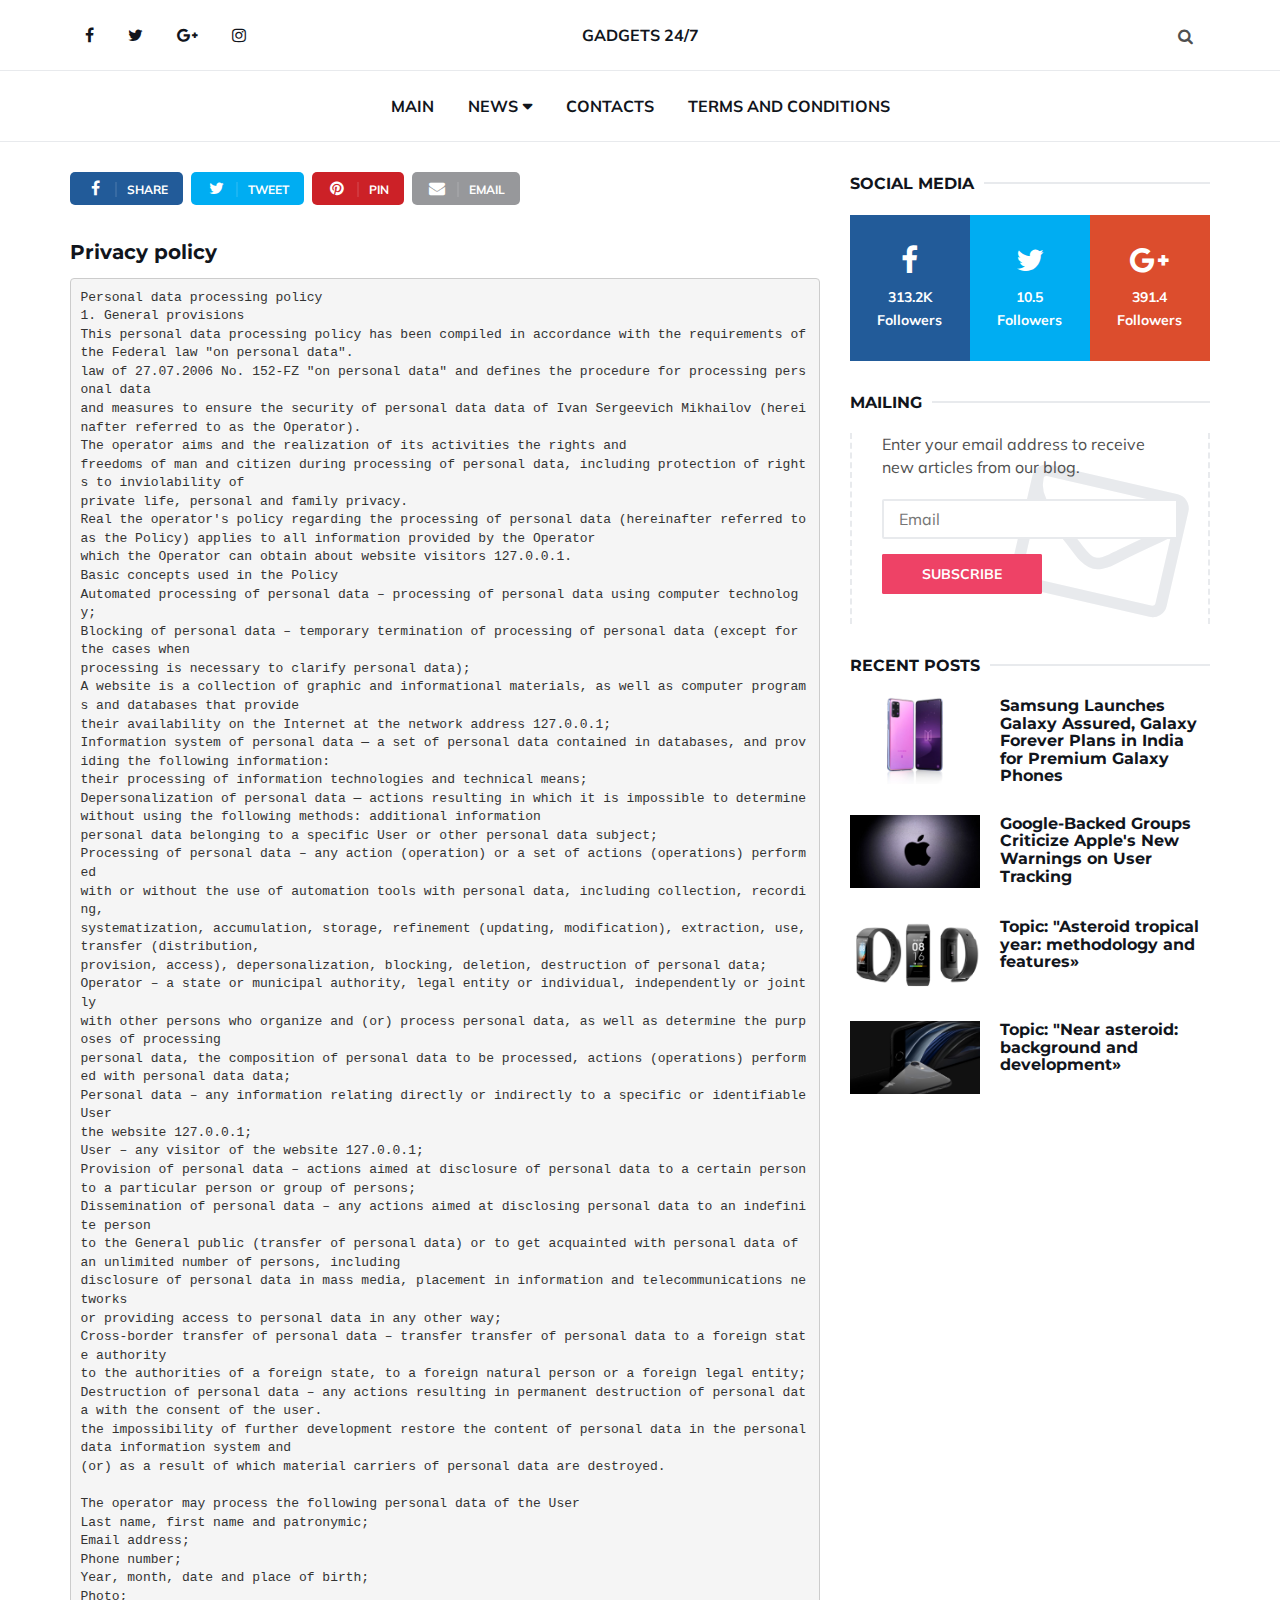
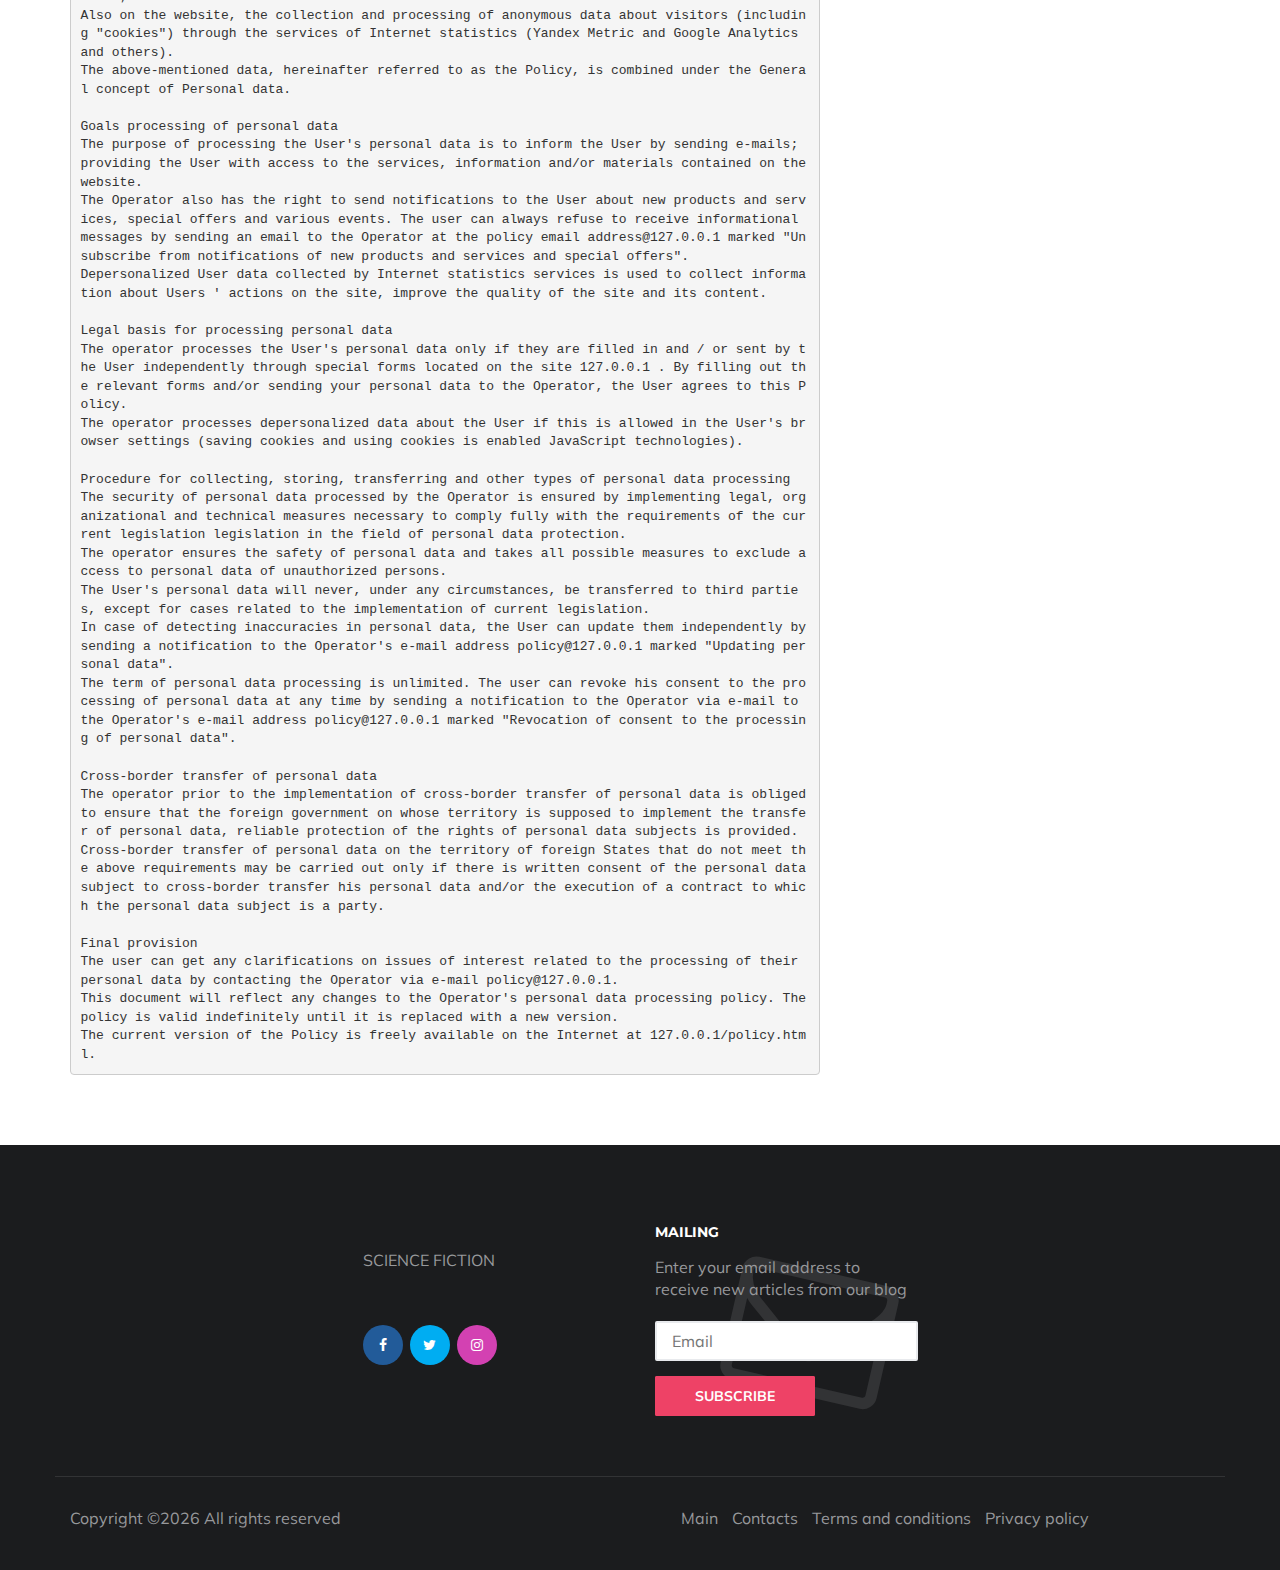
<file: policy.html>
<!DOCTYPE html>
<html lang="en">

<head>
	<meta charset="utf-8">
	<meta http-equiv="X-UA-Compatible" content="IE=edge">
	<meta name="viewport" content="width=device-width, initial-scale=1">
	<!-- The above 3 meta tags *must* come first in the head; any other head content must come *after* these tags -->

	<title>Privacy policy</title>

	<!-- Google font -->
	<link href="https://fonts.googleapis.com/css?family=Montserrat:400,700%7CMuli:400,700" rel="stylesheet">

	<!-- Bootstrap -->
	<link type="text/css" rel="stylesheet" href="css/bootstrap.min.css" />

	<!-- Font Awesome Icon -->
	<link rel="stylesheet" href="css/font-awesome.min.css">

	<!-- Custom stlylesheet -->
	<link type="text/css" rel="stylesheet" href="css/style.css" />

	<!-- HTML5 shim and Respond.js for IE8 support of HTML5 elements and media queries -->
	<!-- WARNING: Respond.js doesn't work if you view the page via file:// -->
	<!--[if lt IE 9]>
		  <script src="https://oss.maxcdn.com/html5shiv/3.7.3/html5shiv.min.js"></script>
		  <script src="https://oss.maxcdn.com/respond/1.4.2/respond.min.js"></script>
		<![endif]-->

</head>

<body>
	<!-- HEADER -->
	<header id="header">
		<!-- NAV -->
		<div id="nav">
			<!-- Top Nav -->
			<div id="nav-top">
				<div class="container">
					<!-- social -->
					<ul class="nav-social">
						<li><a href="#"><i class="fa fa-facebook"></i></a></li>
						<li><a href="#"><i class="fa fa-twitter"></i></a></li>
						<li><a href="#"><i class="fa fa-google-plus"></i></a></li>
						<li><a href="#"><i class="fa fa-instagram"></i></a></li>
					</ul>
					<!-- /social -->

					<!-- logo -->
					<div class="nav-logo">
						<a href="index_1.html" class="logo" style="text-transform: uppercase"><strong>GADGETS 24/7</strong></a>
					</div>
					<!-- /logo -->

					<!-- search & aside toggle -->
					<div class="nav-btns">
						<button class="search-btn"><i class="fa fa-search"></i></button>
						<div id="nav-search">
							<form>
								<input class="input" name="search" placeholder="">
							</form>
							<button class="nav-close search-close">
								<span></span>
							</button>
						</div>
					</div>
					<!-- /search & aside toggle -->
				</div>
			</div>
			<!-- /Top Nav -->

			<!-- Main Nav -->
			<div id="nav-bottom">
				<div class="container">
					<!-- nav -->
					<ul class="nav-menu">
						<li>
							<a href="index_1.html">Main</a>
						</li>
						<li class="has-dropdown">
							<a href="index_1.html">News</a>
							<div class="dropdown">
								<div class="dropdown-body">
									<ul class="dropdown-list">
										
										<li><a href="3b7cafb34d6e27b3c7deafda1546489b.html">Samsung Launches Galaxy Assured, Galaxy Forever Plans in India for Premium Galaxy Phones</a></li>
										

										<li><a href="PwXMoWrKSReW3EnVDkb.html">Google-Backed Groups Criticize Apple's New Warnings on User Tracking</a></li>
										

										<li><a href="c5275c4524ee689e1163f7fa6b0b800b.html">Mi Smart Band 4C Tracker With Heart-Rate Monitor, Colour Display Launched as Affordable Alternative</a></li>
										

										<li><a href="ae6cb0d5f323de33724835ac761fc296.html">iPhone SE (2020): Will People Care More About Old Design or Modern Features?</a></li>
										

										<li><a href="28ee06c02bc1dfe6d34b3a1ff7373bc7.html">Apple Will Launch 10.8-Inch iPad in 2020, 8.5-Inch iPad Mini in 2021: Analyst</a></li>
										

										<li><a href="fIAO4YljIVWMYwSqBGZ.html">Not all iPhones are the same. These cost less and are better for the Earth.</a></li>
										
										

									</ul>
								</div>
							</div>
						</li>

						<li><a href="contact.html">Contacts</a></li>
						<li><a href="terms.html">Terms and conditions</a></li>
					</ul>
					<!-- /nav -->
				</div>
			</div>
			<!-- /Main Nav -->
		</div>
		<!-- /NAV -->
	</header>
	<!-- /HEADER -->

	<!-- section -->
	<div class="section">
		<!-- container -->
		<div class="container">
			<!-- row -->
			<div class="row">
				<div class="col-md-8">
					<!-- post share -->
					<div class="section-row">
						<div class="post-share">
							<a href="#" class="social-facebook"><i class="fa fa-facebook"></i><span>Share</span></a>
							<a href="#" class="social-twitter"><i class="fa fa-twitter"></i><span>Tweet</span></a>
							<a href="#" class="social-pinterest"><i class="fa fa-pinterest"></i><span>Pin</span></a>
							<a href="#" ><i class="fa fa-envelope"></i><span>Email</span></a>
						</div>
					</div>
					<!-- /post share -->

					<!-- post content -->
					<div class="section-row">
						<h3>Privacy policy</h3>
						<pre style="width:100%; white-space: pre-line!important;">
							 Personal data processing policy
 1. General provisions
This personal data processing policy has been compiled in accordance with the requirements of the Federal law "on personal data".
law of 27.07.2006 No. 152-FZ "on personal data" and defines the procedure for processing personal data
and measures to ensure the security of personal data data of Ivan Sergeevich Mikhailov (hereinafter referred to as the Operator).
The operator aims and the realization of its activities the rights and
freedoms of man and citizen during processing of personal data, including protection of rights to inviolability of
private life, personal and family privacy.
Real the operator's policy regarding the processing of personal data (hereinafter referred to as the Policy) applies to all information provided by the Operator
which the Operator can obtain about website visitors <span class="server-name"></span>.
							Basic concepts used in the Policy
Automated processing of personal data – processing of personal data using computer technology;
Blocking of personal data – temporary termination of processing of personal data (except for the cases when
processing is necessary to clarify personal data);
A website is a collection of graphic and informational materials, as well as computer programs and databases that provide
their availability on the Internet at the network address <span class="server-name"></span>;
							 Information system of personal data — a set of personal data contained in databases, and providing the following information:
their processing of information technologies and technical means;
Depersonalization of personal data — actions resulting in which it is impossible to determine without using the following methods: additional information
personal data belonging to a specific User or other personal data subject;
Processing of personal data – any action (operation) or a set of actions (operations) performed
with or without the use of automation tools with personal data, including collection, recording,
systematization, accumulation, storage, refinement (updating, modification), extraction, use, transfer (distribution, 
provision, access), depersonalization, blocking, deletion, destruction of personal data;
Operator – a state or municipal authority, legal entity or individual, independently or jointly
with other persons who organize and (or) process personal data, as well as determine the purposes of processing
personal data, the composition of personal data to be processed, actions (operations) performed with personal data data;
Personal data – any information relating directly or indirectly to a specific or identifiable User
the website <span class="server-name"></span>;
							User – any visitor of the website <span class="server-name"></span>;
							 Provision of personal data – actions aimed at disclosure of personal data to a certain person
to a particular person or group of persons;
Dissemination of personal data – any actions aimed at disclosing personal data to an indefinite person
to the General public (transfer of personal data) or to get acquainted with personal data of an unlimited number of persons, including 
disclosure of personal data in mass media, placement in information and telecommunications networks 
or providing access to personal data in any other way;
Cross-border transfer of personal data – transfer transfer of personal data to a foreign state authority 
to the authorities of a foreign state, to a foreign natural person or a foreign legal entity;
Destruction of personal data – any actions resulting in permanent destruction of personal data with the consent of the user.
the impossibility of further development restore the content of personal data in the personal data information system and 
(or) as a result of which material carriers of personal data are destroyed.

The operator may process the following personal data of the User
Last name, first name and patronymic;
Email address;
Phone number;
Year, month, date and place of birth;
Photo;
Also on the website, the collection and processing of anonymous data about visitors (including "cookies") through the services of Internet statistics (Yandex Metric and Google Analytics and others).
The above-mentioned data, hereinafter referred to as the Policy, is combined under the General concept of Personal data.

Goals processing of personal data
The purpose of processing the User's personal data is to inform the User by sending e-mails; 
providing the User with access to the services, information and/or materials contained on the website.
The Operator also has the right to send notifications to the User about new products and services, special offers and various events. The user can always refuse to receive informational messages by sending an email to the Operator at the policy email address@<span class="server-name"></span>  marked "Unsubscribe from notifications of new products and services and special offers".
Depersonalized User data collected by Internet statistics services is used to collect information about Users ' actions on the site, improve the quality of the site and its content.

Legal basis for processing personal data
The operator processes the User's personal data only if they are filled in and / or sent by the User independently through special forms located on the site <span class="server-name"></span> . By filling out the relevant forms and/or sending your personal data to the Operator, the User agrees to this Policy.
The operator processes depersonalized data about the User if this is allowed in the User's browser settings (saving cookies and using cookies is enabled JavaScript technologies).

Procedure for collecting, storing, transferring and other types of personal data processing
The security of personal data processed by the Operator is ensured by implementing legal, organizational and technical measures necessary to comply fully with the requirements of the current legislation legislation in the field of personal data protection.
The operator ensures the safety of personal data and takes all possible measures to exclude access to personal data of unauthorized persons.
The User's personal data will never, under any circumstances, be transferred to third parties, except for cases related to the implementation of current legislation.
In case of detecting inaccuracies in personal data, the User can update them independently by sending a notification to the Operator's e-mail address policy@<span class="server-name"></span> marked "Updating personal data".
The term of personal data processing is unlimited. The user can revoke his consent to the processing of personal data at any time by sending a notification to the Operator via e-mail to the Operator's e-mail address policy@<span class="server-name"></span>  marked "Revocation of consent to the processing of personal data".

Cross-border transfer of personal data
The operator prior to the implementation of cross-border transfer of personal data is obliged to ensure that the foreign government on whose territory is supposed to implement the transfer of personal data, reliable protection of the rights of personal data subjects is provided.
Cross-border transfer of personal data on the territory of foreign States that do not meet the above requirements may be carried out only if there is written consent of the personal data subject to cross-border transfer his personal data and/or the execution of a contract to which the personal data subject is a party.

Final provision
The user can get any clarifications on issues of interest related to the processing of their personal data by contacting the Operator via e-mail policy@<span class="server-name"></span>.
							This document will reflect any changes to the Operator's personal data processing policy. The policy is valid indefinitely until it is replaced with a new version.
 The current version of the Policy is freely available on the Internet at <span class="server-name"></span>/policy.html.
						</pre>
					</div>
					<!-- /post content -->
				</div>
				<div class="col-md-4">

					<!-- social widget -->
					<div class="aside-widget">
						<div class="section-title">
							<h2 class="title">Social media</h2>
						</div>
						<div class="social-widget">
							<ul>
								<li>
									<a href="#" class="social-facebook">
										<i class="fa fa-facebook"></i>
										<span>313.2K<br>Followers</span>
									</a>
								</li>
								<li>
									<a href="#" class="social-twitter">
										<i class="fa fa-twitter"></i>
										<span>10.5<br>Followers</span>
									</a>
								</li>
								<li>
									<a href="#" class="social-google-plus">
										<i class="fa fa-google-plus"></i>
										<span>391.4<br>Followers</span>
									</a>
								</li>
							</ul>
						</div>
					</div>
					<!-- /social widget -->


					<!-- newsletter widget -->
					<div class="aside-widget">
						<div class="section-title">
							<h2 class="title">Mailing</h2>
						</div>
						<div class="newsletter-widget">
							<form action="thanks.html">
								<p>Enter your email address to receive new articles from our blog.</p>
								<input class="input" name="newsletter" placeholder="Email">
								<button class="primary-button">Subscribe</button>
							</form>
						</div>
					</div>
					<!-- /newsletter widget -->

					<!-- post widget -->
					<div class="aside-widget">
						<div class="section-title">
							<h2 class="title">Recent posts</h2>
						</div>
						
						<!-- post -->
						<div class="post post-widget">
							<a class="post-img" href="3b7cafb34d6e27b3c7deafda1546489b.html"><img src="./img/6030946-www.nevseoboi.com.ua.jpg" alt=""></a>
							<div class="post-body">
								<h3 class="post-title"><a href="3b7cafb34d6e27b3c7deafda1546489b.html">Samsung Launches Galaxy Assured, Galaxy Forever Plans in India for Premium Galaxy Phones</a></h3>
							</div>
						</div>
						<!-- /post -->
						

						<!-- post -->
						<div class="post post-widget">
							<a class="post-img" href="PwXMoWrKSReW3EnVDkb.html"><img src="./img/6037254-www.nevseoboi.com.ua.jpg" alt=""></a>
							<div class="post-body">
								<h3 class="post-title"><a href="PwXMoWrKSReW3EnVDkb.html">Google-Backed Groups Criticize Apple's New Warnings on User Tracking</a></h3>
							</div>
						</div>
						<!-- /post -->
						

						<!-- post -->
						<div class="post post-widget">
							<a class="post-img" href="c5275c4524ee689e1163f7fa6b0b800b.html"><img src="./img/1000801-space-nevseoboi.com.ua.jpg" alt=""></a>
							<div class="post-body">
								<h3 class="post-title"><a href="c5275c4524ee689e1163f7fa6b0b800b.html">Topic: "Asteroid tropical year: methodology and features»</a></h3>
							</div>
						</div>
						<!-- /post -->
						

						<!-- post -->
						<div class="post post-widget">
							<a class="post-img" href="ae6cb0d5f323de33724835ac761fc296.html"><img src="./img/1000913-space-nevseoboi.com.ua.jpg" alt=""></a>
							<div class="post-body">
								<h3 class="post-title"><a href="ae6cb0d5f323de33724835ac761fc296.html">Topic: "Near asteroid: background and development»</a></h3>
							</div>
						</div>
						<!-- /post -->
						


					</div>
					<!-- /post widget -->
				</div>
			</div>
			<!-- /row -->
		</div>
		<!-- /container -->
	</div>
	<!-- /SECTION -->

	<!-- FOOTER -->
	<footer id="footer">
		<!-- container -->
		<div class="container">
			<!-- row -->
			<div class="row justify-content-center">
				<div class="col-md-3 col-md-push-3">
					<div class="footer-widget">
						<div class="footer-logo">
							<a href="index.html" class="logo" style="text-transform: uppercase">science fiction</a>
						</div>
						<ul class="contact-social">
							<li><a href="https://www.facebook.com" class="social-facebook"><i class="fa fa-facebook"></i></a></li>
							<li><a href="https://twitter.com/explore" class="social-twitter"><i class="fa fa-twitter"></i></a></li>
							<li><a href="https://www.instagram.com" class="social-instagram"><i class="fa fa-instagram"></i></a></li>
						</ul>
					</div>
				</div>
				<div class="col-md-3 col-md-push-3">
					<div class="footer-widget">
						<h3 class="footer-title">Mailing</h3>
						<div class="newsletter-widget">
							<form action="thanks.html">
								<p>Enter your email address to receive new articles from our blog</p>
								<input class="input" name="newsletter" placeholder="Email">
								<button class="primary-button">Subscribe</button>
							</form>
						</div>
					</div>
				</div>
			</div>
			<!-- /row -->

			<!-- row -->
			<div class="footer-bottom row">
				<div class="col-md-8 col-md-push-3">
					<ul class="footer-nav">
						<li><a href="index_1.html">Main</a></li>
						<li><a href="contact.html">Contacts</a></li>
						<li><a href="terms.html">Terms and conditions</a></li>
						<li><a href="policy.html">Privacy policy</a></li>
						<li><a </li>
					</ul>
				</div>
				<div class="col-md-4 col-md-pull-8">
					<div class="footer-copyright">
						Copyright &copy;<script>document.write(new Date().getFullYear());</script> All rights reserved

					</div>
				</div>
			</div>
			<!-- /row -->
		</div>
		<!-- /container -->
	</footer>
	<!-- /FOOTER -->

	<!-- jQuery Plugins -->
	<script src="js/jquery.min.js"></script>
	<script src="js/bootstrap.min.js"></script>
	<script src="js/jquery.stellar.min.js"></script>
	<script src="js/main.js"></script>
	
	<script>
		let elems = document.querySelectorAll('.server-name');
		elems.forEach((elem) => {
			elem.innerHTML = window.location.hostname
		})
	</script>
</body>

</html>
</file>
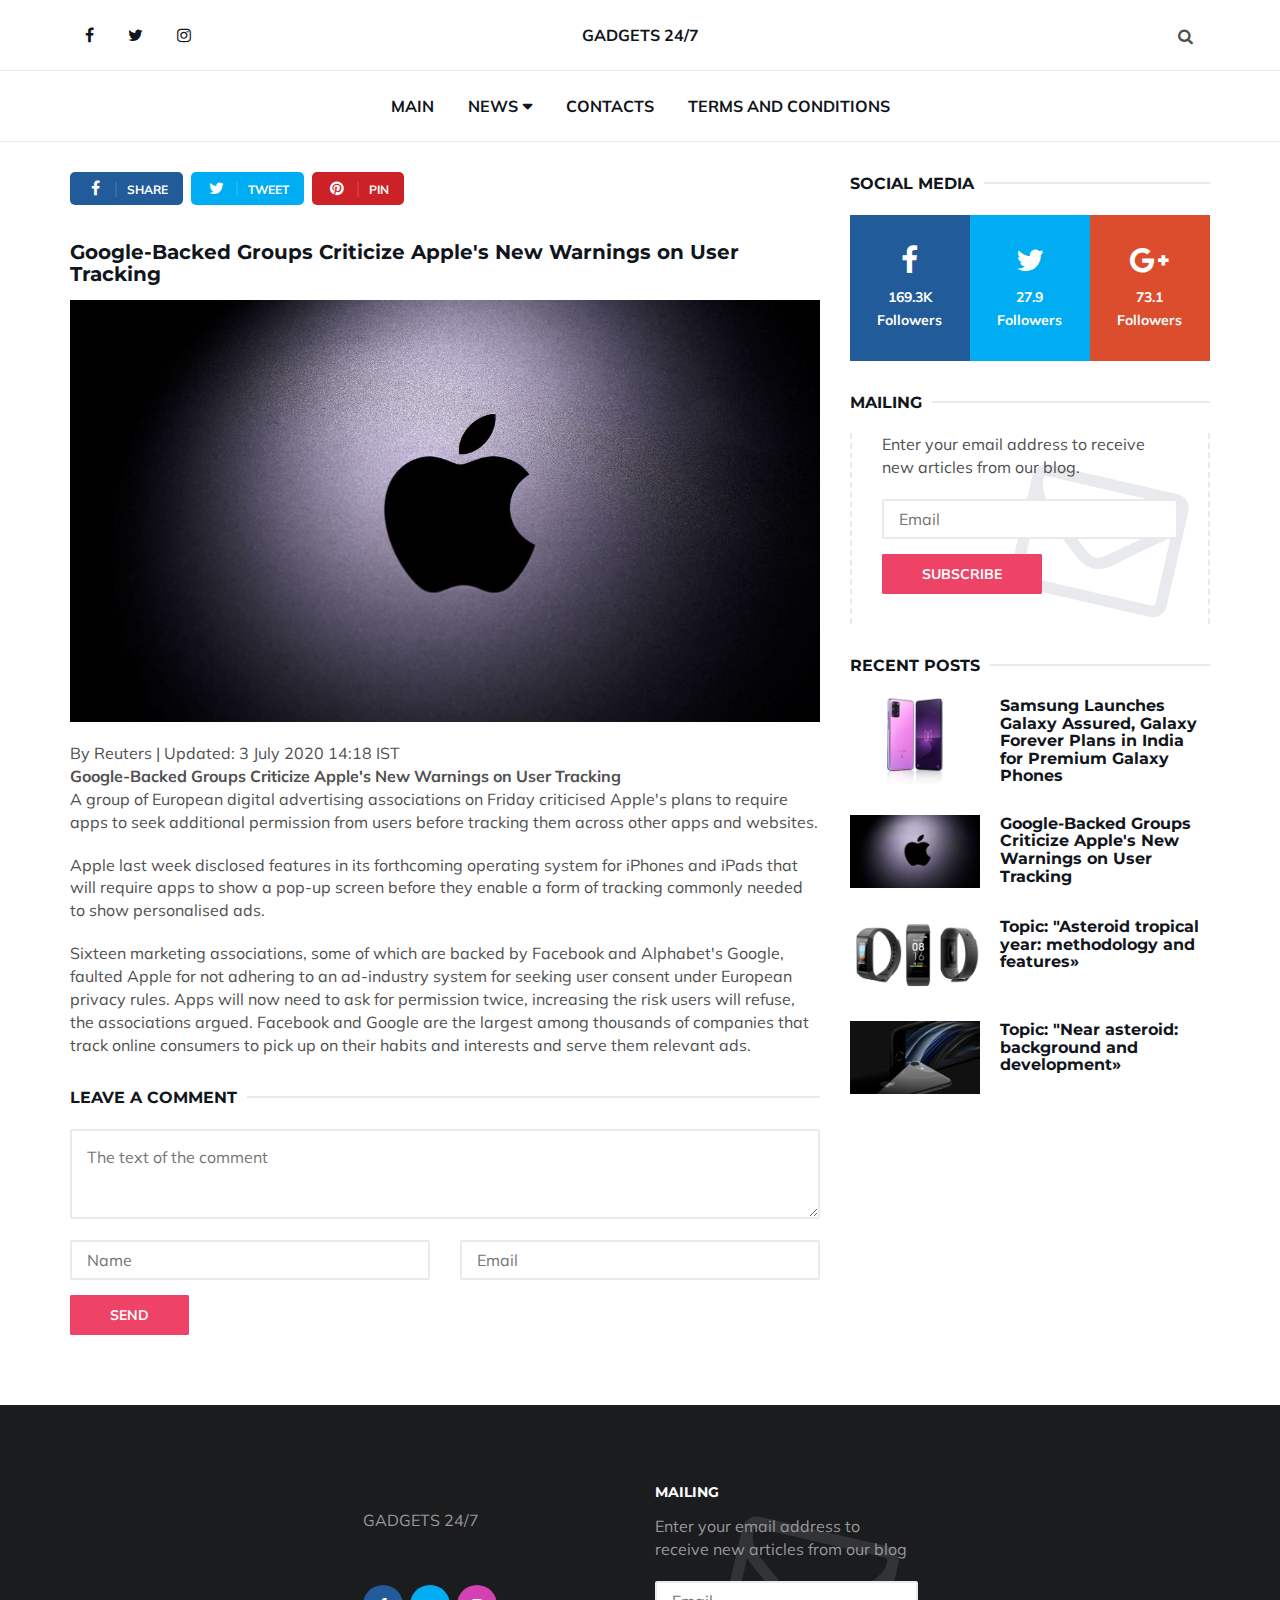
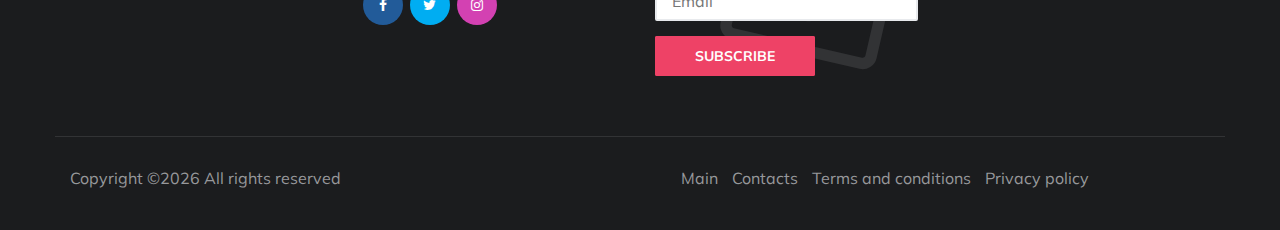
<file: PwXMoWrKSReW3EnVDkb.html>
<!DOCTYPE html>
<html lang="en">

<head>
	<meta charset="utf-8">
	<meta http-equiv="X-UA-Compatible" content="IE=edge">
	<meta name="viewport" content="width=device-width, initial-scale=1">
	<!-- The above 3 meta tags *must* come first in the head; any other head content must come *after* these tags -->

	<title> Gadgets 24/7 </title>

	<!-- Google font -->
	<link href="https://fonts.googleapis.com/css?family=Montserrat:400,700%7CMuli:400,700" rel="stylesheet">

	<!-- Bootstrap -->
	<link type="text/css" rel="stylesheet" href="css/bootstrap.min.css" />

	<!-- Font Awesome Icon -->
	<link rel="stylesheet" href="css/font-awesome.min.css">

	<!-- Custom stlylesheet -->
	<link type="text/css" rel="stylesheet" href="css/style.css" />

	<!-- HTML5 shim and Respond.js for IE8 support of HTML5 elements and media queries -->
	<!-- WARNING: Respond.js doesn't work if you view the page via file:// -->
	<!--[if lt IE 9]>
		  <script src="https://oss.maxcdn.com/html5shiv/3.7.3/html5shiv.min.js"></script>
		  <script src="https://oss.maxcdn.com/respond/1.4.2/respond.min.js"></script>
		<![endif]-->

</head>

<body>
	<!-- HEADER -->
	<header id="header">
		<!-- NAV -->
		<div id="nav">
			<!-- Top Nav -->
			<div id="nav-top">
				<div class="container">
					<!-- social -->
					<ul class="nav-social">
						<li><a href="https://www.facebook.com"><i class="fa fa-facebook"></i></a></li>
						<li><a href="https://twitter.com/explore"><i class="fa fa-twitter"></i></a></li>
						<li><a href="https://www.instagram.com"><i class="fa fa-instagram"></i></a></li>
					</ul>
					<!-- /social -->

					<!-- logo -->
					<div class="nav-logo">
						<a href="index_1.html" class="logo" style="text-transform: uppercase"><strong>GADGETS 24/7</strong></a>
					</div>
					<!-- /logo -->

					<!-- search & aside toggle -->
					<div class="nav-btns">
						<button class="search-btn"><i class="fa fa-search"></i></button>
						<div id="nav-search">
							<form>
								<input class="input" name="search" placeholder="">
							</form>
							<button class="nav-close search-close">
								<span></span>
							</button>
						</div>
					</div>
					<!-- /search & aside toggle -->
				</div>
			</div>
			<!-- /Top Nav -->

			<!-- Main Nav -->
			<div id="nav-bottom">
				<div class="container">
					<!-- nav -->
					<ul class="nav-menu">
						<li>
							<a href="index_1.html">Main</a>
						</li>
						<li class="has-dropdown">
							<a href="index_1.html">News</a>
							<div class="dropdown">
								<div class="dropdown-body">
									<ul class="dropdown-list">
										
										<li><a href="3b7cafb34d6e27b3c7deafda1546489b.html">Samsung Launches Galaxy Assured, Galaxy Forever Plans in India for Premium Galaxy Phones</a></li>
										

										<li><a href="PwXMoWrKSReW3EnVDkb.html">Google-Backed Groups Criticize Apple's New Warnings on User Tracking</a></li>
										

										<li><a href="c5275c4524ee689e1163f7fa6b0b800b.html">Mi Smart Band 4C Tracker With Heart-Rate Monitor, Colour Display Launched as Affordable Alternative</a></li>
										

										<li><a href="ae6cb0d5f323de33724835ac761fc296.html">iPhone SE (2020): Will People Care More About Old Design or Modern Features?</a></li>
										

										<li><a href="28ee06c02bc1dfe6d34b3a1ff7373bc7.html">Apple Will Launch 10.8-Inch iPad in 2020, 8.5-Inch iPad Mini in 2021: Analyst</a></li>
										

										<li><a href="fIAO4YljIVWMYwSqBGZ.html">Topic: "Central meteor...</a></li>
										

										
										

									</ul>
								</div>
							</div>
						</li>

						<li><a href="contact.html">Contacts</a></li>
						<li><a href="terms.html">Terms and conditions</a></li>
					</ul>
					<!-- /nav -->
				</div>
			</div>
			<!-- /Main Nav -->
		</div>
		<!-- /NAV -->
	</header>
	<!-- /HEADER -->

	<!-- section -->
	<div class="section">
		<!-- container -->
		<div class="container">
			<!-- row -->
			<div class="row">
				<div class="col-md-8">
					<!-- post share -->
					<div class="section-row">
						<div class="post-share">
							<a href="https://www.facebook.com" class="social-facebook"><i class="fa fa-facebook"></i><span>Share</span></a>
							<a href="https://twitter.com/explore" class="social-twitter"><i class="fa fa-twitter"></i><span>Tweet</span></a>
							<a href="https://www.pinterest.com" class="social-pinterest"><i class="fa fa-pinterest"></i><span>Pin</span></a>
						</div>
					</div>
					<!-- /post share -->

					<!-- post content -->
					<div class="section-row">
						<h3>Google-Backed Groups Criticize Apple's New Warnings on User Tracking</h3>
						<figure>
							<img src="./img/6037254-www.nevseoboi.com.ua.jpg" alt="">
						</figure>
						 <div>By Reuters | Updated: 3 July 2020 14:18 IST</div><strong>Google-Backed Groups Criticize Apple's New Warnings on User Tracking</strong><p>A group of European digital advertising associations on Friday criticised Apple's plans to require apps to seek additional permission from users before tracking them across other apps and websites.</p><p>Apple last week disclosed features in its forthcoming operating system for iPhones and iPads that will require apps to show a pop-up screen before they enable a form of tracking commonly needed to show personalised ads.</p><p>Sixteen marketing associations, some of which are backed by Facebook and Alphabet's Google, faulted Apple for not adhering to an ad-industry system for seeking user consent under European privacy rules. Apps will now need to ask for permission twice, increasing the risk users will refuse, the associations argued. Facebook and Google are the largest among thousands of companies that track online consumers to pick up on their habits and interests and serve them relevant ads.</p>
					</div>
					<!-- /post content -->

					<!-- post reply -->
					<div class="section-row">
						<div class="section-title">
							<h3 class="title">Leave a comment</h3>
						</div>
						<form  action="thanks.html" class="post-reply">
							<div class="row">
								<div class="col-md-12">
									<div class="form-group">
										<textarea class="input" name="message" placeholder="The text of the comment"></textarea>
									</div>
								</div>
								<div class="col-md-6">
									<div class="form-group">
										<input class="input" type="text" name="name" placeholder="Name">
									</div>
								</div>
								<div class="col-md-6">
									<div class="form-group">
										<input class="input" type="email" name="email" placeholder="Email">
									</div>
								</div>
								<div class="col-md-12">
									<button class="primary-button">Send</button>
								</div>
							</div>
						</form>
					</div>
					<!-- /post reply -->
				</div>
				<div class="col-md-4">

					<!-- social widget -->
					<div class="aside-widget">
						<div class="section-title">
							<h2 class="title">Social media</h2>
						</div>
						<div class="social-widget">
							<ul>
								<li>
									<a href="#" class="social-facebook">
										<i class="fa fa-facebook"></i>
										<span>169.3K<br>Followers</span>
									</a>
								</li>
								<li>
									<a href="#" class="social-twitter">
										<i class="fa fa-twitter"></i>
										<span>27.9<br>Followers</span>
									</a>
								</li>
								<li>
									<a href="#" class="social-google-plus">
										<i class="fa fa-google-plus"></i>
										<span>73.1<br>Followers</span>
									</a>
								</li>
							</ul>
						</div>
					</div>
					<!-- /social widget -->


					<!-- newsletter widget -->
					<div class="aside-widget">
						<div class="section-title">
							<h2 class="title">Mailing</h2>
						</div>
						<div class="newsletter-widget">
							<form action="thanks.html">
								<p>Enter your email address to receive new articles from our blog.</p>
								<input class="input" name="newsletter" placeholder="Email">
								<button class="primary-button">Subscribe</button>
							</form>
						</div>
					</div>
					<!-- /newsletter widget -->

					<!-- post widget -->
					<div class="aside-widget">
						<div class="section-title">
							<h2 class="title">Recent posts</h2>
						</div>
						
						<!-- post -->
						<div class="post post-widget">
							<a class="post-img" href="3b7cafb34d6e27b3c7deafda1546489b.html"><img src="./img/6030946-www.nevseoboi.com.ua.jpg" alt=""></a>
							<div class="post-body">
								<h3 class="post-title"><a href="3b7cafb34d6e27b3c7deafda1546489b.html">Samsung Launches Galaxy Assured, Galaxy Forever Plans in India for Premium Galaxy Phones</a></h3>
							</div>
						</div>
						<!-- /post -->
						

						<!-- post -->
						<div class="post post-widget">
							<a class="post-img" href="PwXMoWrKSReW3EnVDkb.html"><img src="./img/6037254-www.nevseoboi.com.ua.jpg" alt=""></a>
							<div class="post-body">
								<h3 class="post-title"><a href="PwXMoWrKSReW3EnVDkb.html">Google-Backed Groups Criticize Apple's New Warnings on User Tracking</a></h3>
							</div>
						</div>
						<!-- /post -->
						

						<!-- post -->
						<div class="post post-widget">
							<a class="post-img" href="c5275c4524ee689e1163f7fa6b0b800b.html"><img src="./img/1000801-space-nevseoboi.com.ua.jpg" alt=""></a>
							<div class="post-body">
								<h3 class="post-title"><a href="c5275c4524ee689e1163f7fa6b0b800b.html">Topic: "Asteroid tropical year: methodology and features»</a></h3>
							</div>
						</div>
						<!-- /post -->
						

						<!-- post -->
						<div class="post post-widget">
							<a class="post-img" href="ae6cb0d5f323de33724835ac761fc296.html"><img src="./img/1000913-space-nevseoboi.com.ua.jpg" alt=""></a>
							<div class="post-body">
								<h3 class="post-title"><a href="ae6cb0d5f323de33724835ac761fc296.html">Topic: "Near asteroid: background and development»</a></h3>
							</div>
						</div>
						<!-- /post -->
						


					</div>
					<!-- /post widget -->
				</div>
			</div>
			<!-- /row -->
		</div>
		<!-- /container -->
	</div>
	<!-- /SECTION -->

	<!-- FOOTER -->
	<footer id="footer">
		<!-- container -->
		<div class="container">
			<!-- row -->
			<div class="row justify-content-center">
				<div class="col-md-3 col-md-push-3">
					<div class="footer-widget">
						<div class="footer-logo">
							<a href="index.html" class="logo" style="text-transform: uppercase">GADGETS 24/7</a>
						</div>
						<ul class="contact-social">
							<li><a href="https://www.facebook.com" class="social-facebook"><i class="fa fa-facebook"></i></a></li>
							<li><a href="https://twitter.com/explore" class="social-twitter"><i class="fa fa-twitter"></i></a></li>
							<li><a href="https://www.instagram.com" class="social-instagram"><i class="fa fa-instagram"></i></a></li>
						</ul>
					</div>
				</div>
				<div class="col-md-3 col-md-push-3">
					<div class="footer-widget">
						<h3 class="footer-title">Mailing</h3>
						<div class="newsletter-widget">
							<form action="thanks.html">
								<p>Enter your email address to receive new articles from our blog</p>
								<input class="input" name="newsletter" placeholder="Email">
								<button class="primary-button">Subscribe</button>
							</form>
						</div>
					</div>
				</div>
			</div>
			<!-- /row -->

			<!-- row -->
			<div class="footer-bottom row">
				<div class="col-md-8 col-md-push-3">
					<ul class="footer-nav">
						<li><a href="index_1.html">Main</a></li>
						<li><a href="contact.html">Contacts</a></li>
						<li><a href="terms.html">Terms and conditions</a></li>
						<li><a href="policy.html">Privacy policy</a></li>
						<li><a </li>

					</ul>
				</div>
				<div class="col-md-4 col-md-pull-8">
					<div class="footer-copyright">
						Copyright &copy;<script>document.write(new Date().getFullYear());</script> All rights reserved

					</div>
				</div>
			</div>
			<!-- /row -->
		</div>
		<!-- /container -->
	</footer>
	<!-- /FOOTER -->

	<!-- jQuery Plugins -->
	<script src="js/jquery.min.js"></script>
	<script src="js/bootstrap.min.js"></script>
	<script src="js/jquery.stellar.min.js"></script>
	<script src="js/main.js"></script>
	
	<script>
		let elems = document.querySelectorAll('.server-name');
		elems.forEach((elem) => {
			elem.innerHTML = window.location.hostname
		})
	</script>
</body>

</html>
</file>
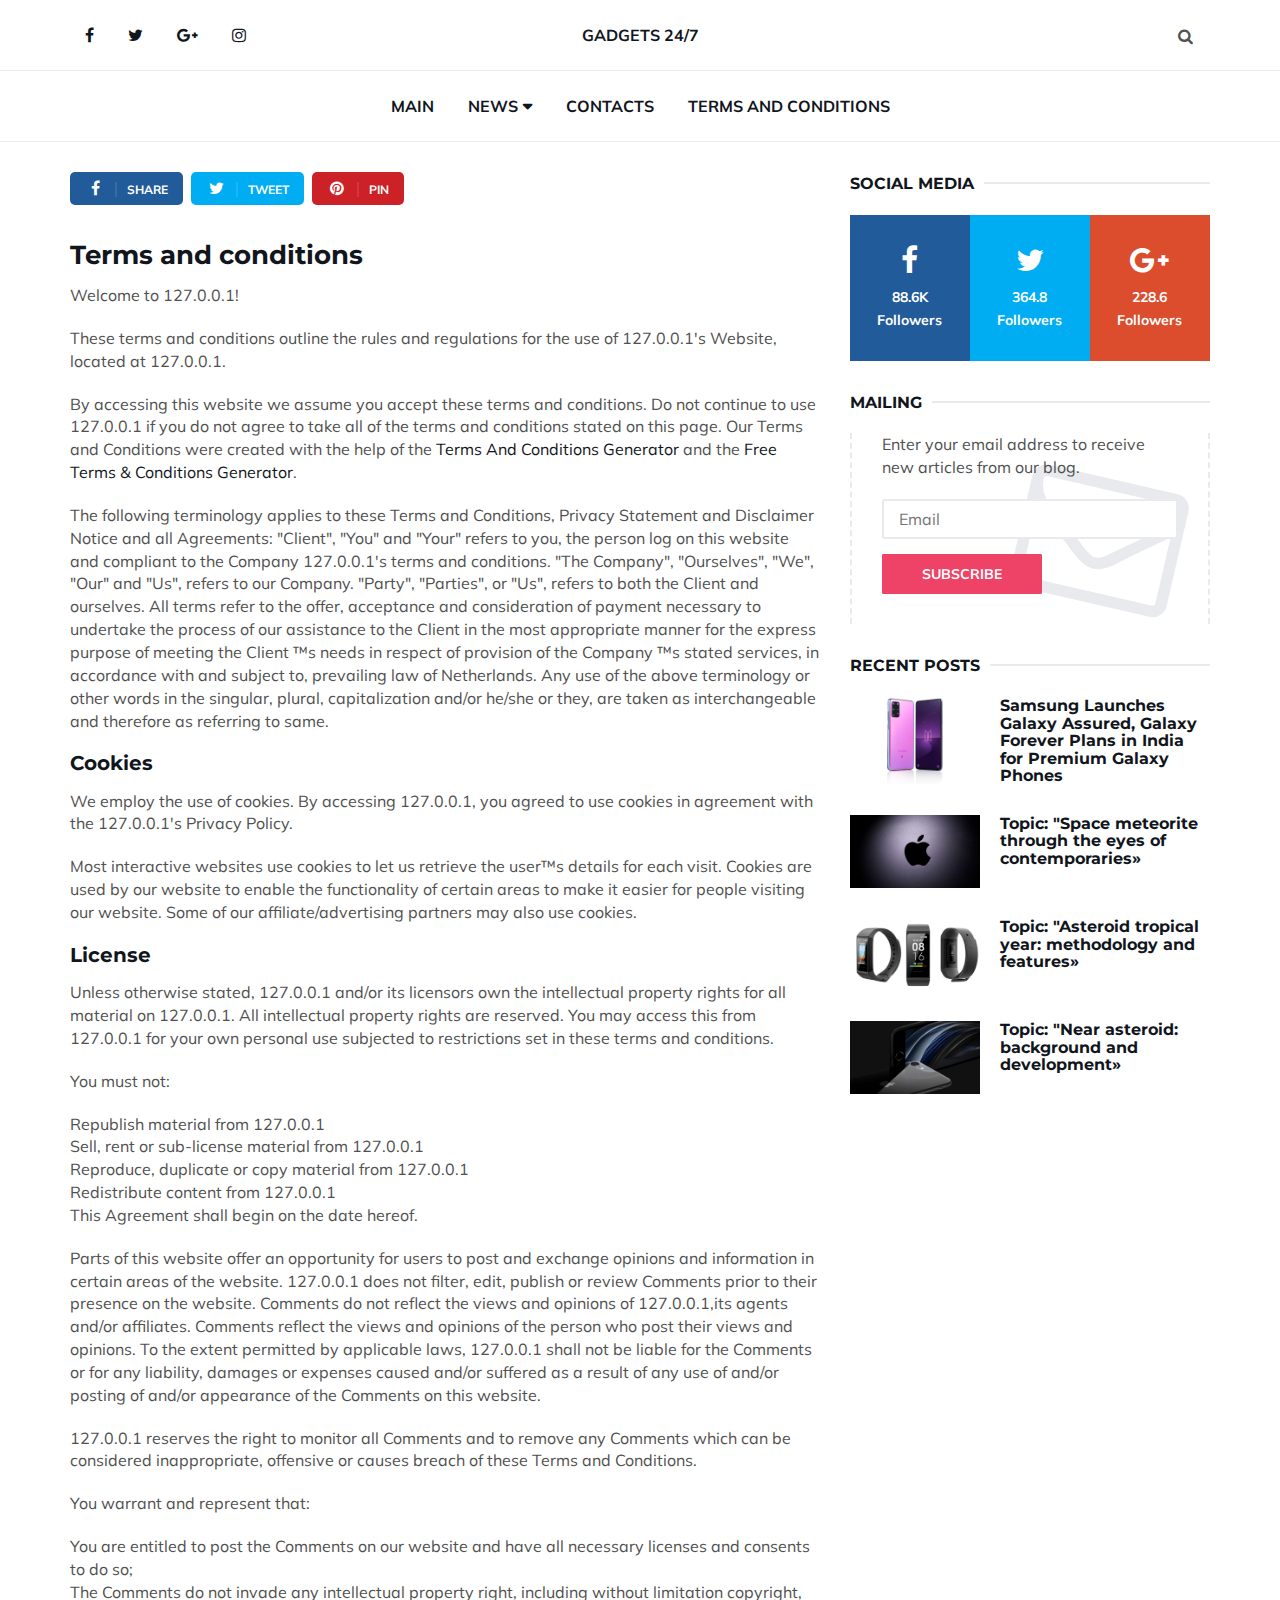
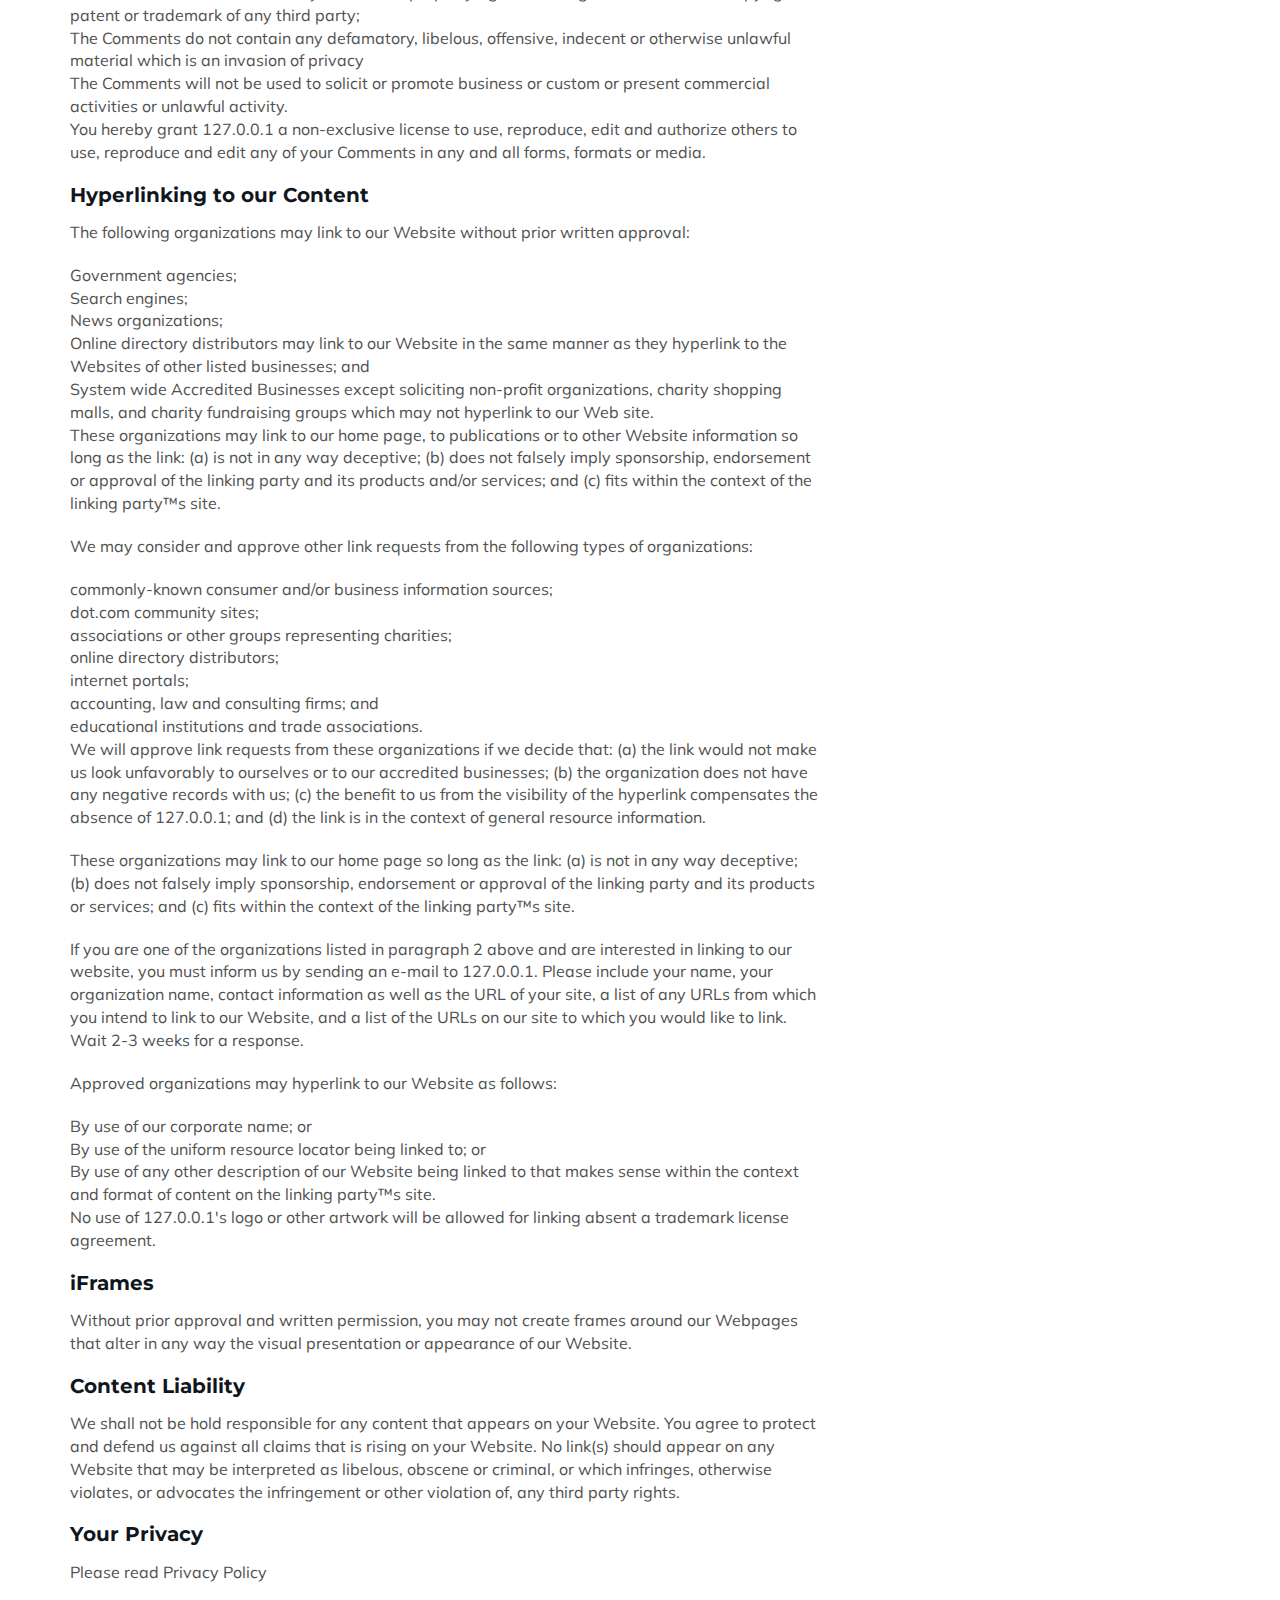
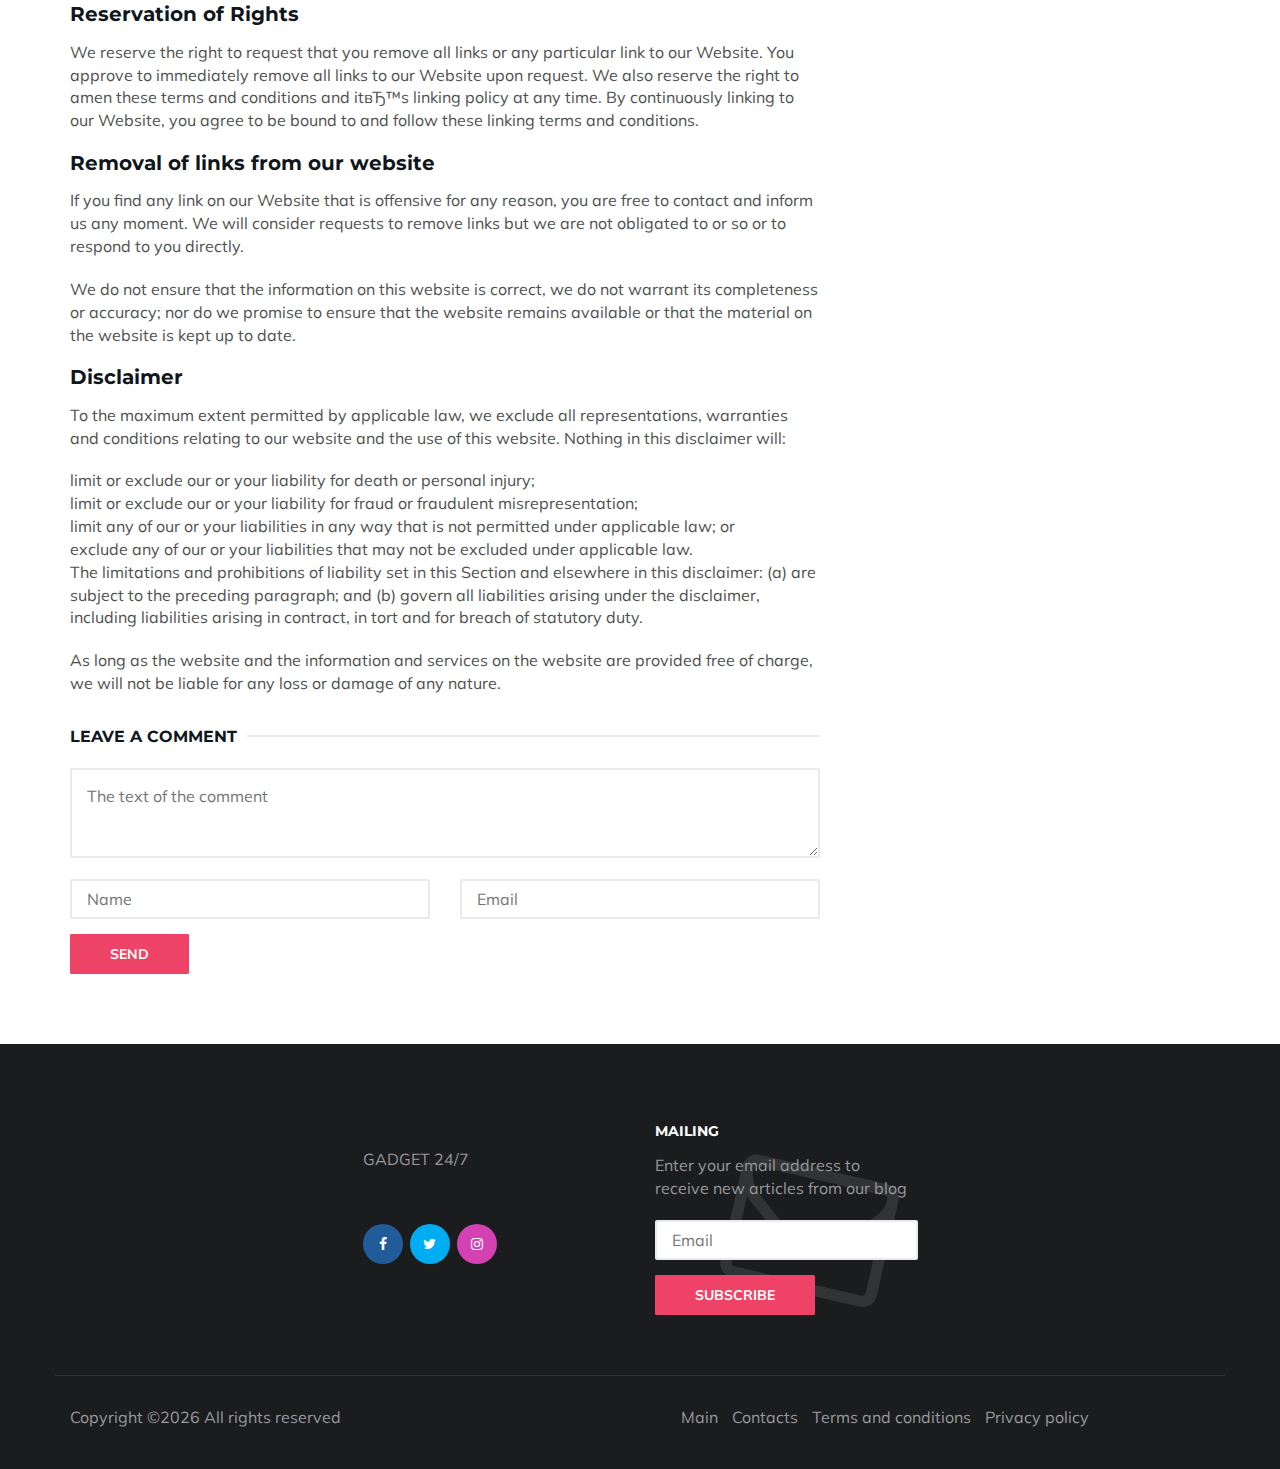
<file: terms.html>
<!DOCTYPE html>
<html lang="en">

<head>
	<meta charset="utf-8">
	<meta http-equiv="X-UA-Compatible" content="IE=edge">
	<meta name="viewport" content="width=device-width, initial-scale=1">
	<!-- The above 3 meta tags *must* come first in the head; any other head content must come *after* these tags -->

	<title>Terms and conditions</title>

	<!-- Google font -->
	<link href="https://fonts.googleapis.com/css?family=Montserrat:400,700%7CMuli:400,700" rel="stylesheet">

	<!-- Bootstrap -->
	<link type="text/css" rel="stylesheet" href="css/bootstrap.min.css" />

	<!-- Font Awesome Icon -->
	<link rel="stylesheet" href="css/font-awesome.min.css">

	<!-- Custom stlylesheet -->
	<link type="text/css" rel="stylesheet" href="css/style.css" />

	<!-- HTML5 shim and Respond.js for IE8 support of HTML5 elements and media queries -->
	<!-- WARNING: Respond.js doesn't work if you view the page via file:// -->
	<!--[if lt IE 9]>
		  <script src="https://oss.maxcdn.com/html5shiv/3.7.3/html5shiv.min.js"></script>
		  <script src="https://oss.maxcdn.com/respond/1.4.2/respond.min.js"></script>
		<![endif]-->

</head>

<body>
	<!-- HEADER -->
	<header id="header">
		<!-- NAV -->
		<div id="nav">
			<!-- Top Nav -->
			<div id="nav-top">
				<div class="container">
					<!-- social -->
					<ul class="nav-social">
						<li><a href="#"><i class="fa fa-facebook"></i></a></li>
						<li><a href="#"><i class="fa fa-twitter"></i></a></li>
						<li><a href="#"><i class="fa fa-google-plus"></i></a></li>
						<li><a href="#"><i class="fa fa-instagram"></i></a></li>
					</ul>
					<!-- /social -->

					<!-- logo -->
					<div class="nav-logo">
						<a href="index_1.html" class="logo" style="text-transform: uppercase"><strong>GADGETS 24/7</strong></a>
					</div>
					<!-- /logo -->

					<!-- search & aside toggle -->
					<div class="nav-btns">
						<button class="search-btn"><i class="fa fa-search"></i></button>
						<div id="nav-search">
							<form>
								<input class="input" name="search" placeholder="">
							</form>
							<button class="nav-close search-close">
								<span></span>
							</button>
						</div>
					</div>
					<!-- /search & aside toggle -->
				</div>
			</div>
			<!-- /Top Nav -->

			<!-- Main Nav -->
			<div id="nav-bottom">
				<div class="container">
					<!-- nav -->
					<ul class="nav-menu">
						<li>
							<a href="index_1.html">Main</a>
						</li>
						<li class="has-dropdown">
							<a href="index_1.html">News</a>
							<div class="dropdown">
								<div class="dropdown-body">
									<ul class="dropdown-list">
										
										<li><a href="3b7cafb34d6e27b3c7deafda1546489b.html">Samsung Launches Galaxy Assured, Galaxy Forever Plans in India for Premium Galaxy Phones</a></li>
										

										<li><a href="PwXMoWrKSReW3EnVDkb.html">Google-Backed Groups Criticize Apple's New Warnings on User Tracking</a></li>
										

										<li><a href="c5275c4524ee689e1163f7fa6b0b800b.html">Mi Smart Band 4C Tracker With Heart-Rate Monitor, Colour Display Launched as Affordable Alternative</a></li>
										

										<li><a href="ae6cb0d5f323de33724835ac761fc296.html">iPhone SE (2020): Will People Care More About Old Design or Modern Features?</a></li>
										

										<li><a href="28ee06c02bc1dfe6d34b3a1ff7373bc7.html">Apple Will Launch 10.8-Inch iPad in 2020, 8.5-Inch iPad Mini in 2021: Analyst</a></li>
										

										<li><a href="fIAO4YljIVWMYwSqBGZ.html">Not all iPhones are the same. These cost less and are better for the Earth.</a></li>
										

										
										

									</ul>
								</div>
							</div>
						</li>

						<li><a href="contact.html">Contacts</a></li>
						<li><a href="terms.html">Terms and conditions</a></li>
					</ul>
					<!-- /nav -->
				</div>
			</div>
			<!-- /Main Nav -->
		</div>
		<!-- /NAV -->
	</header>
	<!-- /HEADER -->

	<!-- section -->
	<div class="section">
		<!-- container -->
		<div class="container">
			<!-- row -->
			<div class="row">
				<div class="col-md-8">
					<!-- post share -->
					<div class="section-row">
						<div class="post-share">
							<a href="https://www.facebook.com" class="social-facebook"><i class="fa fa-facebook"></i><span>Share</span></a>
							<a href="https://twitter.com/explore" class="social-twitter"><i class="fa fa-twitter"></i><span>Tweet</span></a>
							<a href="https://www.pinterest.com" class="social-pinterest"><i class="fa fa-pinterest"></i><span>Pin</span></a>
						</div>
					</div>
					<!-- /post share -->

					<!-- post content -->
					<div class="section-row">
						<h2><strong>Terms and conditions</strong></h2>

						<p>Welcome to <span class="server-name"></span>!</p>

						<p>These terms and conditions outline the rules and regulations for the use of <span class="server-name"></span>'s Website, located at <span class="server-name"></span>.</p>

						<p>By accessing this website we assume you accept these terms and conditions. Do not continue to use <span class="server-name"></span> if you do not agree to take all of the terms and conditions stated on this page. Our Terms and Conditions were created with the help of the <a href="https://www.termsandconditionsgenerator.com">Terms And Conditions Generator</a> and the <a href="https://www.privacypolicyonline.com/terms-conditions-generator/">Free Terms & Conditions Generator</a>.</p>

						<p>The following terminology applies to these Terms and Conditions, Privacy Statement and Disclaimer Notice and all Agreements: "Client", "You" and "Your" refers to you, the person log on this website and compliant to the Company <span class="server-name"></span>'s terms and conditions. "The Company", "Ourselves", "We", "Our" and "Us", refers to our Company. "Party", "Parties", or "Us", refers to both the Client and ourselves. All terms refer to the offer, acceptance and consideration of payment necessary to undertake the process of our assistance to the Client in the most appropriate manner for the express purpose of meeting the Client ™s needs in respect of provision of the Company ™s stated services, in accordance with and subject to, prevailing law of Netherlands. Any use of the above terminology or other words in the singular, plural, capitalization and/or he/she or they, are taken as interchangeable and therefore as referring to same.</p>

						<h3><strong>Cookies</strong></h3>

						<p>We employ the use of cookies. By accessing <span class="server-name"></span>, you agreed to use cookies in agreement with the <span class="server-name"></span>'s Privacy Policy.</p>

						<p>Most interactive websites use cookies to let us retrieve the user™s details for each visit. Cookies are used by our website to enable the functionality of certain areas to make it easier for people visiting our website. Some of our affiliate/advertising partners may also use cookies.</p>

						<h3><strong>License</strong></h3>

						<p>Unless otherwise stated, <span class="server-name"></span> and/or its licensors own the intellectual property rights for all material on <span class="server-name"></span>. All intellectual property rights are reserved. You may access this from <span class="server-name"></span> for your own personal use subjected to restrictions set in these terms and conditions.</p>

						<p>You must not:</p>
						<ul>
							<li>Republish material from <span class="server-name"></span></li>
							<li>Sell, rent or sub-license material from <span class="server-name"></span></li>
							<li>Reproduce, duplicate or copy material from <span class="server-name"></span></li>
							<li>Redistribute content from <span class="server-name"></span></li>
						</ul>

						<p>This Agreement shall begin on the date hereof.</p>

						<p>Parts of this website offer an opportunity for users to post and exchange opinions and information in certain areas of the website. <span class="server-name"></span> does not filter, edit, publish or review Comments prior to their presence on the website. Comments do not reflect the views and opinions of <span class="server-name"></span>,its agents and/or affiliates. Comments reflect the views and opinions of the person who post their views and opinions. To the extent permitted by applicable laws, <span class="server-name"></span> shall not be liable for the Comments or for any liability, damages or expenses caused and/or suffered as a result of any use of and/or posting of and/or appearance of the Comments on this website.</p>

						<p><span class="server-name"></span> reserves the right to monitor all Comments and to remove any Comments which can be considered inappropriate, offensive or causes breach of these Terms and Conditions.</p>

						<p>You warrant and represent that:</p>

						<ul>
							<li>You are entitled to post the Comments on our website and have all necessary licenses and consents to do so;</li>
							<li>The Comments do not invade any intellectual property right, including without limitation copyright, patent or trademark of any third party;</li>
							<li>The Comments do not contain any defamatory, libelous, offensive, indecent or otherwise unlawful material which is an invasion of privacy</li>
							<li>The Comments will not be used to solicit or promote business or custom or present commercial activities or unlawful activity.</li>
						</ul>

						<p>You hereby grant <span class="server-name"></span> a non-exclusive license to use, reproduce, edit and authorize others to use, reproduce and edit any of your Comments in any and all forms, formats or media.</p>

						<h3><strong>Hyperlinking to our Content</strong></h3>

						<p>The following organizations may link to our Website without prior written approval:</p>

						<ul>
							<li>Government agencies;</li>
							<li>Search engines;</li>
							<li>News organizations;</li>
							<li>Online directory distributors may link to our Website in the same manner as they hyperlink to the Websites of other listed businesses; and</li>
							<li>System wide Accredited Businesses except soliciting non-profit organizations, charity shopping malls, and charity fundraising groups which may not hyperlink to our Web site.</li>
						</ul>

						<p>These organizations may link to our home page, to publications or to other Website information so long as the link: (a) is not in any way deceptive; (b) does not falsely imply sponsorship, endorsement or approval of the linking party and its products and/or services; and (c) fits within the context of the linking party™s site.</p>

						<p>We may consider and approve other link requests from the following types of organizations:</p>

						<ul>
							<li>commonly-known consumer and/or business information sources;</li>
							<li>dot.com community sites;</li>
							<li>associations or other groups representing charities;</li>
							<li>online directory distributors;</li>
							<li>internet portals;</li>
							<li>accounting, law and consulting firms; and</li>
							<li>educational institutions and trade associations.</li>
						</ul>

						<p>We will approve link requests from these organizations if we decide that: (a) the link would not make us look unfavorably to ourselves or to our accredited businesses; (b) the organization does not have any negative records with us; (c) the benefit to us from the visibility of the hyperlink compensates the absence of <span class="server-name"></span>; and (d) the link is in the context of general resource information.</p>

						<p>These organizations may link to our home page so long as the link: (a) is not in any way deceptive; (b) does not falsely imply sponsorship, endorsement or approval of the linking party and its products or services; and (c) fits within the context of the linking party™s site.</p>

						<p>If you are one of the organizations listed in paragraph 2 above and are interested in linking to our website, you must inform us by sending an e-mail to <span class="server-name"></span>. Please include your name, your organization name, contact information as well as the URL of your site, a list of any URLs from which you intend to link to our Website, and a list of the URLs on our site to which you would like to link. Wait 2-3 weeks for a response.</p>

						<p>Approved organizations may hyperlink to our Website as follows:</p>

						<ul>
							<li>By use of our corporate name; or</li>
							<li>By use of the uniform resource locator being linked to; or</li>
							<li>By use of any other description of our Website being linked to that makes sense within the context and format of content on the linking party™s site.</li>
						</ul>

						<p>No use of <span class="server-name"></span>'s logo or other artwork will be allowed for linking absent a trademark license agreement.</p>

						<h3><strong>iFrames</strong></h3>

						<p>Without prior approval and written permission, you may not create frames around our Webpages that alter in any way the visual presentation or appearance of our Website.</p>

						<h3><strong>Content Liability</strong></h3>

						<p>We shall not be hold responsible for any content that appears on your Website. You agree to protect and defend us against all claims that is rising on your Website. No link(s) should appear on any Website that may be interpreted as libelous, obscene or criminal, or which infringes, otherwise violates, or advocates the infringement or other violation of, any third party rights.</p>

						<h3><strong>Your Privacy</strong></h3>

						<p>Please read Privacy Policy</p>

						<h3><strong>Reservation of Rights</strong></h3>

						<p>We reserve the right to request that you remove all links or any particular link to our Website. You approve to immediately remove all links to our Website upon request. We also reserve the right to amen these terms and conditions and itвЂ™s linking policy at any time. By continuously linking to our Website, you agree to be bound to and follow these linking terms and conditions.</p>

						<h3><strong>Removal of links from our website</strong></h3>

						<p>If you find any link on our Website that is offensive for any reason, you are free to contact and inform us any moment. We will consider requests to remove links but we are not obligated to or so or to respond to you directly.</p>

						<p>We do not ensure that the information on this website is correct, we do not warrant its completeness or accuracy; nor do we promise to ensure that the website remains available or that the material on the website is kept up to date.</p>

						<h3><strong>Disclaimer</strong></h3>

						<p>To the maximum extent permitted by applicable law, we exclude all representations, warranties and conditions relating to our website and the use of this website. Nothing in this disclaimer will:</p>

						<ul>
							<li>limit or exclude our or your liability for death or personal injury;</li>
							<li>limit or exclude our or your liability for fraud or fraudulent misrepresentation;</li>
							<li>limit any of our or your liabilities in any way that is not permitted under applicable law; or</li>
							<li>exclude any of our or your liabilities that may not be excluded under applicable law.</li>
						</ul>

						<p>The limitations and prohibitions of liability set in this Section and elsewhere in this disclaimer: (a) are subject to the preceding paragraph; and (b) govern all liabilities arising under the disclaimer, including liabilities arising in contract, in tort and for breach of statutory duty.</p>

						<p>As long as the website and the information and services on the website are provided free of charge, we will not be liable for any loss or damage of any nature.</p>
					</div>
					<!-- /post content -->

					<!-- post reply -->
					<div class="section-row">
						<div class="section-title">
							<h3 class="title">Leave a comment</h3>
						</div>
						<form class="post-reply">
							<div class="row">
								<div class="col-md-12">
									<div class="form-group">
										<textarea class="input" name="message" placeholder="The text of the comment"></textarea>
									</div>
								</div>
								<div class="col-md-6">
									<div class="form-group">
										<input class="input" type="text" name="name" placeholder="Name">
									</div>
								</div>
								<div class="col-md-6">
									<div class="form-group">
										<input class="input" type="email" name="email" placeholder="Email">
									</div>
								</div>
								<div class="col-md-12">
									<button class="primary-button">Send</button>
								</div>
							</div>
						</form>
					</div>
					<!-- /post reply -->
				</div>
				<div class="col-md-4">

					<!-- social widget -->
					<div class="aside-widget">
						<div class="section-title">
							<h2 class="title">Social media</h2>
						</div>
						<div class="social-widget">
							<ul>
								<li>
									<a href="#" class="social-facebook">
										<i class="fa fa-facebook"></i>
										<span>88.6K<br>Followers</span>
									</a>
								</li>
								<li>
									<a href="#" class="social-twitter">
										<i class="fa fa-twitter"></i>
										<span>364.8<br>Followers</span>
									</a>
								</li>
								<li>
									<a href="#" class="social-google-plus">
										<i class="fa fa-google-plus"></i>
										<span>228.6<br>Followers</span>
									</a>
								</li>
							</ul>
						</div>
					</div>
					<!-- /social widget -->


					<!-- newsletter widget -->
					<div class="aside-widget">
						<div class="section-title">
							<h2 class="title">Mailing</h2>
						</div>
						<div class="newsletter-widget">
							<form action="thanks.html">
								<p>Enter your email address to receive new articles from our blog.</p>
								<input class="input" name="newsletter" placeholder="Email">
								<button class="primary-button">Subscribe</button>
							</form>
						</div>
					</div>
					<!-- /newsletter widget -->

					<!-- post widget -->
					<div class="aside-widget">
						<div class="section-title">
							<h2 class="title">Recent posts</h2>
						</div>
						
						<!-- post -->
						<div class="post post-widget">
							<a class="post-img" href="3b7cafb34d6e27b3c7deafda1546489b.html"><img src="./img/6030946-www.nevseoboi.com.ua.jpg" alt=""></a>
							<div class="post-body">
								<h3 class="post-title"><a href="3b7cafb34d6e27b3c7deafda1546489b.html">Samsung Launches Galaxy Assured, Galaxy Forever Plans in India for Premium Galaxy Phones</a></h3>
							</div>
						</div>
						<!-- /post -->
						

						<!-- post -->
						<div class="post post-widget">
							<a class="post-img" href="PwXMoWrKSReW3EnVDkb.html"><img src="./img/6037254-www.nevseoboi.com.ua.jpg" alt=""></a>
							<div class="post-body">
								<h3 class="post-title"><a href="PwXMoWrKSReW3EnVDkb.html">Topic: "Space meteorite through the eyes of contemporaries»</a></h3>
							</div>
						</div>
						<!-- /post -->
						

						<!-- post -->
						<div class="post post-widget">
							<a class="post-img" href="c5275c4524ee689e1163f7fa6b0b800b.html"><img src="./img/1000801-space-nevseoboi.com.ua.jpg" alt=""></a>
							<div class="post-body">
								<h3 class="post-title"><a href="c5275c4524ee689e1163f7fa6b0b800b.html">Topic: "Asteroid tropical year: methodology and features»</a></h3>
							</div>
						</div>
						<!-- /post -->
						

						<!-- post -->
						<div class="post post-widget">
							<a class="post-img" href="ae6cb0d5f323de33724835ac761fc296.html"><img src="./img/1000913-space-nevseoboi.com.ua.jpg" alt=""></a>
							<div class="post-body">
								<h3 class="post-title"><a href="ae6cb0d5f323de33724835ac761fc296.html">Topic: "Near asteroid: background and development»</a></h3>
							</div>
						</div>
						<!-- /post -->
						


					</div>
					<!-- /post widget -->
				</div>
			</div>
			<!-- /row -->
		</div>
		<!-- /container -->
	</div>
	<!-- /SECTION -->

	<!-- FOOTER -->
	<footer id="footer">
		<!-- container -->
		<div class="container">
			<!-- row -->
			<div class="row justify-content-center">
				<div class="col-md-3 col-md-push-3">
					<div class="footer-widget">
						<div class="footer-logo">
							<a href="index.html" class="logo" style="text-transform: uppercase">GADGET 24/7</a>
						</div>
						<ul class="contact-social">
							<li><a href="https://www.facebook.com" class="social-facebook"><i class="fa fa-facebook"></i></a></li>
							<li><a href="https://twitter.com/explore" class="social-twitter"><i class="fa fa-twitter"></i></a></li>
							<li><a href="https://www.instagram.com" class="social-instagram"><i class="fa fa-instagram"></i></a></li>
						</ul>
					</div>
				</div>
				<div class="col-md-3 col-md-push-3">
					<div class="footer-widget">
						<h3 class="footer-title">Mailing</h3>
						<div class="newsletter-widget">
							<form action="thanks.html">
								<p>Enter your email address to receive new articles from our blog</p>
								<input class="input" name="newsletter" placeholder="Email">
								<button class="primary-button">Subscribe</button>
							</form>
						</div>
					</div>
				</div>
			</div>
			<!-- /row -->

			<!-- row -->
			<div class="footer-bottom row">
				<div class="col-md-8 col-md-push-3">
					<ul class="footer-nav">
						<li><a href="index_1.html">Main</a></li>
						<li><a href="contact.html">Contacts</a></li>
						<li><a href="terms.html">Terms and conditions</a></li>
						<li><a href="policy.html">Privacy policy</a></li>
						<li><a </li>
					</ul>
				</div>
				<div class="col-md-4 col-md-pull-8">
					<div class="footer-copyright">
						Copyright &copy;<script>document.write(new Date().getFullYear());</script> All rights reserved

					</div>
				</div>
			</div>
			<!-- /row -->
		</div>
		<!-- /container -->
	</footer>
	<!-- /FOOTER -->

	<!-- jQuery Plugins -->
	<script src="js/jquery.min.js"></script>
	<script src="js/bootstrap.min.js"></script>
	<script src="js/jquery.stellar.min.js"></script>
	<script src="js/main.js"></script>
	
	<script>
		let elems = document.querySelectorAll('.server-name');
		elems.forEach((elem) => {
			elem.innerHTML = window.location.hostname
		})
	</script>
</body>

</html>
</file>
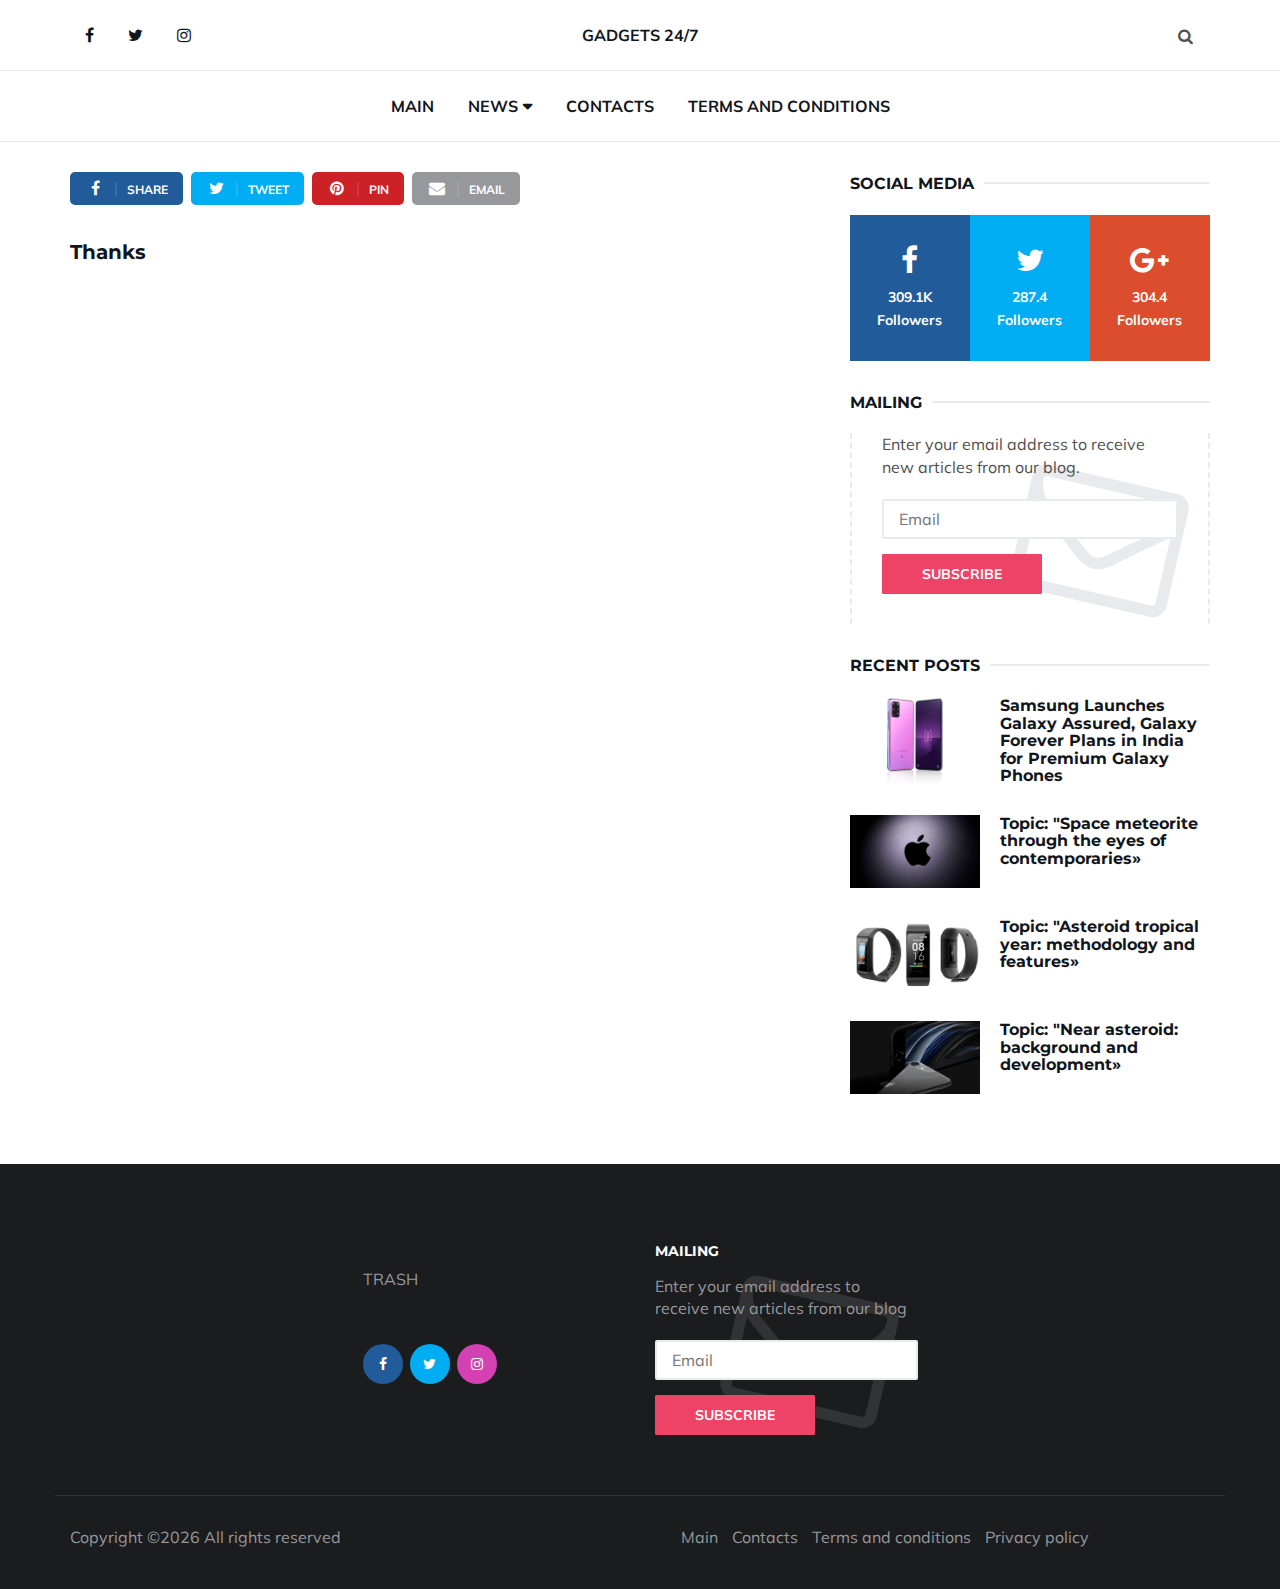
<file: thanks.html>
<!DOCTYPE html>
<html lang="en">

<head>
	<meta charset="utf-8">
	<meta http-equiv="X-UA-Compatible" content="IE=edge">
	<meta name="viewport" content="width=device-width, initial-scale=1">
	<!-- The above 3 meta tags *must* come first in the head; any other head content must come *after* these tags -->

	<title>trash</title>

	<!-- Google font -->
	<link href="https://fonts.googleapis.com/css?family=Montserrat:400,700%7CMuli:400,700" rel="stylesheet">

	<!-- Bootstrap -->
	<link type="text/css" rel="stylesheet" href="css/bootstrap.min.css" />

	<!-- Font Awesome Icon -->
	<link rel="stylesheet" href="css/font-awesome.min.css">

	<!-- Custom stlylesheet -->
	<link type="text/css" rel="stylesheet" href="css/style.css" />

	<!-- HTML5 shim and Respond.js for IE8 support of HTML5 elements and media queries -->
	<!-- WARNING: Respond.js doesn't work if you view the page via file:// -->
	<!--[if lt IE 9]>
		  <script src="https://oss.maxcdn.com/html5shiv/3.7.3/html5shiv.min.js"></script>
		  <script src="https://oss.maxcdn.com/respond/1.4.2/respond.min.js"></script>
		<![endif]-->
		

</head>

<body>
	<!-- HEADER -->
	<header id="header">
		<!-- NAV -->
		<div id="nav">
			<!-- Top Nav -->
			<div id="nav-top">
				<div class="container">
					<!-- social -->
					<ul class="nav-social">
						<li><a href="https://www.facebook.com"><i class="fa fa-facebook"></i></a></li>
						<li><a href="https://twitter.com/explore"><i class="fa fa-twitter"></i></a></li>
						<li><a href="https://www.instagram.com"><i class="fa fa-instagram"></i></a></li>
					</ul>
					<!-- /social -->

					<!-- logo -->
					<div class="nav-logo">
						<a href="index_1.html" class="logo" style="text-transform: uppercase"><strong>GADGETS 24/7</strong></a>
					</div>
					<!-- /logo -->

					<!-- search & aside toggle -->
					<div class="nav-btns">
						<button class="search-btn"><i class="fa fa-search"></i></button>
						<div id="nav-search">
							<form>
								<input class="input" name="search" placeholder="">
							</form>
							<button class="nav-close search-close">
								<span></span>
							</button>
						</div>
					</div>
					<!-- /search & aside toggle -->
				</div>
			</div>
			<!-- /Top Nav -->

			<!-- Main Nav -->
			<div id="nav-bottom">
				<div class="container">
					<!-- nav -->
					<ul class="nav-menu">
						<li>
							<a href="index_1.html">Main</a>
						</li>
						<li class="has-dropdown">
							<a href="index_1.html">News</a>
							<div class="dropdown">
								<div class="dropdown-body">
									<ul class="dropdown-list">
										
										<li><a href="3b7cafb34d6e27b3c7deafda1546489b.html">Samsung Launches Galaxy Assured, Galaxy Forever Plans in India for Premium Galaxy Phones</a></li>
										

										<li><a href="PwXMoWrKSReW3EnVDkb.html">Google-Backed Groups Criticize Apple's New Warnings on User Tracking</a></li>
										

										<li><a href="c5275c4524ee689e1163f7fa6b0b800b.html">Mi Smart Band 4C Tracker With Heart-Rate Monitor, Colour Display Launched as Affordable Alternative</a></li>
										

										<li><a href="ae6cb0d5f323de33724835ac761fc296.html">iPhone SE (2020): Will People Care More About Old Design or Modern Features?</a></li>
										

										<li><a href="28ee06c02bc1dfe6d34b3a1ff7373bc7.html">Apple Will Launch 10.8-Inch iPad in 2020, 8.5-Inch iPad Mini in 2021: Analyst</a></li>
										

										<li><a href="fIAO4YljIVWMYwSqBGZ.html">Not all iPhones are the same. These cost less and are better for the Earth.</a></li>
										

										
										

									</ul>
								</div>
							</div>
						</li>

						<li><a href="contact.html">Contacts</a></li>
						<li><a href="terms.html">Terms and conditions</a></li>
					</ul>
					<!-- /nav -->
				</div>
			</div>
			<!-- /Main Nav -->
		</div>
		<!-- /NAV -->
	</header>
	<!-- /HEADER -->

	<!-- section -->
	<div class="section">
		<!-- container -->
		<div class="container">
			<!-- row -->
			<div class="row">
				<div class="col-md-8">
					<!-- post share -->
					<div class="section-row">
						<div class="post-share">
							<a href="#" class="social-facebook"><i class="fa fa-facebook"></i><span>Share</span></a>
							<a href="#" class="social-twitter"><i class="fa fa-twitter"></i><span>Tweet</span></a>
							<a href="#" class="social-pinterest"><i class="fa fa-pinterest"></i><span>Pin</span></a>
							<a href="#" ><i class="fa fa-envelope"></i><span>Email</span></a>
						</div>
					</div>
					<!-- /post share -->

					<!-- post content -->
					<div class="section-row">
						<h3>Thanks</h3>

					</div>
					<!-- /post content -->
				</div>
				<div class="col-md-4">

					<!-- social widget -->
					<div class="aside-widget">
						<div class="section-title">
							<h2 class="title">Social media</h2>
						</div>
						<div class="social-widget">
							<ul>
								<li>
									<a href="#" class="social-facebook">
										<i class="fa fa-facebook"></i>
										<span>309.1K<br>Followers</span>
									</a>
								</li>
								<li>
									<a href="#" class="social-twitter">
										<i class="fa fa-twitter"></i>
										<span>287.4<br>Followers</span>
									</a>
								</li>
								<li>
									<a href="#" class="social-google-plus">
										<i class="fa fa-google-plus"></i>
										<span>304.4<br>Followers</span>
									</a>
								</li>
							</ul>
						</div>
					</div>
					<!-- /social widget -->


					<!-- newsletter widget -->
					<div class="aside-widget">
						<div class="section-title">
							<h2 class="title">Mailing</h2>
						</div>
						<div class="newsletter-widget">
							<form action="thanks.html">
								<p>Enter your email address to receive new articles from our blog.</p>
								<input class="input" name="newsletter" placeholder="Email">
								<button class="primary-button">Subscribe</button>
							</form>
						</div>
					</div>
					<!-- /newsletter widget -->

					<!-- post widget -->
					<div class="aside-widget">
						<div class="section-title">
							<h2 class="title">Recent posts</h2>
						</div>
						
						<!-- post -->
						<div class="post post-widget">
							<a class="post-img" href="3b7cafb34d6e27b3c7deafda1546489b.html"><img src="./img/6030946-www.nevseoboi.com.ua.jpg" alt=""></a>
							<div class="post-body">
								<h3 class="post-title"><a href="3b7cafb34d6e27b3c7deafda1546489b.html">Samsung Launches Galaxy Assured, Galaxy Forever Plans in India for Premium Galaxy Phones</a></h3>
							</div>
						</div>
						<!-- /post -->
						

						<!-- post -->
						<div class="post post-widget">
							<a class="post-img" href="PwXMoWrKSReW3EnVDkb.html"><img src="./img/6037254-www.nevseoboi.com.ua.jpg" alt=""></a>
							<div class="post-body">
								<h3 class="post-title"><a href="PwXMoWrKSReW3EnVDkb.html">Topic: "Space meteorite through the eyes of contemporaries»</a></h3>
							</div>
						</div>
						<!-- /post -->
						

						<!-- post -->
						<div class="post post-widget">
							<a class="post-img" href="c5275c4524ee689e1163f7fa6b0b800b.html"><img src="./img/1000801-space-nevseoboi.com.ua.jpg" alt=""></a>
							<div class="post-body">
								<h3 class="post-title"><a href="c5275c4524ee689e1163f7fa6b0b800b.html">Topic: "Asteroid tropical year: methodology and features»</a></h3>
							</div>
						</div>
						<!-- /post -->
						

						<!-- post -->
						<div class="post post-widget">
							<a class="post-img" href="ae6cb0d5f323de33724835ac761fc296.html"><img src="./img/1000913-space-nevseoboi.com.ua.jpg" alt=""></a>
							<div class="post-body">
								<h3 class="post-title"><a href="ae6cb0d5f323de33724835ac761fc296.html">Topic: "Near asteroid: background and development»</a></h3>
							</div>
						</div>
						<!-- /post -->
						


					</div>
					<!-- /post widget -->
				</div>
			</div>
			<!-- /row -->
		</div>
		<!-- /container -->
	</div>
	<!-- /SECTION -->

	<!-- FOOTER -->
	<footer id="footer">
		<!-- container -->
		<div class="container">
			<!-- row -->
			<div class="row justify-content-center">
				<div class="col-md-3 col-md-push-3">
					<div class="footer-widget">
						<div class="footer-logo">
							<a href="index.html" class="logo" style="text-transform: uppercase">trash</a>
						</div>
						<ul class="contact-social">
							<li><a href="https://www.facebook.com" class="social-facebook"><i class="fa fa-facebook"></i></a></li>
							<li><a href="https://twitter.com/explore" class="social-twitter"><i class="fa fa-twitter"></i></a></li>
							<li><a href="https://www.instagram.com" class="social-instagram"><i class="fa fa-instagram"></i></a></li>
						</ul>
					</div>
				</div>
				<div class="col-md-3 col-md-push-3">
					<div class="footer-widget">
						<h3 class="footer-title">Mailing</h3>
						<div class="newsletter-widget">
							<form action="thanks.html">
								<p>Enter your email address to receive new articles from our blog</p>
								<input class="input" name="newsletter" placeholder="Email">
								<button class="primary-button">Subscribe</button>
							</form>
						</div>
					</div>
				</div>
			</div>
			<!-- /row -->

			<!-- row -->
			<div class="footer-bottom row">
				<div class="col-md-8 col-md-push-3">
					<ul class="footer-nav">
						<li><a href="index_1.html">Main</a></li>
						<li><a href="contact.html">Contacts</a></li>
						<li><a href="terms.html">Terms and conditions</a></li>
						<li><a href="policy.html">Privacy policy</a></li>
						<li><a </li>
					</ul>
				</div>
				<div class="col-md-4 col-md-pull-8">
					<div class="footer-copyright">
						Copyright &copy;<script>document.write(new Date().getFullYear());</script> All rights reserved

					</div>
				</div>
			</div>
			<!-- /row -->
		</div>
		<!-- /container -->
	</footer>
	<!-- /FOOTER -->

	<!-- jQuery Plugins -->
	<script src="js/jquery.min.js"></script>
	<script src="js/bootstrap.min.js"></script>
	<script src="js/jquery.stellar.min.js"></script>
	<script src="js/main.js"></script>
	
	<script>
		let elems = document.querySelectorAll('.server-name');
		elems.forEach((elem) => {
			elem.innerHTML = window.location.hostname
		})
	</script>
</body>

</html>
</file>
<file: css/style.css>
/*
Template Name: Callie HTML Template
Author: yaminncco

Colors:
	Body 		  : #505050
	Headers 	: #11151c
	Primary 	: #ee4266
	Dark 		  : #1b1c1e
	Grey 		  : #e8eaed #97989b #323335

Fonts: Montserrat & Muli

Table OF Contents
------------------------------------
GENERAL
NAVIGATION
PAGE HEADER
POST
POST PAGE
ASIDE
FOOTER
RESPONSIVE
------------------------------------*/

/*=========================================================
	GENERAL
===========================================================*/

/*----------------------------*\
	typography
\*----------------------------*/

body {
  font-family: 'Muli', sans-serif;
  font-size: 16px;
  color: #505050;
  font-weight: 400;
  overflow-x: hidden;
}

h1, h2, h3, h4, h5, h6 {
  font-family: 'Montserrat', sans-serif;
  color: #11151c;
  font-weight: 700;
  margin: 0px 0px 15px;
}

h1 {
  font-size: 32.437px;
}

h2 {
  font-size: 25.629px;
}

h3 {
  font-size: 20.25px;
}

h4 {
  font-size: 16px;
}

h5 {}

p {
  margin: 0px 0px 20px;
}

a {
  color: #11151c;
  -webkit-transition: 0.2s color;
  transition: 0.2s color;
}

a:hover, a:focus {
  color: #ee4266;
  text-decoration: none;
  outline: none;
}

::-moz-selection {
  background-color: #ee4266;
  color: #FFF;
}

::selection {
  background-color: #ee4266;
  color: #FFF;
}

ul, ol {
  margin: 0;
  padding: 0;
  list-style: none
}

ul.list-style, ol.list-style {
  padding-left: 15px;
  margin-bottom: 10px;
}

ul.list-style {
  list-style-type: disc;
}

ol.list-style {
  list-style-type: decimal;
}

blockquote.blockquote {
  padding: 30px;
  margin: 0px 0px 20px;
  border: 2px solid #e8eaed;
}

blockquote.blockquote:before {
  content: "\f10d";
  font-family: fontAwesome;
  width: 70px;
  height: 70px;
  line-height: 70px;
  text-align: center;
  border-radius: 50%;
  color: #ee4266;
  font-size: 30px;
  background: #fff;
  border: 2px solid #e8eaed;
  float: left;
  margin-right: 10px;
}

blockquote.blockquote .blockquote-footer {
  color: #97989b;
}

figure {
  margin-bottom: 20px;
}

figure>img {
  width: 100%;
}

figure.pull-right {
  margin-left: 15px;
}

figure.pull-left {
  margin-right: 15px;
}

figure>figcaption {
  font-size: 14px;
  text-align: center;
  margin-top: 10px;
  font-style: italic;
  color: #97989b;
}

/*----------------------------*\
	section
\*----------------------------*/

.section {
  padding-top: 30px;
}

.section-row {
  margin-bottom: 30px;
}

.section-title {
  position: relative;
  margin-bottom: 20px;
}

.section-title .title {
  position: relative;
  display: inline-block;
  background-color: #fff;
  font-size: 16px;
  text-transform: uppercase;
  margin-top: 0px;
  margin-bottom: 0px;
  padding-right: 10px;
  z-index: 20;
}

.section-title:after {
  content: "";
  display: inline-block;
  height: 2px;
  background-color: #e8eaed;
  position: absolute;
  left: 0;
  right: 0;
  top: 10px;
  z-index: 10;
}

/*----------------------------*\
	input
\*----------------------------*/

.input {
  width: 100%;
  height: 40px;
  padding: 0px 15px;
  background-color: #fff;
  border-radius: 2px;
  border: 2px solid #e8eaed;
}

textarea.input {
  padding: 15px;
  height: 90px;
}

/*----------------------------*\
	button
\*----------------------------*/

.primary-button, .secondary-button {
  display: inline-block;
  padding: 10px 40px;
  border-radius: 2px;
  border: none;
  font-weight: 700;
  font-size: 14px;
  text-transform: uppercase;
  -webkit-transition: 0.2s all;
  transition: 0.2s all;
}

.primary-button {
  background-color: #ee4266;
  color: #fff;
  -webkit-box-shadow: 0px 0px 0px 2px #ee4266 inset;
  box-shadow: 0px 0px 0px 2px #ee4266 inset;
}

.secondary-button {
  background-color: #353535;
  color: #fff;
  -webkit-box-shadow: 0px 0px 0px 2px #353535 inset;
  box-shadow: 0px 0px 0px 2px #353535 inset;
}

.primary-button:hover, .primary-button:focus {
  background-color: transparent;
  color: #ee4266;
}

.secondary-button:hover, .secondary-button:focus {
  background-color: transparent;
  color: #353535;
}

/*----------------------------*\
	social colors
\*----------------------------*/

.social-facebook {
  background: #225b99 !important;
}

.social-twitter {
  background: #00adf2 !important;
}

.social-google-plus {
  background: #dc4d2d !important;
}

.social-pinterest {
  background: #cc2127 !important;
}

.social-instagram {
  background: #d341b2 !important;
}

/*=========================================================
	NAVIGATION
===========================================================*/

#nav {
  border-bottom: 1px solid #e8eaed;
}

#nav:after {
  content: "";
  position: fixed;
  left: 0;
  right: 0;
  bottom: 0;
  top: 0;
  background-color: rgba(0, 0, 0, 0.5);
  z-index: 90;
  opacity: 0;
  visibility: hidden;
  -webkit-transition: 0.2s all;
  transition: 0.2s all;
}

#nav.shadow-active:after {
  opacity: 1;
  visibility: visible;
}

#nav-top {
  text-align: center;
}

#nav-top>.container {
  position: relative;
}

#nav-bottom {
  border-top: 1px solid #e8eaed;
}

/*----------------------------*\
	social
\*----------------------------*/

.nav-social {
  float: left;
  padding: 10px 0px;
}

.nav-social li {
  display: inline-block;
}

.nav-social li a {
  display: block;
  padding: 15px;
  line-height: 20px;
}

/*----------------------------*\
	logo
\*----------------------------*/

.nav-logo {
  position: absolute;
  left: 50%;
  -webkit-transform: translateX(-50%);
  -ms-transform: translateX(-50%);
  transform: translateX(-50%);
}

.nav-logo .logo {
  display: inline-block;
  line-height: 70px;
  height: 70px;
}

.nav-logo .logo>img {
  width: 100%;
  max-height: 70px;
}

/*----------------------------*\
	search
\*----------------------------*/

.nav-btns {
  float: right;
  padding: 10px 0px;
}

.nav-btns>button {
  width: 50px;
  height: 50px;
  line-height: 50px;
  text-align: center;
  border: none;
  background: transparent;
}

#nav-search {
  position: fixed;
  left: 50%;
  -webkit-transform: translate(-50%, 10px);
  -ms-transform: translate(-50%, 10px);
  transform: translate(-50%, 10px);
  opacity: 0;
  visibility: hidden;
  max-width: 960px;
  width: 100%;
  padding: 60px 5%;
  background: #1b1c1e;
  z-index: 999;
  -webkit-transition: 0.2s all;
  transition: 0.2s all;
}

#nav-search.active {
  opacity: 1;
  visibility: visible;
  -webkit-transform: translate(-50%, 0px);
  -ms-transform: translate(-50%, 0px);
  transform: translate(-50%, 0px);
}

#nav-search form .input {
  height: 80px;
  background: transparent;
  border: 2px solid #323335;
  color: #fff;
  font-size: 24px;
  font-weight: 700;
  padding: 15px 25px;
}

/*----------------------------*\
	menu
\*----------------------------*/

.nav-menu {
  position: relative;
  text-align: center;
  float: none;
}

.nav-menu>li {
  float: none;
  display: inline-block;
}

.nav-menu>li>a {
  display: block;
  padding: 25px 15px;
  line-height: 20px;
  font-weight: 700;
  text-transform: uppercase;
}

/*----------------------------*\
	dropdown
\*----------------------------*/

.nav-menu li.has-dropdown {
  position: relative;
}

.nav-menu li.has-dropdown>a:after {
  font-family: 'FontAwesome';
  content: "\f0d7";
  margin-left: 5px;
}

.nav-menu li.has-dropdown>.dropdown {
  position: absolute;
  left: 0;
  width: 200px;
  text-align: left;
  z-index: 60;
  -webkit-transform: translateY(10px);
  -ms-transform: translateY(10px);
  transform: translateY(10px);
  opacity: 0;
  visibility: hidden;
  -webkit-transition: 0.2s all;
  transition: 0.2s all;
}

.nav-menu li.has-dropdown:hover>.dropdown {
  -webkit-transform: translateY(0px);
  -ms-transform: translateY(0px);
  transform: translateY(0px);
  opacity: 1;
  visibility: visible;
}

.nav-menu li.has-dropdown>.dropdown .dropdown-body {
  background-color: #fff;
  -webkit-box-shadow: 0px 0px 10px 0px rgba(0, 0, 0, 0.1);
  box-shadow: 0px 0px 10px 0px rgba(0, 0, 0, 0.1);
  border-top: 2px solid #ee4266;
}

.dropdown .dropdown-list li {
  border-bottom: 1px solid #e8eaed;
}

.dropdown .dropdown-list li a {
  display: block;
  padding: 10px;
  line-height: 20px;
}

.dropdown .dropdown-heading {
  text-transform: uppercase;
  font-size: 14px;
  margin-top: 0px;
  margin-bottom: 10px;
  line-height: 30px;
}

/*----------------------------*\
	mega dropdown
\*----------------------------*/

.nav-menu li.has-dropdown.megamenu {
  position: static;
}

.nav-menu li.has-dropdown.megamenu>.dropdown {
  width: 100%;
}

.nav-menu li.has-dropdown.megamenu>.dropdown .dropdown-body {
  padding: 30px;
}

.nav-menu li.has-dropdown.megamenu>.dropdown .dropdown-list {
  margin-bottom: 30px;
}

.nav-menu li.has-dropdown.megamenu>.dropdown .dropdown-list li a {
  padding-left: 0px;
  padding-right: 0px;
}

/*----------------------------*\
	tab dropdown
\*----------------------------*/

.nav-menu li.has-dropdown.megamenu>.dropdown.tab-dropdown .tab-content {
  z-index: 70;
  position: relative;
  margin-left: -30px;
}

.nav-menu li.has-dropdown.megamenu>.dropdown.tab-dropdown .tab-nav {
  background-color: #1b1c1e;
  -webkit-box-shadow: 0px 0px 2px 0px rgba(0, 0, 0, 0.1);
  box-shadow: 0px 0px 2px 0px rgba(0, 0, 0, 0.1);
  position: relative;
  z-index: 60;
}

.nav-menu li.has-dropdown.megamenu>.dropdown.tab-dropdown .tab-nav li {
  border-bottom: 1px solid #323335;
}

.nav-menu li.has-dropdown.megamenu>.dropdown.tab-dropdown .tab-nav li a {
  display: block;
  padding: 15px;
  color: #fff;
  font-weight: 700;
  font-size: 12px;
  text-transform: uppercase;
}

.nav-menu li.has-dropdown.megamenu>.dropdown.tab-dropdown .tab-nav li.active {
  background: #ee4266
}

.nav-menu li.has-dropdown.megamenu>.dropdown.tab-dropdown .tab-nav li.active a {
  color: #fff;
}

/*----------------------------*\
	nav aside
\*----------------------------*/

#nav-aside {
  position: fixed;
  right: 0;
  top: 0;
  bottom: 0;
  background-color: #1b1c1e;
  max-width: 360px;
  width: 100%;
  padding: 80px 20px;
  overflow-y: scroll;
  z-index: 99;
  -webkit-transform: translateX(100%);
  -ms-transform: translateX(100%);
  transform: translateX(100%);
  -webkit-transition: 0.4s all cubic-bezier(.77, 0, .18, 1);
  transition: 0.4s all cubic-bezier(.77, 0, .18, 1);
}

#nav-aside.active {
  -webkit-transform: translateX(0%);
  -ms-transform: translateX(0%);
  transform: translateX(0%);
}

.nav-aside-menu li a {
  display: block;
  padding: 15px 0px;
  color: #fff;
  border-bottom: 1px solid #323335;
}

.nav-aside-menu li a:hover, .nav-aside-menu li a:focus {
  color: #ee4266;
}

.nav-aside-menu li.has-dropdown>a {
  cursor: pointer;
}

.nav-aside-menu li.has-dropdown>a:after {
  font-family: 'FontAwesome';
  content: "\f0d7";
  float: right;
}

.nav-aside-menu li.has-dropdown>.dropdown {
  display: none;
  margin-left: 30px;
  border-left: 1px solid #323335;
}

.nav-aside-menu li.has-dropdown.active>.dropdown {
  display: block;
}

.nav-aside-menu li.has-dropdown>.dropdown a {
  padding: 15px;
}

.nav-close {
  width: 50px;
  height: 50px;
  position: absolute;
  top: 10px;
  right: 15px;
  background-color: transparent;
  border: none;
}

.nav-close span {
  display: block;
  position: absolute;
  top: 50%;
  left: 50%;
  -webkit-transform: translateX(-50%);
  -ms-transform: translateX(-50%);
  transform: translateX(-50%);
}

.nav-close span:before, .nav-close span:after {
  content: "";
  display: block;
  width: 30px;
  background-color: #fff;
  height: 2px;
}

.nav-close span:before {
  -webkit-transform: translateY(0px) rotate(-135deg);
  -ms-transform: translateY(0px) rotate(-135deg);
  transform: translateY(0px) rotate(-135deg);
}

.nav-close span:after {
  -webkit-transform: translateY(-2px) rotate(135deg);
  -ms-transform: translateY(-2px) rotate(135deg);
  transform: translateY(-2px) rotate(135deg);
}

/*=========================================================
	PAGE HEADER
===========================================================*/

.page-header {
  position: relative;
  margin: 0;
  padding-top: 120px;
  padding-bottom: 80px;
  background-color: #1b1c1e;
}

#post-header {
  padding-top: 240px;
  padding-bottom: 80px;
}

.page-header .page-header-bg {
  position: absolute;
  top: 0;
  left: 0;
  right: 0;
  bottom: 0;
}

.page-header .page-header-bg:after {
  content: "";
  position: absolute;
  left: 0;
  right: 0;
  top: 0;
  bottom: 0;
  background: -webkit-gradient(linear, left top, left bottom, from(rgba(27, 28, 30, 0)), color-stop(90%, rgba(27, 28, 30, 0.8)));
  background: linear-gradient(180deg, rgba(27, 28, 30, 0) 0%, rgba(27, 28, 30, 0.8) 90%);
}

.page-header h1 {
  font-size: 41.053px;
  color: #FFF;
}

.page-header p.lead {
  font-size: 20.25px;
  color: #FFF;
}

/*=========================================================
	POST
===========================================================*/

.post {
  position: relative;
  margin-bottom: 30px;
}

.post .post-body {
  position: relative;
  margin: -50px 0px 0px 3%;
  padding: 5%;
  background: #fff;
  z-index: 10;
}

.post .post-img {
  display: block;
  overflow: hidden;
}

.post-img>img {
  width: 100%;
  -webkit-transition: 1.6s -webkit-transform;
  transition: 1.6s -webkit-transform;
  transition: 1.6s transform;
  transition: 1.6s transform, 1.6s -webkit-transform;
}

.post-img:hover>img {
  -webkit-transform: scale(1.2);
  -ms-transform: scale(1.2);
  transform: scale(1.2);
}

.post .post-title {
  font-size: 18px;
}

.post .post-title.title-sm {
  font-size: 16px;
}

.post .post-title.title-lg {
  font-size: 25.629px;
}

.post .post-category {
  margin-bottom: 10px;
}

.post-category a {
  color: #ee4266;
  font-weight: 700;
  font-size: 12px;
  text-transform: uppercase;
}

.post-category a:after {
  content: ',';
  display: inline-block;
}

.post-category a:last-child:after {
  display: none;
}

.post .post-meta {
  margin-bottom: 10px;
}

.post-meta li {
  display: inline-block;
  color: #97989b;
  font-size: 12px;
  text-transform: uppercase;
}

.post-meta li a {
  color: #97989b;
  font-weight: 700;
}

.post-meta li a:hover, .post-meta li a:focus {
  color: #ee4266;
}

.post-meta li:after {
  content: '•';
  display: inline-block;
  padding-left: 5px;
  padding-right: 5px;
}

.post-meta li:last-child:after {
  display: none;
}

/*----------------------------*\
	hot post
\*----------------------------*/

.hot-post {
  padding: 0 15px;
}

.hot-post .hot-post-left {
  padding-right: 0px;
  padding-left: 0px;
}

.hot-post .hot-post-right {
  padding-right: 0;
  padding-left: 5px;
}

.hot-post .post {
  margin-bottom: 7px;
}

.hot-post {
  margin-bottom: 25px;
}

/*----------------------------*\
	post thumb
\*----------------------------*/

.post.post-thumb .post-img:after {
  content: "";
  position: absolute;
  left: 0;
  right: 0;
  top: 0;
  bottom: 0;
  background: -webkit-gradient(linear, left top, left bottom, from(rgba(27, 28, 30, 0)), color-stop(90%, rgba(27, 28, 30, 0.8)));
  background: linear-gradient(180deg, rgba(27, 28, 30, 0) 0%, rgba(27, 28, 30, 0.8) 90%);
}

.post.post-thumb .post-body {
  position: absolute;
  margin: 0px;
  padding: 0px 5%;
  z-index: 20;
  bottom: 5%;
  background-color: transparent;
}

.post.post-thumb .post-title a {
  color: #fff;
}

.post.post-thumb .post-title a:hover, .post.post-thumb .post-title a:focus {
  color: #ee4266;
}

.post.post-thumb .post-meta li {
  color: #fff;
}

.post.post-thumb .post-meta li a {
  color: #fff;
}

.post.post-thumb .post-meta li a:hover, .post.post-thumb .post-meta li a:focus {
  color: #ee4266;
}

/*----------------------------*\
	post small
\*----------------------------*/

.post.post-sm .post-body {
  margin: 15px 0px 0px;
  background: transparent;
  padding: 0;
}

/*----------------------------*\
	post widget
\*----------------------------*/

.post.post-widget:after {
  content: "";
  display: table;
  clear: both;
}

.post.post-widget .post-img {
  float: left;
  width: 130px;
}

.post.post-widget .post-body {
  position: relative;
  background: transparent;
  margin: 0px 0px 0px 150px;
  padding: 0;
}

.post.post-widget .post-title {
  font-size: 16px;
  margin-bottom: 0px;
}

/*----------------------------*\
	post row
\*----------------------------*/

.post.post-row:after {
  content: '';
  display: table;
  clear: both;
}

.post.post-row .post-img {
  width: 40%;
  float: left;
}

.post.post-row .post-body {
  margin: 0px 0px 0px calc(40% + 30px);
  padding: 0;
}

/*=========================================================
	POST PAGE
===========================================================*/

.page-header .post-category {
  margin-bottom: 10px;
}

.page-header .post-meta li {
  color: #fff;
}

.page-header .post-meta li a {
  color: #fff;
}

.page-header .post-meta li a:hover, .page-header .post-meta li a:focus {
  color: #ee4266;
}

.post-share a {
  display: inline-block;
  padding: 5px 15px;
  border-radius: 5px;
  color: #fff;
  background-color: #97989b;
  margin-right: 4px;
  margin-bottom: 6px;
  -webkit-transition: 0.2s opacity;
  transition: 0.2s opacity;
}

.post-share a:hover {
  opacity: 0.9;
}

.post-share a i {
  width: 20px;
  text-align: center;
}

.post-share a span {
  padding-left: 10px;
  border-left: 2px solid rgba(255, 255, 255, 0.1);
  text-transform: uppercase;
  font-size: 12px;
  font-weight: 700;
  margin-left: 10px;
}

.post-content .post-attachement.pull-left {
  margin-right: 15px;
}

.post-content .post-attachement.pull-right {
  margin-left: 15px;
}

.post-tags ul li {
  display: inline-block;
  text-transform: uppercase;
  font-size: 12px;
  font-weight: 700;
}

.post-tags ul li:first-child {
  font-weight: 400;
}

.post-tags ul li:after {
  content: ',';
  display: inline-block;
}

.post-tags ul li:first-child:after {
  display: none;
}

.post-tags ul li:last-child:after {
  display: none;
}

/*----------------------------*\
	post nav
\*----------------------------*/

.post-nav:after {
  content: "";
  display: table;
  clear: both;
}

.post-nav .post-title {
  font-size: 14px;
  margin: 0px;
}

.post-nav .prev-post {
  float: left;
  width: 50%;
  padding-right: 15px;
}

.post-nav .next-post {
  float: right;
  width: 50%;
  text-align: right;
  padding-left: 15px;
}

.post-nav .post-img {
  display: block;
  width: 100px;
  overflow: hidden;
}

.post-nav .prev-post .post-img {
  float: left;
  margin-right: 15px;
}

.post-nav .next-post .post-img {
  float: right;
  margin-left: 15px;
}

.post-nav .next-post span, .post-nav .prev-post span {
  font-weight: 700;
  color: #97989b;
  text-transform: uppercase;
  font-size: 12px;
}

.post-nav .next-post:after, .post-nav .prev-post:after {
  content: '';
  display: table;
  clear: both;
}

/*----------------------------*\
	author
\*----------------------------*/

.author.media .media-left {
  position: relative;
  padding-right: 30px;
}

.author .author-img {
  width: 100px;
  border-radius: 50%;
  margin-bottom: 15px;
  ;
}

.author .author-social li {
  display: inline-block;
  margin-right: 10px;
}

.author .author-social li a {
  display: block;
}

.page-header .author .author-social li a {
  color: #fff;
}

.page-header .author .author-social li a:hover, .page-header .author .author-social li a:focus {
  color: #ee4266;
}

/*----------------------------*\
	comments
\*----------------------------*/

.post-comments .media {
  margin-top: 30px;
}

.post-comments .media:nth-child(1) {
  margin-top: 0px;
}

.post-comments .media .media-left {
  position: relative;
  padding-right: 15px;
}

.post-comments .media .media-left .media-object {
  width: 50px;
  border-radius: 50%;
  position: relative;
  z-index: 20;
}

.post-comments .media .media-left:after {
  content: '';
  position: absolute;
  left: calc(50% - 9px);
  top: 80px;
  bottom: 15px;
  width: 1px;
  background-color: #e8eaed;
}

.post-comments .media .media-heading h4 {
  display: inline-block;
  font-size: 14px;
  text-transform: uppercase;
}

.post-comments .media .media-heading .time {
  color: #97989b;
  margin-left: 10px;
  font-size: 12px;
}

.post-comments .media .reply {
  text-transform: uppercase;
  display: inline-block;
  padding: 5px 13px;
  font-size: 12px;
  font-weight: 700;
  color: #fff;
  background-color: #323335;
  border-radius: 2px;
  -webkit-transition: 0.2s opacity;
  transition: 0.2s opacity;
}

.post-comments .media .reply:hover {
  opacity: 0.9;
}

.post-comments .media.media-author .media-heading h4 {
  color: #ee4266;
}

.post-comments .media.media-author .media-left:after {
  background-color: #ee4266;
}

/*=========================================================
	ASIDE
===========================================================*/

.aside-widget {
  margin-bottom: 30px;
}

/*----------------------------*\
	social widget
\*----------------------------*/

.social-widget ul {
  overflow: auto;
}

.social-widget ul li {
  float: left;
  width: 33.33%;
}

.social-widget ul li a {
  display: block;
  text-align: center;
  padding: 30px 15px;
  color: #fff;
  -webkit-transition: 0.2s opacity;
  transition: 0.2s opacity;
}

.social-widget ul li a:hover {
  opacity: 0.9;
}

.social-widget ul li a span {
  font-weight: 700;
  font-size: 14px;
}

.social-widget ul li a i {
  display: block;
  font-size: 30px;
  margin-bottom: 10px;
}

/*----------------------------*\
	newsletter widget
\*----------------------------*/

.newsletter-widget {
  position: relative;
  padding: 0px 30px 30px;
  border-left: 2px dashed #e8eaed;
  border-right: 2px dashed #e8eaed;
}

.aside-widget:last-child .newsletter-widget {
  border-bottom: 2px dashed #e8eaed;
}

.newsletter-widget form {
  position: relative;
  z-index: 20;
}

.newsletter-widget .input {
  margin-bottom: 15px;
}

.newsletter-widget:after {
  content: "\f003";
  font-family: FontAwesome;
  position: absolute;
  bottom: -25px;
  right: 27px;
  font-size: 160px;
  color: #e8eaed;
  -webkit-transform: rotate(13deg);
  -ms-transform: rotate(13deg);
  transform: rotate(13deg);
}

.footer-widget .newsletter-widget {
  padding: 0px;
  border: none;
}

.footer-widget .newsletter-widget:after {
  color: #323335;
}

/*----------------------------*\
	category widget
\*----------------------------*/

.category-widget ul li {
  padding: 15px 0px;
  border-bottom: 1px solid #e8eaed;
}

.category-widget ul li a {
  display: block;
  text-transform: uppercase;
  font-weight: 700;
}

.category-widget ul li a span {
  float: right;
  font-size: 14px;
  color: #97989b;
  margin-left: 15px;
}

.footer-widget .category-widget ul li {
  border-color: #323335;
}

/*----------------------------*\
	tags widget
\*----------------------------*/

.tags-widget ul li {
  display: inline-block;
  margin-right: 4px;
  margin-bottom: 6px;
}

.tags-widget ul li a {
  text-transform: uppercase;
  display: block;
  padding: 10px 15px;
  font-size: 12px;
  font-weight: 700;
  color: #97989b;
  background-color: #323335;
  border-radius: 2px;
  -webkit-transition: 0.2s all;
  transition: 0.2s all;
}

.tags-widget ul li a:hover, .tags-widget ul li a:focus {
  color: #fff !important;
  background-color: #ee4266;
}

/*----------------------------*\
	galery widget
\*----------------------------*/

.galery-widget ul {
  margin: -2px -2px;
}

.galery-widget ul li {
  display: inline-block;
  width: 33.33%;
  padding: 2px;
  margin-right: -4px;
}

.galery-widget ul li a {
  display: block;
  overflow: hidden;
}

.galery-widget ul li a img {
  width: 100%;
  -webkit-transition: 1.6s -webkit-transform;
  transition: 1.6s -webkit-transform;
  transition: 1.6s transform;
  transition: 1.6s transform, 1.6s -webkit-transform;
}

.galery-widget ul li a:hover img {
  -webkit-transform: scale(1.2);
  -ms-transform: scale(1.2);
  transform: scale(1.2);
}

/*=========================================================
	FOOTER
===========================================================*/

#footer {
  margin-top: 40px;
  padding-top: 80px;
  padding-bottom: 40px;
  background-color: #1b1c1e;
}

#footer {
  color: #97989b;
}

#footer a {
  color: #97989b;
}

#footer a:hover, #footer a:focus {
  color: #ee4266;
}

.footer-widget {
  margin-bottom: 30px;
}

.footer-widget .footer-title {
  color: #fff;
  font-size: 14px;
  text-transform: uppercase;
}

.footer-logo {
  margin-bottom: 30px;
}

.footer-logo .logo {
  display: inline-block;
  line-height: 70px;
  height: 70px;
}

.footer-bottom {
  margin-top: 30px;
  padding-top: 30px;
  border-top: 1px solid #323335;
}

.footer-nav {
  text-align: right;
}

.footer-nav li {
  display: inline-block;
  margin-right: 10px;
}

/*----------------------------*\
	CONTACT
\*----------------------------*/

.contact li {
  position: relative;
  margin-bottom: 20px;
  padding-left: 55px;
  padding-top: 5px;
  min-height: 40px;
}

.contact li i {
  position: absolute;
  left: 0;
  top: 0;
  width: 40px;
  text-align: center;
  height: 40px;
  background: #fff;
  color: #ee4266;
  border: 1px solid #e8eaed;
  line-height: 40px;
  border-radius: 50%;
}

.footer-widget .contact li i {
  color: #97989b;
  background-color: #353535;
  border: none;
}

.contact-social li {
  display: inline-block;
  margin-right: 3px;
  margin-bottom: 6px;
}

.contact-social li a {
  display: block;
  width: 40px;
  height: 40px;
  line-height: 40px;
  font-size: 14px;
  text-align: center;
  border-radius: 50%;
  color: #fff !important;
  -webkit-transition: 0.2s opacity;
  transition: 0.2s opacity;
}

.contact-social li a:hover {
  opacity: 0.9;
}

/*=========================================================
	RESPONSIVE
===========================================================*/

@media only screen and (max-width: 991px) {
  #nav-bottom {
    display: none;
  }
  .nav-social {
    display: none;
  }
  .nav-logo {
    position: static;
    -webkit-transform: none;
    -ms-transform: none;
    transform: none;
    left: 0;
    display: inline-block;
    float: left;
  }
  .footer-nav {
    text-align: left;
    margin-bottom: 30px;
  }
}

@media only screen and (max-width: 767px) {
  .page-header h1 {
    font-size: 32.437px;
  }
  .post-nav .prev-post {
    float: none;
    width: 100%;
    margin-bottom: 15px;
    padding-right: 0px;
  }
  .post-nav .prev-post:last-child {
    margin-bottom: 0px;
  }
  .post-nav .next-post {
    float: none;
    width: 100%;
  }
  .post-nav .next-post {
    float: none;
    width: 100%;
    padding-left: 0px;
    text-align: left;
  }
  .post-nav .next-post .post-img {
    margin-right: 15px;
    float: left;
    margin-left: 0px;
  }
}

.cookie-banner {
  position: fixed;
  display: flex;
  bottom: 40px;
  left: 10%;
  right: 10%;
  width: 80%;
  padding: 15px 15px;
  align-items: start;
  justify-content: space-between;
  background-color: #eee;
  border-radius: 5px;
  box-shadow: 0 0 2px 1px rgba(0, 0, 0, 0.2);
  z-index: 10000;
}

.close-cookie {
  height: 20px;
  width: 40px;
  background-color: #d5d5d5;
  border: none;
  color: #000000;
  border-radius: 2px;
  cursor: pointer;
  opacity: 1!important;
}

.cookie-banner p {
  padding:10px;
}
</file>
